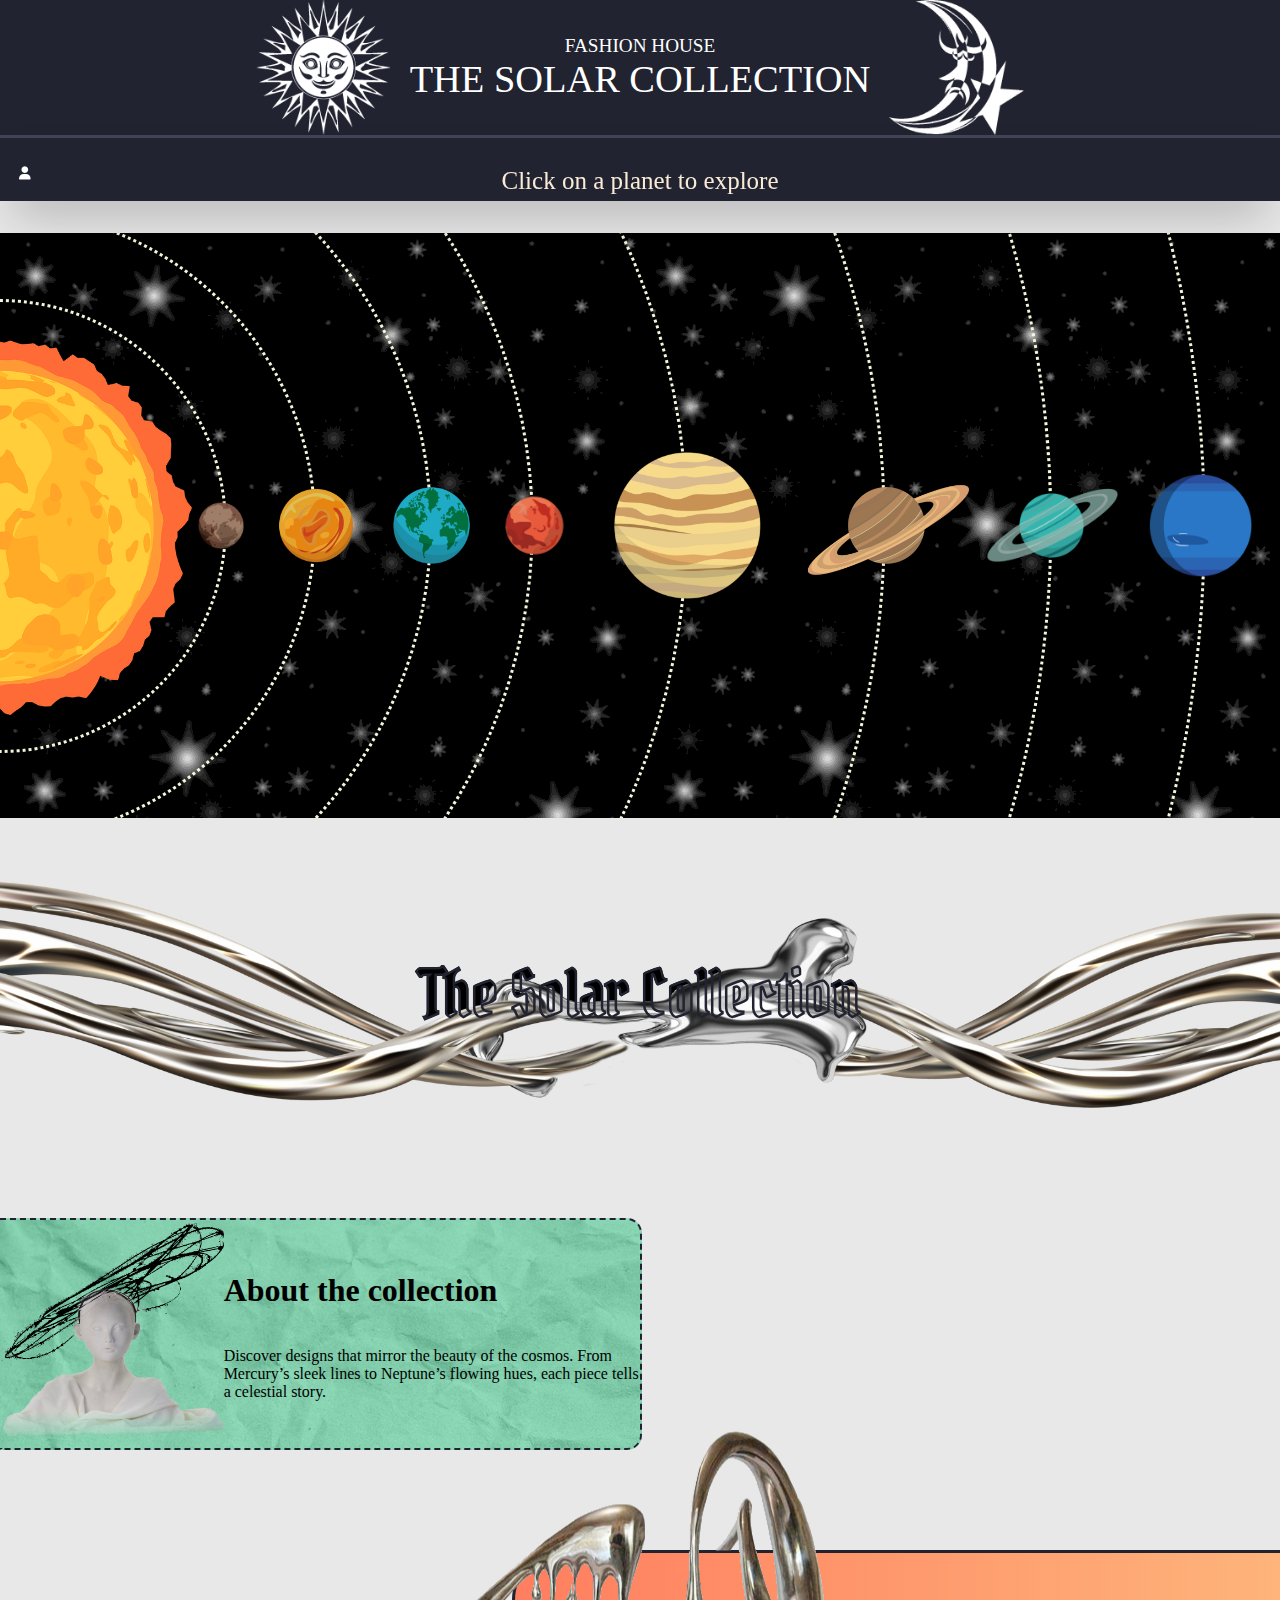
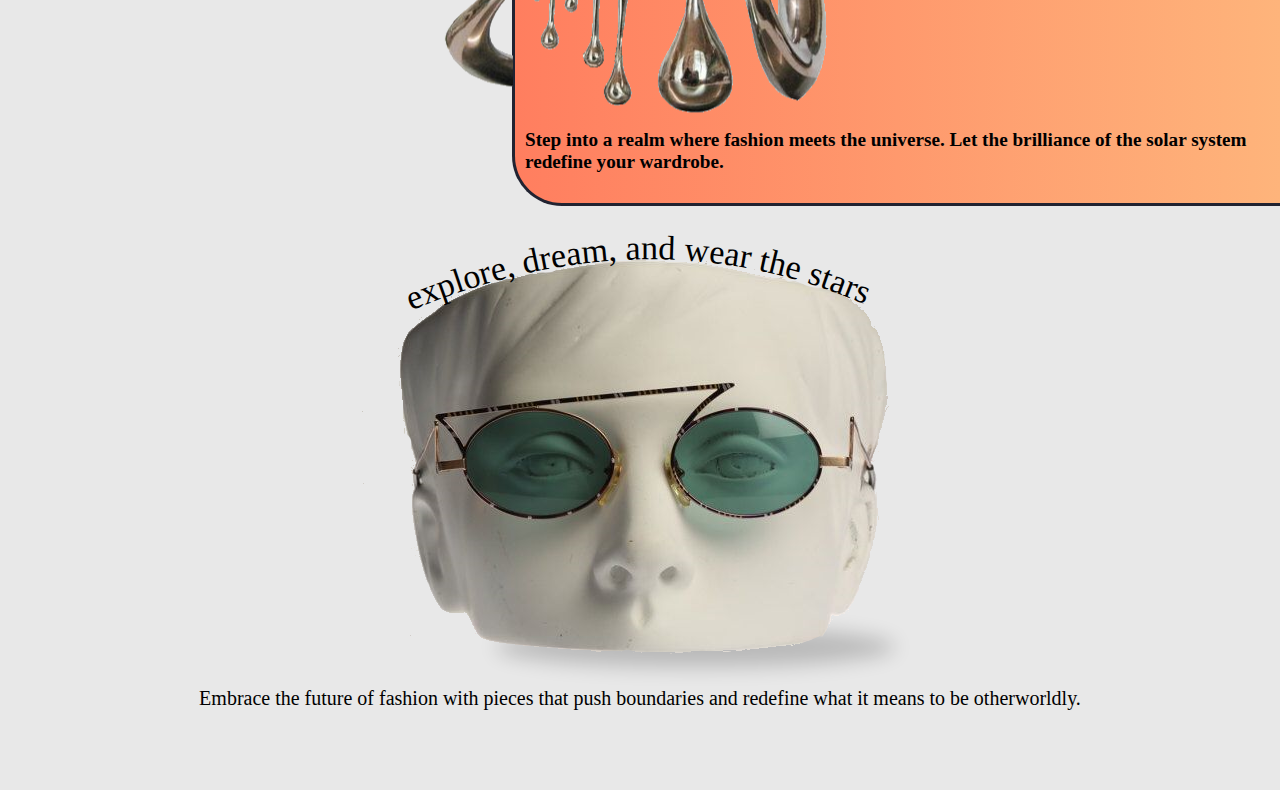
<file: index.html>
<!DOCTYPE html>
<html lang="eng">
<head>
    <meta charset="UTF-8">
    <meta name="viewport" content="width=device-width, initial-scale=1.0">
    <link rel="stylesheet" href="https://cdnjs.cloudflare.com/ajax/libs/font-awesome/6.2.0/css/all.min.css">
    <link rel="icon" type="image.png" href="assets/logo/moon.png">
    <title>The solar system collection</title>
    <style>
    </style>
    <link rel="stylesheet" href="styles/style.css">
</head>

<body>
    <header>
    <div class="head-a">
        <div class="logo">
            <img src="assets/logo/sun-logo.png" alt="">
        </div>
        <div class="logo text-logo">
            <div class="uni">FASHION HOUSE</div>
            <div class="aca">THE SOLAR COLLECTION</div>
        </div>
        <div class="logo">
            <img src="assets/logo/moon-logo.png" alt="">
        </div>
    </div>
    </header>
    <section class="nav-bar">
        <div class="nav-bar-elements">
            <p>Click on a planet to explore</p>
            <a href="pages/contact.html"><button class="signup"><i class="fa-solid fa-user"></i></button></a>
        </div>
    </section>
    </div>
    
    <section class="content-main">
        <div class="solar-system">
            <div class="system">
                <div class="sun"><img  src="assets/sun.png" alt=""></div>
                <div class="astro-obj" style="--quantity: 8">
                    <div class="planet-container" style="--position: 1; --ofset: 10; --scale:0.7"> 
                        <div class="planet" style="--position: 0.2; --scale:0.7"> 
                            <a href="pages/mercury.html"><button class="view-planet"></button></a>
                            <img id="slide-1" src="assets/planets/mercury.png" alt="">
                            <span class="ripple" style="--size:0.5; --ripples:1"></span>
                            <span class="ripple" style="--size:0.5; --ripples:2"></span>
                            <span class="ripple" style="--size:0.5; --ripples:3"></span> 
                            <div class="filter" style="--size:1"></div>
                        </div>
                    </div>
                    <div class="planet-container" style="--position: 2; --ofset: -15; --scale:1.2"> 
                        <div class="planet" style="--position: 0.8; --scale:1.2"> 
                            <a href="pages/venus.html"><button class="view-planet"></button></a>
                            <img id="slide-2" src="assets/planets/venus.png" alt="">
                            <span class="ripple" style="--size:0.7; --ripples:1"></span>
                            <span class="ripple" style="--size:0.7; --ripples:2"></span>
                            <span class="ripple" style="--size:0.7; --ripples:3"></span> 
                            <div class="filter" style="--size:1"></div>
                        </div>
                    </div>
                    <div class="planet-container" style="--position: 3; --ofset: 15; --scale:1.2"> 
                        <div class="planet" style="--position: 1.7; --scale:1.2"> 
                            <a href="pages/earth.html"><button class="view-planet"></button></a>
                            <img id="slide-3" src="assets/planets/earth.png" alt="">
                            <span class="ripple" style="--size:0.7; --ripples:1"></span>
                            <span class="ripple" style="--size:0.7; --ripples:2"></span>
                            <span class="ripple" style="--size:0.7; --ripples:3"></span> 
                            <div class="filter" style="--size:1"></div>
                        </div>
                    </div>
                    <div class="planet-container" style="--position: 4; --ofset: -10; --scale:0.9"> 
                        <div class="planet" style="--position: 2.4; --scale:0.9"> 
                            <a href="pages/mars.html"><button class="view-planet"></button></a>
                            <img id="slide-4" src="assets/planets/mars.png" alt="">
                            <span class="ripple" style="--size:0.5; --ripples:1"></span>
                            <span class="ripple" style="--size:0.5; --ripples:2"></span>
                            <span class="ripple" style="--size:0.5; --ripples:3"></span> 
                            <div class="filter" style="--size:1"></div>
                        </div>
                    </div>
                    <div class="planet-container" style="--position: 5; --ofset: 10; --scale:2.4"> 
                        <div class="planet" style="--position: 3.55; --scale:2.4"> 
                            <a href="pages/jupiter.html"><button class="view-planet"></button></a>
                            <img id="slide-5" src="assets/planets/jupiter.png" alt="">
                            <span class="ripple" style="--size:1.5; --ripples:1"></span>
                            <span class="ripple" style="--size:1.5; --ripples:2"></span>
                            <span class="ripple" style="--size:1.5; --ripples:3"></span> 
                            <div class="filter" style="--size:1"></div>
                        </div>
                    </div>
                    <div class="planet-container" style="--position: 6; --ofset: 5; --scale:2.0"> 
                        <div class="planet" style="--position: 5.2; --scale:2.0"> 
                            <a href="pages/saturn.html"><button class="view-planet"></button></a>
                            <img id="slide-5" src="assets/planets/saturn.png" alt="">
                            <span class="ripple" style="--size:1; --ripples:1"></span>
                            <span class="ripple" style="--size:1; --ripples:2"></span>
                            <span class="ripple" style="--size:1; --ripples:3"></span> 
                            <div class="filter" style="--size:0.65"></div>
                        </div>
                    </div>
                    <div class="planet-container" style="--position: 7; --ofset: -5; --scale:1.6"> 
                        <div class="planet" style="--position: 6.6; --scale:1.6"> 
                            <a href="pages/uranus.html"><button class="view-planet"></button></a>
                            <img id="slide-5" src="assets/planets/uranus.png" alt="">
                            <span class="ripple" style="--size:1; --ripples:1"></span>
                            <span class="ripple" style="--size:1; --ripples:2"></span>
                            <span class="ripple" style="--size:1; --ripples:3"></span> 
                            <div class="filter" style="--size:0.65"></div>
                        </div>
                    </div>
                    <div class="planet-container" style="--position: 8; --ofset: 3; --scale:1.6"> 
                        <div class="planet" style="--position: 7.8; --scale:1.6"> 
                            <a href="pages/neptune.html"><button class="view-planet"></button></a>
                            <img id="slide-5" src="assets/planets/neptune.png" alt="">
                            <span class="ripple" style="--size:1; --ripples:1"></span>
                            <span class="ripple" style="--size:1; --ripples:2"></span>
                            <span class="ripple" style="--size:1; --ripples:3"></span> 
                            <div class="filter" style="--size:1"></div>
                        </div>
                    </div>
                </div>
                <div class="orbit" style="--distance: 35"></div>
                <div class="orbit" style="--distance: 49"></div>
                <div class="orbit" style="--distance: 67"></div>
                <div class="orbit" style="--distance: 83"></div>
                <div class="orbit" style="--distance: 107"></div>
                <div class="orbit" style="--distance: 138"></div>
                <div class="orbit" style="--distance: 164"></div>
                <div class="orbit" style="--distance: 188"></div>
            </div>
        </div>
    </section>
    <main>
        <div class="metal-div" > 
            <h1 data-content="The Solar Collection">The Solar Collection</h1>
            <img src="assets/home-img/metal-div.png" alt="">
            
        </div>
        <div class="solar-colection">
            <div class="about"> 
                <div class="head-ink"><img src="assets/home-img/head.png" alt=""></div>
                <div class="text">
                    <h1>About the collection</h1>
                    <p>Discover designs that mirror the beauty of the cosmos. From Mercury’s sleek lines to Neptune’s flowing hues, each piece tells a celestial story.</p>
                </div>
            </div>
            <div class="info">
                <div class="drips"> <img src="assets/home-img/liquid.png" alt=""></div>
                <p>Step into a realm where fashion meets the universe. Let the brilliance of the solar system redefine your wardrobe.</p>

            </div>
            <div class="vision">
                <svg class="curving" viewbox="0 0 300 100">
                    <path id="curve" d="M 0 100 Q 160 10, 300 100" fill="none"></path>
                    <text class="text"> 
                    <textPath class="text__path" href="#curve" startOffset="15%">explore, dream, and wear the stars</textPath>
                </text>
                </svg>
                
                <div class="glasses"><img src="assets/home-img/glasses.png" alt=""></div>
                <div class="embrace">
                    <p>Embrace the future of fashion with pieces that push boundaries and redefine what it means to be otherworldly.</p>
                </div>
            </div>
            <div class="slider">
                
            </div>
        </div>
    </main>
</body>
</html>
</file>
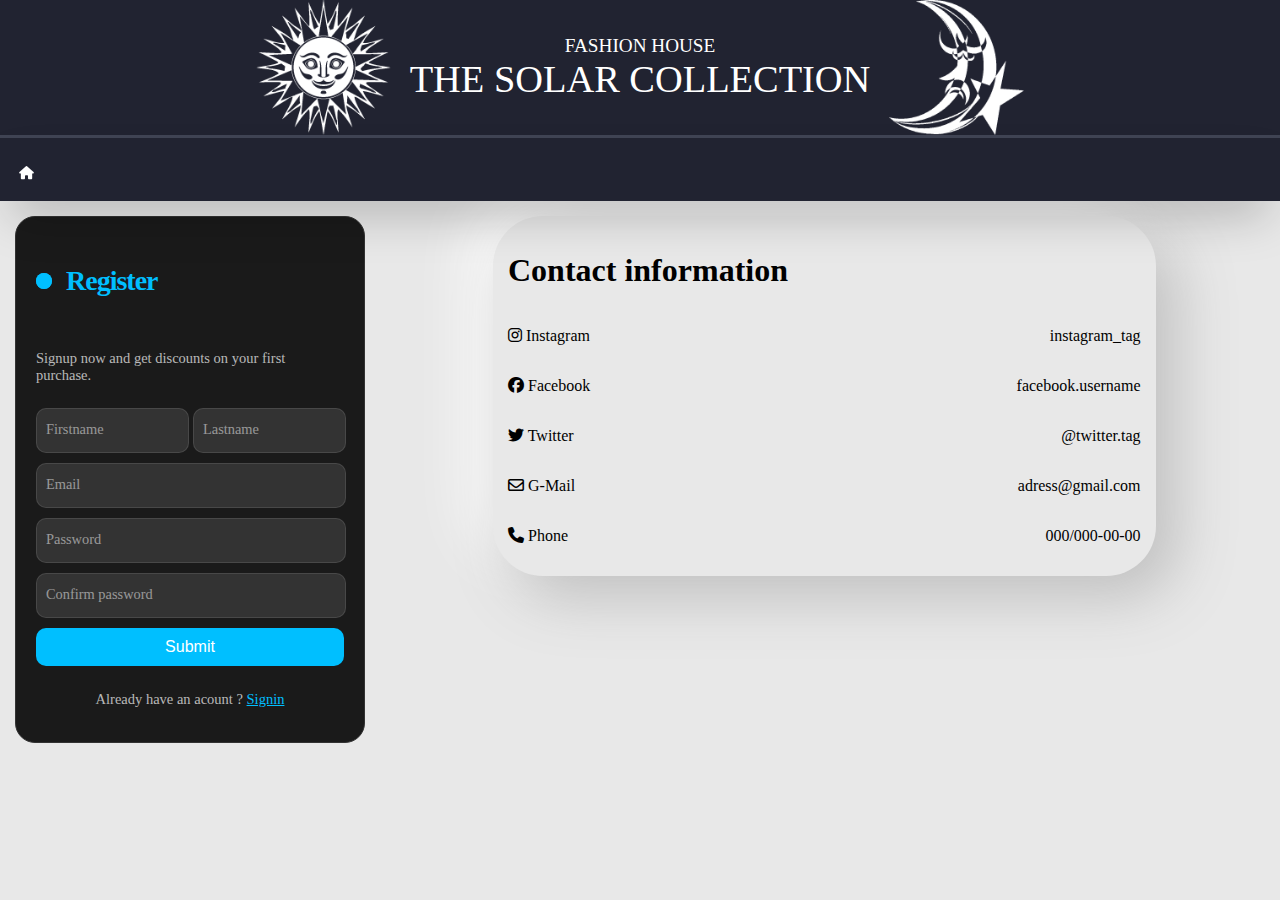
<file: pages/contact.html>
<!DOCTYPE html>
<html lang="eng">
<head>
    <meta charset="UTF-8">
    <meta name="viewport" content="width=device-width, initial-scale=1.0">
    <link rel="stylesheet" href="https://cdnjs.cloudflare.com/ajax/libs/font-awesome/6.2.0/css/all.min.css">
    <link rel="icon" type="image.png" href="assets/logo/moon.png">
    <title>The solar system collection - register</title>
    <style>
    </style>
    <link rel="stylesheet" href="../styles/style.css">
</head>

<body>
    <header>
    <div class="head-a">
        <div class="logo">
            <img src="../assets/logo/sun-logo.png" alt="">
        </div>
        <div class="logo text-logo">
            <div class="uni">FASHION HOUSE</div>
            <div class="aca">THE SOLAR COLLECTION</div>
        </div>
        <div class="logo">
            <img src="../assets/logo/moon-logo.png" alt="">
        </div>
    </div>
    </header>
    <section class="nav-bar">
        <div class="nav-bar-elements">
            <a href="../index.html"><button class="home-page">
                <i class="fa-solid fa-home"></i>
            </button></a>
    </section>
    </div>
    <div class="fcontent">
        <form class="form">
            <p class="ftitle">Register </p>
            <p class="message">Signup now and get discounts on your first purchase. </p>
                <div class="flex">
                <label>
                    <input class="input two" type="text" placeholder="" required="">
                    <span>Firstname</span>
                </label>

                <label>
                    <input class="input two" type="text" placeholder="" required="">
                    <span>Lastname</span>
                </label>
            </div>  
                    
            <label>
                <input class="input" type="email" placeholder="" required="">
                <span>Email</span>
            </label> 
                
            <label>
                <input class="input" type="password" placeholder="" required="">
                <span>Password</span>
            </label>
            <label>
                <input class="input" type="password" placeholder="" required="">
                <span>Confirm password</span>
            </label>
            <button class="submit">Submit</button>
            <p class="signin">Already have an acount ? <a href="#">Signin</a> </p>
        </form>
        <div class="contact">
            <h1>Contact information</h1>
            <div class="socials">
                <p><i class="fa-brands fa-instagram"></i> Instagram </p>
                <p>instagram_tag</p>
            </div>
            <div class="socials">
                <p><i class="fa-brands fa-facebook"></i> Facebook </p>
                <p>facebook.username</p>
            </div>
            <div class="socials">
                <p><i class="fa-brands fa-twitter"></i> Twitter </p>
                <p>@twitter.tag</p>
            </div>
            <div class="socials">
                <p><i class="fa-regular fa-envelope"></i> G-Mail </p>
                <p>adress@gmail.com</p>
            </div>
            <div class="socials">
                <p><i class="fa-solid fa-phone"></i> Phone </p>
                <p>000/000-00-00</p>
            </div>
        </div>
    </div>
</body>
</html>
</file>
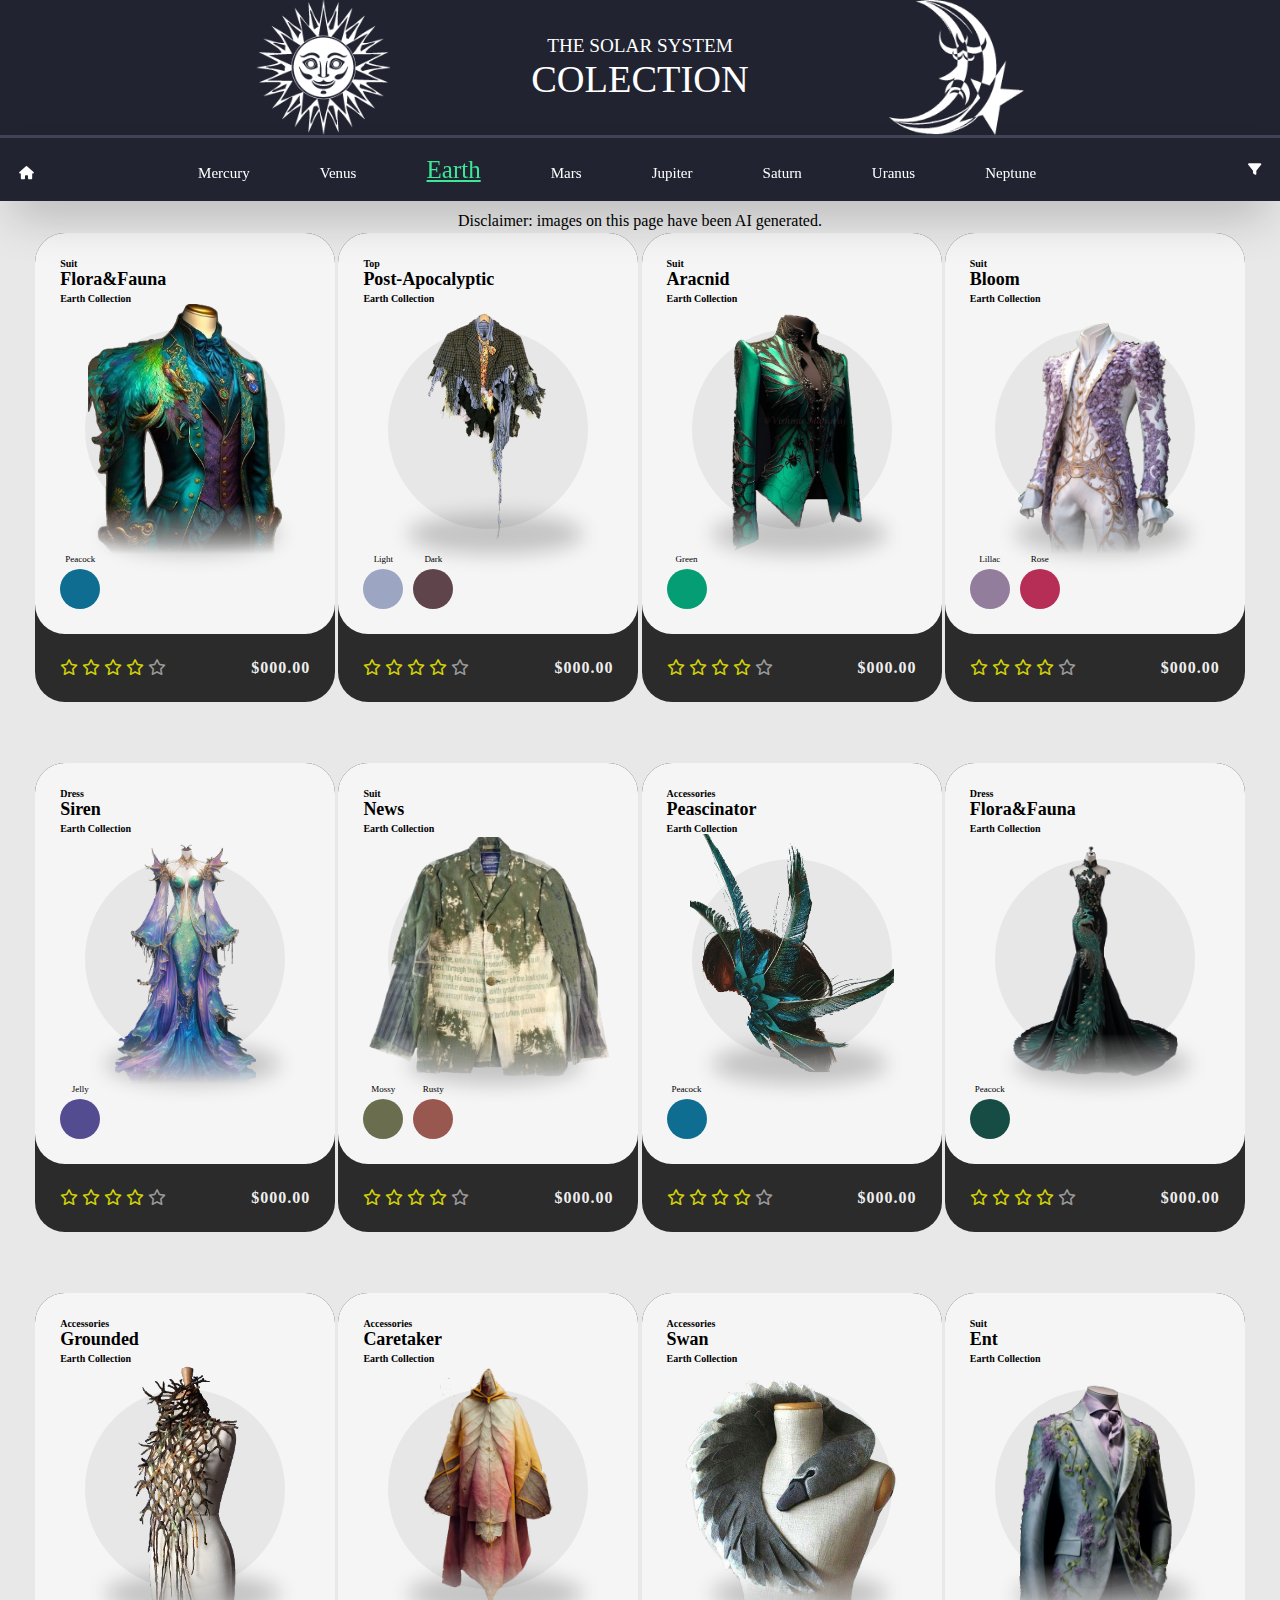
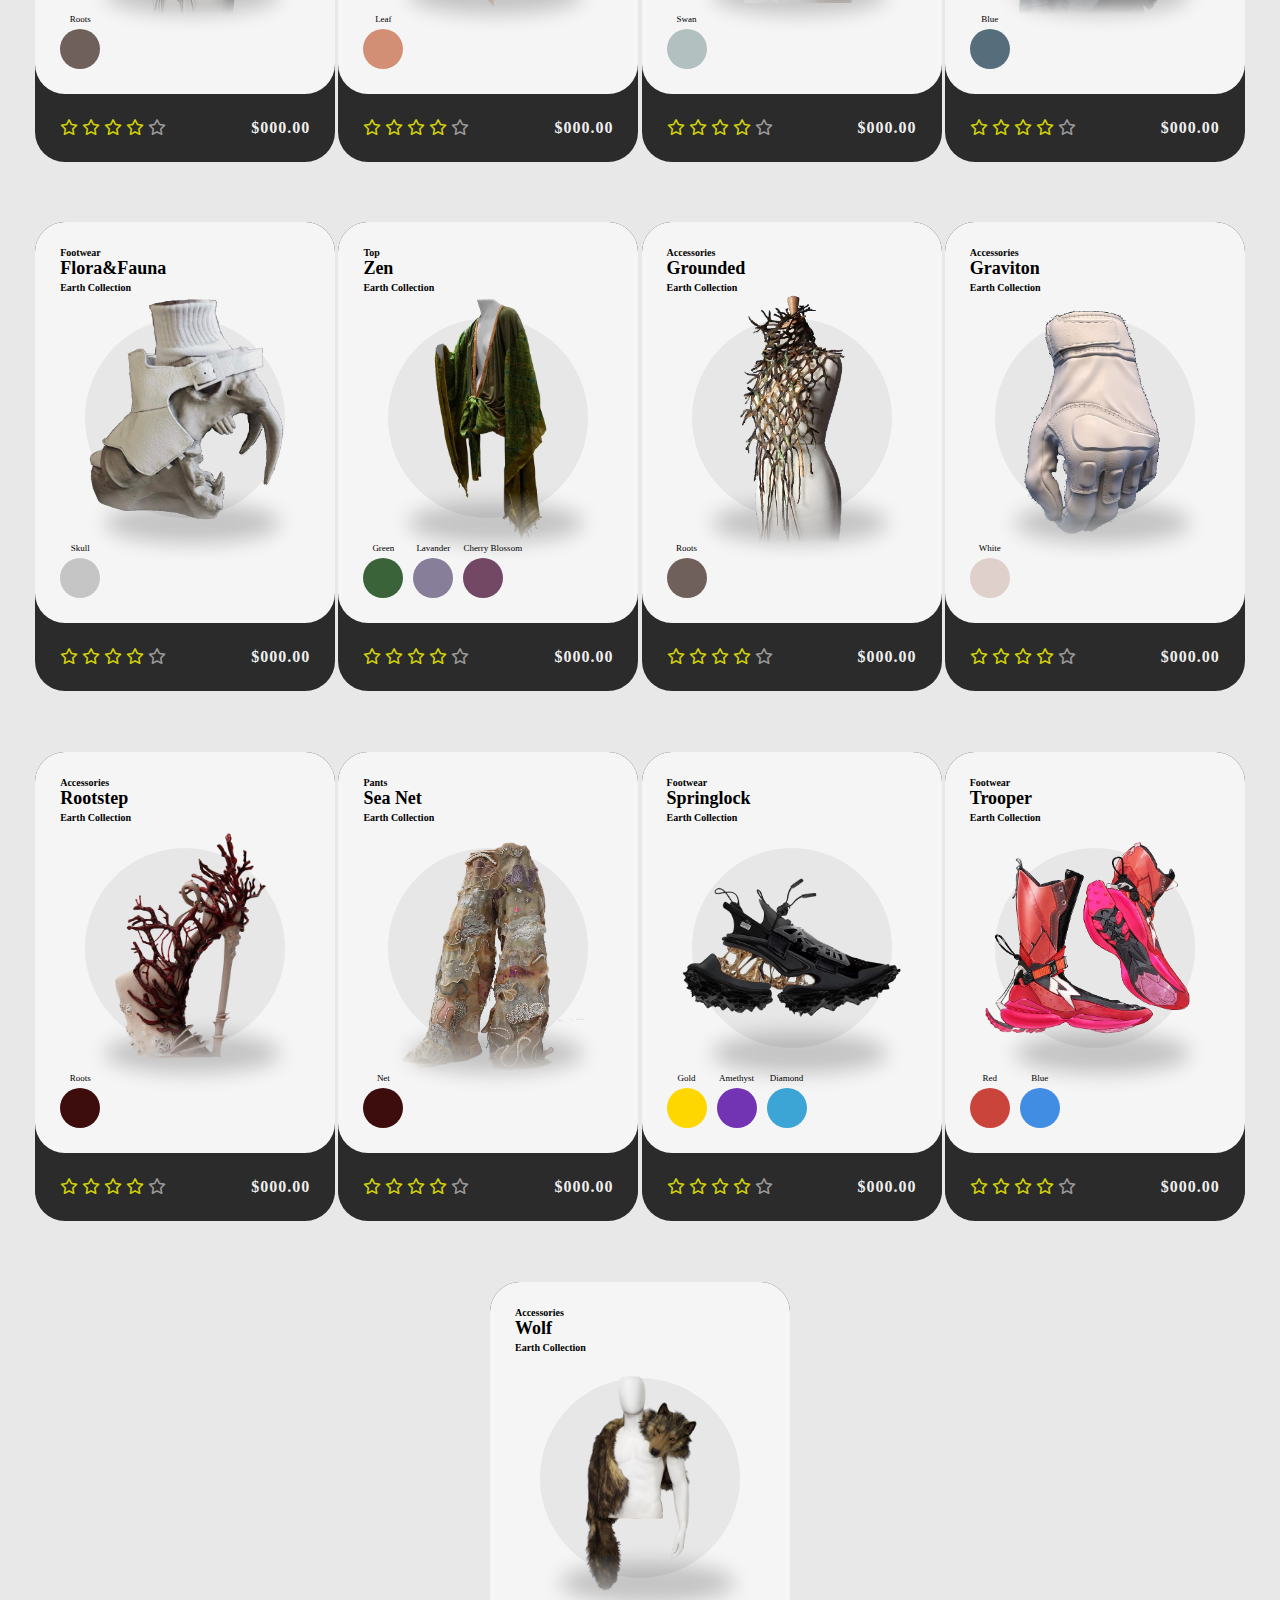
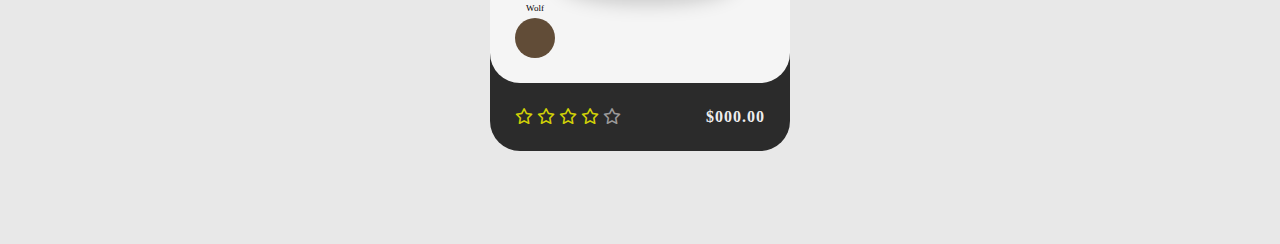
<file: pages/earth.html>
<!DOCTYPE html>
<html lang="eng">
<head>
    <meta charset="UTF-8">
    <meta name="viewport" content="width=device-width, initial-scale=1.0">
    <link rel="stylesheet" href="https://cdnjs.cloudflare.com/ajax/libs/font-awesome/6.2.0/css/all.min.css">
    <link rel="icon" type="image.png" href="assets/logo/moon.png">
    <script type="module">
        if (!("anchorName" in document.documentElement.style)) {
          import("https://unpkg.com/@oddbird/css-anchor-positioning");
        }
    </script>
    <title>The solar system collection - Earth</title>
    <style>
    </style>
    <link rel="stylesheet" href="../styles/style.css">
</head>

<body>
    <header>
        <div class="head-a">
            <div class="logo">
                <img src="../assets/logo/sun-logo.png" alt="">
            </div>
            <div class="logo text-logo">
                <div class="uni">THE SOLAR SYSTEM</div>
                <div class="aca">COLECTION</div>
            </div>
            <div class="logo">
                <img src="../assets/logo/moon-logo.png" alt="">
            </div>
        </div>
    </header>
    <section class="nav-bar">
        <div class="nav-bar-elements">
            <a href="../index.html"><button class="home-page">
                <i class="fa-solid fa-home"></i>
            </button></a>
            <div class="hop">
                <ul class="jump">
                    <li><a href="../pages/mercury.html">Mercury</a></li>
                    <li><a href="../pages/venus.html">Venus</a></li>
                    <li class="here"><a href="#">Earth</a></li>
                    <li><a href="../pages/mars.html">Mars</a></li>
                    <li><a href="../pages/jupiter.html">Jupiter</a></li>
                    <li><a href="../pages/saturn.html">Saturn</a></li>
                    <li><a href="../pages/uranus.html">Uranus</a></li>
                    <li><a href="../pages/neptune.html">Neptune</a></li>
                </ul>
            </div>
            <div class="minihop">
                <ul class="jump">
                    <li><a href="../pages/mercury.html">Me</a></li>
                    <li><a href="../pages/venus.html">Ve</a></li>
                    <li class="here"><a href="#">Ea</a></li>
                    <li><a href="../pages/mars.html">Ma</a></li>
                    <li><a href="../pages/jupiter.html">Ju</a></li>
                    <li><a href="../pages/saturn.html">Sa</a></li>
                    <li><a href="../pages/uranus.html">Ur</a></li>
                    <li><a href="../pages/neptune.html">Ne</a></li>
                </ul>
            </div>
            <button popovertarget="filter-menu" class="filter"><i class="fa-solid fa-filter"></i></button>
            <div popover id="filter-menu" class="filter-menu">
                <div class="filter-checkboxes">
                    <span class="option">
                    <input type="checkbox" checked id="mens" value="" name="filters"  class="mens" ><label for="mens" >Men</label>
                    </span>
                    <span class="option">
                    <input type="checkbox" checked id="womens" value="" name="filters"  class="womens" ><label for="womens">Women</label>
                    </span>
                    <span class="option">
                        <input type="checkbox" checked id="suits" value="" name="filters"  class="suits" ><label for="suits">Suits</label>
                    </span>
                    <span class="option">
                        <input type="checkbox" checked id="dresses" value="" name="filters"  class="dresses" ><label for="dresses">Dresses</label>
                    </span>
                    <span class="option">
                        <input type="checkbox" checked id="pants" value="" name="filters"  class="pants" ><label for="pants">Bottoms</label>
                    </span>
                    <span class="option">
                        <input type="checkbox" checked id="tops" value="" name="filters"  class="tops" ><label for="tops">Tops</label>
                    </span>
                    <span class="option">
                        <input type="checkbox" checked id="footwear" value="" name="filters"  class="footwear" ><label for="footwear">Footwear</label>
                    </span>
                    <span class="option">
                        <input type="checkbox" checked id="accessories" value="" name="filters"  class="accessories" ><label for="accessories">Accessories</label>
                    </span>
                </div>
            </div>
        </div>      
    </section>



    <section class="content">
        <p class="disclaimer">Disclaimer: images on this page have been AI generated.</p>
        <div class="card-mens-suit-earth">
            <div class="basicInfo">
                <div class="title">
                    <div class="category">Suit</div>
                    <div class="name">Flora&Fauna</div>
                    <div class="info">Earth Collection</div>
                </div>
                <div class="images">
                    <div class="img">
                        <div class="item">
                            <input type="radio" name="poc1" id="aoption1" checked>
                            <img src="../assets/clothes-earth/Peacock-suit.png">
                        </div>
                    </div>
                </div>
                <div class="colors">
                    <label for="aoption1">
                        <div class="name">Peacock</div>
                        <div class="ellipse" style="background:#0F6D91"></div>
                    </label>
                </div>
                <div class="addCard">
                    <i class="fa fa-shopping-basket"></i>
                </div>
            </div>
            <div class="mores">
                <div class="stars">
                    <i class="fa-regular fa-star text-yellow"></i>
                    <i class="fa-regular fa-star text-yellow"></i>
                    <i class="fa-regular fa-star text-yellow"></i>
                    <i class="fa-regular fa-star text-yellow"></i>
                    <i class="fa-regular fa-star"></i>
                </div>
                <div class="price">$000.00</div>
            </div>
        </div>





        <div class="card-mens-top-earth">
            <div class="basicInfo">
                <div class="title">
                    <div class="category">Top</div>
                    <div class="name">Post-Apocalyptic</div>
                    <div class="info">Earth Collection</div>
                </div>
                <div class="images">
                    <div class="img">
                        <div class="item">
                            <input type="radio" name="poc2" id="boption1" checked>
                            <img src="../assets/clothes-earth/distressed-top.png">
                        </div>
                        <div class="item">
                            <input type="radio" name="poc2" id="boption2">
                            <img src="../assets/clothes-earth/distressed-top1.png">
                        </div>
                    </div>
                </div>
                <div class="colors">
                    <label for="boption1">
                        <div class="name">Light</div>
                        <div class="ellipse" style="background:#9CA5C2"></div>
                    </label>
                    <label for="boption2">
                        <div class="name">Dark</div>
                        <div class="ellipse" style="background:#60444B"></div>
                    </label>
                </div>
                <div class="addCard">
                    <i class="fa fa-shopping-basket"></i>
                </div>
            </div>
            <div class="mores">
                <div class="stars">
                    <i class="fa-regular fa-star text-yellow"></i>
                    <i class="fa-regular fa-star text-yellow"></i>
                    <i class="fa-regular fa-star text-yellow"></i>
                    <i class="fa-regular fa-star text-yellow"></i>
                    <i class="fa-regular fa-star"></i>
                </div>
                <div class="price">$000.00</div>
            </div>
        </div>
        



        
        <div class="card-mens-suit-earth">
            <div class="basicInfo">
                <div class="title">
                    <div class="category">Suit</div>
                    <div class="name">Aracnid</div>
                    <div class="info">Earth Collection</div>
                </div>
                <div class="images">
                    <div class="img">
                        <div class="item">
                            <input type="radio" name="poc6" id="foption" checked>
                            <img src="../assets/clothes-earth/aracnid-suit.png">
                        </div>
                    </div>
                </div>
                <div class="colors">
                    <label for="foption">
                        <div class="name">Green</div>
                        <div class="ellipse" style="background:#059D74"></div>
                    </label>
                </div>
                <div class="addCard">
                    <i class="fa fa-shopping-basket"></i>
                </div>
            </div>
            <div class="mores">
                <div class="stars">
                    <i class="fa-regular fa-star text-yellow"></i>
                    <i class="fa-regular fa-star text-yellow"></i>
                    <i class="fa-regular fa-star text-yellow"></i>
                    <i class="fa-regular fa-star text-yellow"></i>
                    <i class="fa-regular fa-star"></i>
                </div>
                <div class="price">$000.00</div>
            </div>
        </div>
        



        
        <div class="card-mens-suit-earth">
            <div class="basicInfo">
                <div class="title">
                    <div class="category">Suit</div>
                    <div class="name">Bloom</div>
                    <div class="info">Earth Collection</div>
                </div>
                <div class="images">
                    <div class="img">
                        <div class="item">
                            <input type="radio" name="poc7" id="goption" checked>
                            <img src="../assets/clothes-earth/bloom-suit.png">
                        </div>
                        <div class="item">
                            <input type="radio" name="poc7" id="goption1" >
                            <img src="../assets/clothes-earth/bloom-suit1.png">
                        </div>
                    </div>
                </div>
                <div class="colors">
                    <label for="goption">
                        <div class="name">Lillac</div>
                        <div class="ellipse" style="background:#927D9C"></div>
                    </label>
                    <label for="goption1">
                        <div class="name">Rose</div>
                        <div class="ellipse" style="background:#B62E55"></div>
                    </label>
                </div>
                <div class="addCard">
                    <i class="fa fa-shopping-basket"></i>
                </div>
            </div>
            <div class="mores">
                <div class="stars">
                    <i class="fa-regular fa-star text-yellow"></i>
                    <i class="fa-regular fa-star text-yellow"></i>
                    <i class="fa-regular fa-star text-yellow"></i>
                    <i class="fa-regular fa-star text-yellow"></i>
                    <i class="fa-regular fa-star"></i>
                </div>
                <div class="price">$000.00</div>
            </div>
        </div>
        



        
        <div class="card-female-dress-earth">
            <div class="basicInfo">
                <div class="title">
                    <div class="category">Dress</div>
                    <div class="name">Siren</div>
                    <div class="info">Earth Collection</div>
                </div>
                <div class="images">
                    <div class="img">
                        <div class="item">
                            <input type="radio" name="poc8" id="hoption" checked>
                            <img src="../assets/clothes-earth/jelly-dress.png">
                        </div>
                    </div>
                </div>
                <div class="colors">
                    <label for="hoption">
                        <div class="name">Jelly</div>
                        <div class="ellipse" style="background:#534C90"></div>
                    </label>
                </div>
                <div class="addCard">
                    <i class="fa fa-shopping-basket"></i>
                </div>
            </div>
            <div class="mores">
                <div class="stars">
                    <i class="fa-regular fa-star text-yellow"></i>
                    <i class="fa-regular fa-star text-yellow"></i>
                    <i class="fa-regular fa-star text-yellow"></i>
                    <i class="fa-regular fa-star text-yellow"></i>
                    <i class="fa-regular fa-star"></i>
                </div>
                <div class="price">$000.00</div>
            </div>
        </div>
        



        
        <div class="card-mens-suit-earth">
            <div class="basicInfo">
                <div class="title">
                    <div class="category">Suit</div>
                    <div class="name">News</div>
                    <div class="info">Earth Collection</div>
                </div>
                <div class="images">
                    <div class="img">
                        <div class="item">
                            <input type="radio" name="poc9" id="ioption" checked>
                            <img src="../assets/clothes-earth/news-suit.png">
                        </div>
                        <div class="item">
                            <input type="radio" name="poc9" id="ioption1" >
                            <img src="../assets/clothes-earth/news-suit1.png">
                        </div>
                    </div>
                </div>
                <div class="colors">
                    <label for="ioption">
                        <div class="name">Mossy</div>
                        <div class="ellipse" style="background:#6A6D4E"></div>
                    </label>
                    <label for="ioption1">
                        <div class="name">Rusty</div>
                        <div class="ellipse" style="background:#98584F"></div>
                    </label>
                </div>
                <div class="addCard">
                    <i class="fa fa-shopping-basket"></i>
                </div>
            </div>
            <div class="mores">
                <div class="stars">
                    <i class="fa-regular fa-star text-yellow"></i>
                    <i class="fa-regular fa-star text-yellow"></i>
                    <i class="fa-regular fa-star text-yellow"></i>
                    <i class="fa-regular fa-star text-yellow"></i>
                    <i class="fa-regular fa-star"></i>
                </div>
                <div class="price">$000.00</div>
            </div>
        </div>
        



        
        <div class="card-female-accessories-earth">
            <div class="basicInfo">
                <div class="title">
                    <div class="category">Accessories</div>
                    <div class="name">Peascinator</div>
                    <div class="info">Earth Collection</div>
                </div>
                <div class="images">
                    <div class="img">
                        <div class="item">
                            <input type="radio" name="poc10" id="joption" checked>
                            <img src="../assets/clothes-earth/peacock-acc.png">
                        </div>
                    </div>
                </div>
                <div class="colors">
                    <label for="joption">
                        <div class="name">Peacock</div>
                        <div class="ellipse" style="background:#0F6D91"></div>
                    </label>
                </div>
                <div class="addCard">
                    <i class="fa fa-shopping-basket"></i>
                </div>
            </div>
            <div class="mores">
                <div class="stars">
                    <i class="fa-regular fa-star text-yellow"></i>
                    <i class="fa-regular fa-star text-yellow"></i>
                    <i class="fa-regular fa-star text-yellow"></i>
                    <i class="fa-regular fa-star text-yellow"></i>
                    <i class="fa-regular fa-star"></i>
                </div>
                <div class="price">$000.00</div>
            </div>
        </div>
        



        
        <div class="card-female-dress-earth">
            <div class="basicInfo">
                <div class="title">
                    <div class="category">Dress</div>
                    <div class="name">Flora&Fauna</div>
                    <div class="info">Earth Collection</div>
                </div>
                <div class="images">
                    <div class="img">
                        <div class="item">
                            <input type="radio" name="poc3" id="coption" checked>
                            <img src="../assets/clothes-earth/peacock-dress.png">
                        </div>
                    </div>
                </div>
                <div class="colors">
                    <label for="coption">
                        <div class="name">Peacock</div>
                        <div class="ellipse" style="background:#174C44"></div>
                    </label>
                </div>
                <div class="addCard">
                    <i class="fa fa-shopping-basket"></i>
                </div>
            </div>
            <div class="mores">
                <div class="stars">
                    <i class="fa-regular fa-star text-yellow"></i>
                    <i class="fa-regular fa-star text-yellow"></i>
                    <i class="fa-regular fa-star text-yellow"></i>
                    <i class="fa-regular fa-star text-yellow"></i>
                    <i class="fa-regular fa-star"></i>
                </div>
                <div class="price">$000.00</div>
            </div>
        </div>
        



        
        <div class="card-female-accessories-earth">
            <div class="basicInfo">
                <div class="title">
                    <div class="category">Accessories</div>
                    <div class="name">Grounded</div>
                    <div class="info">Earth Collection</div>
                </div>
                <div class="images">
                    <div class="img">
                        <div class="item">
                            <input type="radio" name="poc14" id="noption" checked>
                            <img src="../assets/clothes-earth/roots-acc.png">
                        </div>
                    </div>
                </div>
                <div class="colors">
                    <label for="noption">
                        <div class="name">Roots</div>
                        <div class="ellipse" style="background:#6F605B"></div>
                    </label>
                </div>
                <div class="addCard">
                    <i class="fa fa-shopping-basket"></i>
                </div>
            </div>
            <div class="mores">
                <div class="stars">
                    <i class="fa-regular fa-star text-yellow"></i>
                    <i class="fa-regular fa-star text-yellow"></i>
                    <i class="fa-regular fa-star text-yellow"></i>
                    <i class="fa-regular fa-star text-yellow"></i>
                    <i class="fa-regular fa-star"></i>
                </div>
                <div class="price">$000.00</div>
            </div>
        </div>
        



        
        <div class="card-female-accessories-earth">
            <div class="basicInfo">
                <div class="title">
                    <div class="category">Accessories</div>
                    <div class="name">Caretaker</div>
                    <div class="info">Earth Collection</div>
                </div>
                <div class="images">
                    <div class="img">
                        <div class="item">
                            <input type="radio" name="poc13" id="moption" checked>
                            <img src="../assets/clothes-earth/caretaker-acc.png">
                        </div>
                    </div>
                </div>
                <div class="colors">
                    <label for="moption">
                        <div class="name">Leaf</div>
                        <div class="ellipse" style="background:#D28F75"></div>
                    </label>
                </div>
                <div class="addCard">
                    <i class="fa fa-shopping-basket"></i>
                </div>
            </div>
            <div class="mores">
                <div class="stars">
                    <i class="fa-regular fa-star text-yellow"></i>
                    <i class="fa-regular fa-star text-yellow"></i>
                    <i class="fa-regular fa-star text-yellow"></i>
                    <i class="fa-regular fa-star text-yellow"></i>
                    <i class="fa-regular fa-star"></i>
                </div>
                <div class="price">$000.00</div>
            </div>
        </div>
        



        
        <div class="card-female-accessories-earth">
            <div class="basicInfo">
                <div class="title">
                    <div class="category">Accessories</div>
                    <div class="name">Swan</div>
                    <div class="info">Earth Collection</div>
                </div>
                <div class="images">
                    <div class="img">
                        <div class="item">
                            <input type="radio" name="poc12" id="loption" checked>
                            <img src="../assets/clothes-earth/swan-acc.png">
                        </div>
                    </div>
                </div>
                <div class="colors">
                    <label for="loption">
                        <div class="name">Swan</div>
                        <div class="ellipse" style="background:#B2C0C0"></div>
                    </label>
                </div>
                <div class="addCard">
                    <i class="fa fa-shopping-basket"></i>
                </div>
            </div>
            <div class="mores">
                <div class="stars">
                    <i class="fa-regular fa-star text-yellow"></i>
                    <i class="fa-regular fa-star text-yellow"></i>
                    <i class="fa-regular fa-star text-yellow"></i>
                    <i class="fa-regular fa-star text-yellow"></i>
                    <i class="fa-regular fa-star"></i>
                </div>
                <div class="price">$000.00</div>
            </div>
        </div>
        



        
        <div class="card-mens-suit-earth">
            <div class="basicInfo">
                <div class="title">
                    <div class="category">Suit</div>
                    <div class="name">Ent</div>
                    <div class="info">Earth Collection</div>
                </div>
                <div class="images">
                    <div class="img">
                        <div class="item">
                            <input type="radio" name="poc11" id="koption" checked>
                            <img src="../assets/clothes-earth/vine-suit.png">
                        </div>
                    </div>
                </div>
                <div class="colors">
                    <label for="koption">
                        <div class="name">Blue</div>
                        <div class="ellipse" style="background:#566D7B"></div>
                    </label>
                </div>
                <div class="addCard">
                    <i class="fa fa-shopping-basket"></i>
                </div>
            </div>
            <div class="mores">
                <div class="stars">
                    <i class="fa-regular fa-star text-yellow"></i>
                    <i class="fa-regular fa-star text-yellow"></i>
                    <i class="fa-regular fa-star text-yellow"></i>
                    <i class="fa-regular fa-star text-yellow"></i>
                    <i class="fa-regular fa-star"></i>
                </div>
                <div class="price">$000.00</div>
            </div>
        </div>
        



        
        <div class="card-female-footwear-earth">
            <div class="basicInfo">
                <div class="title">
                    <div class="category">Footwear</div>
                    <div class="name">Flora&Fauna</div>
                    <div class="info">Earth Collection</div>
                </div>
                <div class="images">
                    <div class="img">
                        <div class="item">
                            <input type="radio" name="poc4" id="doption" checked>
                            <img src="../assets/clothes-earth/skull-footwear.png">
                        </div>
                    </div>
                </div>
                <div class="colors">
                    <label for="doption">
                        <div class="name">Skull</div>
                        <div class="ellipse" style="background:#C5C5C5"></div>
                    </label>
                </div>
                <div class="addCard">
                    <i class="fa fa-shopping-basket"></i>
                </div>
            </div>
            <div class="mores">
                <div class="stars">
                    <i class="fa-regular fa-star text-yellow"></i>
                    <i class="fa-regular fa-star text-yellow"></i>
                    <i class="fa-regular fa-star text-yellow"></i>
                    <i class="fa-regular fa-star text-yellow"></i>
                    <i class="fa-regular fa-star"></i>
                </div>
                <div class="price">$000.00</div>
            </div>
        </div>
        



        
        <div class="card-mens-top-earth">
            <div class="basicInfo">
                <div class="title">
                    <div class="category">Top</div>
                    <div class="name">Zen</div>
                    <div class="info">Earth Collection</div>
                </div>
                <div class="images">
                    <div class="img">
                        <div class="item">
                            <input type="radio" name="poc5" id="eoption1" checked>
                            <img src="../assets/clothes-earth/zen-top.png">
                        </div>
                        <div class="item">
                            <input type="radio" name="poc5" id="eoption2">
                            <img src="../assets/clothes-earth/zen-top1.png">
                        </div>
                        <div class="item">
                            <input type="radio" name="poc5" id="eoption3">
                            <img src="../assets/clothes-earth/zen-top2.png">
                        </div>
                    </div>
                </div>
                <div class="colors">
                    <label for="eoption1">
                        <div class="name">Green</div>
                        <div class="ellipse" style="background:#3A6339"></div>
                    </label>
                    <label for="eoption3">
                        <div class="name">Lavander</div>
                        <div class="ellipse" style="background:#877E99"></div>
                    </label>
                    <label for="eoption2">
                        <div class="name">Cherry Blossom</div>
                        <div class="ellipse" style="background:#734865"></div>
                    </label>
                </div>
                <div class="addCard">
                    <i class="fa fa-shopping-basket"></i>
                </div>
            </div>
            <div class="mores">
                <div class="stars">
                    <i class="fa-regular fa-star text-yellow"></i>
                    <i class="fa-regular fa-star text-yellow"></i>
                    <i class="fa-regular fa-star text-yellow"></i>
                    <i class="fa-regular fa-star text-yellow"></i>
                    <i class="fa-regular fa-star"></i>
                </div>
                <div class="price">$000.00</div>
            </div>
        </div>
        



        
        <div class="card-female-accessories-earth">
            <div class="basicInfo">
                <div class="title">
                    <div class="category">Accessories</div>
                    <div class="name">Grounded</div>
                    <div class="info">Earth Collection</div>
                </div>
                <div class="images">
                    <div class="img">
                        <div class="item">
                            <input type="radio" name="poc15" id="ooption" checked>
                            <img src="../assets/clothes-earth/roots-acc.png">
                        </div>
                    </div>
                </div>
                <div class="colors">
                    <label for="ooption">
                        <div class="name">Roots</div>
                        <div class="ellipse" style="background:#6F605B"></div>
                    </label>
                </div>
                <div class="addCard">
                    <i class="fa fa-shopping-basket"></i>
                </div>
            </div>
            <div class="mores">
                <div class="stars">
                    <i class="fa-regular fa-star text-yellow"></i>
                    <i class="fa-regular fa-star text-yellow"></i>
                    <i class="fa-regular fa-star text-yellow"></i>
                    <i class="fa-regular fa-star text-yellow"></i>
                    <i class="fa-regular fa-star"></i>
                </div>
                <div class="price">$000.00</div>
            </div>
        </div>
        



        
        <div class="card-accessories-earth">
            <div class="basicInfo">
                <div class="title">
                    <div class="category">Accessories</div>
                    <div class="name">Graviton</div>
                    <div class="info">Earth Collection</div>
                </div>
                <div class="images">
                    <div class="img">
                        <div class="item">
                            <input type="radio" name="poc16" id="poption" checked>
                            <img src="../assets/clothes-earth/graviton-acc.png">
                        </div>
                    </div>
                </div>
                <div class="colors">
                    <label for="poption">
                        <div class="name">White</div>
                        <div class="ellipse" style="background:#dfd0cb"></div>
                    </label>
                </div>
                <div class="addCard">
                    <i class="fa fa-shopping-basket"></i>
                </div>
            </div>
            <div class="mores">
                <div class="stars">
                    <i class="fa-regular fa-star text-yellow"></i>
                    <i class="fa-regular fa-star text-yellow"></i>
                    <i class="fa-regular fa-star text-yellow"></i>
                    <i class="fa-regular fa-star text-yellow"></i>
                    <i class="fa-regular fa-star"></i>
                </div>
                <div class="price">$000.00</div>
            </div>
        </div>
        



        
        <div class="card-female-accessories-earth">
            <div class="basicInfo">
                <div class="title">
                    <div class="category">Accessories</div>
                    <div class="name">Rootstep</div>
                    <div class="info">Earth Collection</div>
                </div>
                <div class="images">
                    <div class="img">
                        <div class="item">
                            <input type="radio" name="poc17" id="qoption" checked>
                            <img src="../assets/clothes-earth/root-shoe.png">
                        </div>
                    </div>
                </div>
                <div class="colors">
                    <label for="qoption">
                        <div class="name">Roots</div>
                        <div class="ellipse" style="background:#3D0D0D"></div>
                    </label>
                </div>
                <div class="addCard">
                    <i class="fa fa-shopping-basket"></i>
                </div>
            </div>
            <div class="mores">
                <div class="stars">
                    <i class="fa-regular fa-star text-yellow"></i>
                    <i class="fa-regular fa-star text-yellow"></i>
                    <i class="fa-regular fa-star text-yellow"></i>
                    <i class="fa-regular fa-star text-yellow"></i>
                    <i class="fa-regular fa-star"></i>
                </div>
                <div class="price">$000.00</div>
            </div>
        </div>
        



        
        <div class="card-female-pants-earth">
            <div class="basicInfo">
                <div class="title">
                    <div class="category">Pants</div>
                    <div class="name">Sea Net</div>
                    <div class="info">Earth Collection</div>
                </div>
                <div class="images">
                    <div class="img">
                        <div class="item">
                            <input type="radio" name="poc18" id="roption" checked>
                            <img src="../assets/clothes-earth/sea-net.png">
                        </div>
                    </div>
                </div>
                <div class="colors">
                    <label for="roption">
                        <div class="name">Net</div>
                        <div class="ellipse" style="background:#3D0D0D"></div>
                    </label>
                </div>
                <div class="addCard">
                    <i class="fa fa-shopping-basket"></i>
                </div>
            </div>
            <div class="mores">
                <div class="stars">
                    <i class="fa-regular fa-star text-yellow"></i>
                    <i class="fa-regular fa-star text-yellow"></i>
                    <i class="fa-regular fa-star text-yellow"></i>
                    <i class="fa-regular fa-star text-yellow"></i>
                    <i class="fa-regular fa-star"></i>
                </div>
                <div class="price">$000.00</div>
            </div>
        </div>
        



        
        <div class="card-footwear-earth">
            <div class="basicInfo">
                <div class="title">
                    <div class="category">Footwear</div>
                    <div class="name">Springlock</div>
                    <div class="info">Earth Collection</div>
                </div>
                <div class="images">
                    <div class="img">
                        <div class="item">
                            <input type="radio" name="poc19" id="soption" checked>
                            <img src="../assets/clothes-earth/springlock.png">
                        </div>
                        <div class="item">
                            <input type="radio" name="poc19" id="soption1">
                            <img src="../assets/clothes-earth/springlock1.png">
                        </div>
                        <div class="item">
                            <input type="radio" name="poc19" id="soption2">
                            <img src="../assets/clothes-earth/springlock2.png">
                        </div>
                    </div>
                </div>
                <div class="colors">
                    <label for="soption">
                        <div class="name">Gold</div>
                        <div class="ellipse" style="background:gold"></div>
                    </label>
                    <label for="soption1">
                        <div class="name">Amethyst</div>
                        <div class="ellipse" style="background:#7234B3"></div>
                    </label>
                    <label for="soption2">
                        <div class="name">Diamond</div>
                        <div class="ellipse" style="background:#3CA5D5"></div>
                    </label>
                </div>
                <div class="addCard">
                    <i class="fa fa-shopping-basket"></i>
                </div>
            </div>
            <div class="mores">
                <div class="stars">
                    <i class="fa-regular fa-star text-yellow"></i>
                    <i class="fa-regular fa-star text-yellow"></i>
                    <i class="fa-regular fa-star text-yellow"></i>
                    <i class="fa-regular fa-star text-yellow"></i>
                    <i class="fa-regular fa-star"></i>
                </div>
                <div class="price">$000.00</div>
            </div>
        </div>
        



        
        <div class="card-footwear-earth">
            <div class="basicInfo">
                <div class="title">
                    <div class="category">Footwear</div>
                    <div class="name">Trooper</div>
                    <div class="info">Earth Collection</div>
                </div>
                <div class="images">
                    <div class="img">
                        <div class="item">
                            <input type="radio" name="poc20" id="toption" checked>
                            <img src="../assets/clothes-earth/trooper.png">
                        </div>
                        <div class="item">
                            <input type="radio" name="poc20" id="toption1">
                            <img src="../assets/clothes-earth/trooper1.png">
                        </div>
                    </div>
                </div>
                <div class="colors">
                    <label for="toption">
                        <div class="name">Red</div>
                        <div class="ellipse" style="background:#CA443B"></div>
                    </label>
                    <label for="toption1">
                        <div class="name">Blue</div>
                        <div class="ellipse" style="background:#408DE3"></div>
                    </label>
                </div>
                <div class="addCard">
                    <i class="fa fa-shopping-basket"></i>
                </div>
            </div>
            <div class="mores">
                <div class="stars">
                    <i class="fa-regular fa-star text-yellow"></i>
                    <i class="fa-regular fa-star text-yellow"></i>
                    <i class="fa-regular fa-star text-yellow"></i>
                    <i class="fa-regular fa-star text-yellow"></i>
                    <i class="fa-regular fa-star"></i>
                </div>
                <div class="price">$000.00</div>
            </div>
        </div>
        



        
        <div class="card-mens-accessories-earth">
            <div class="basicInfo">
                <div class="title">
                    <div class="category">Accessories</div>
                    <div class="name">Wolf</div>
                    <div class="info">Earth Collection</div>
                </div>
                <div class="images">
                    <div class="img">
                        <div class="item">
                            <input type="radio" name="poc21" id="uoption" checked>
                            <img src="../assets/clothes-earth/wolf-acc.png">
                        </div>
                    </div>
                </div>
                <div class="colors">
                    <label for="uoption">
                        <div class="name">Wolf</div>
                        <div class="ellipse" style="background:#614C37"></div>
                    </label>
                </div>
                <div class="addCard">
                    <i class="fa fa-shopping-basket"></i>
                </div>
            </div>
            <div class="mores">
                <div class="stars">
                    <i class="fa-regular fa-star text-yellow"></i>
                    <i class="fa-regular fa-star text-yellow"></i>
                    <i class="fa-regular fa-star text-yellow"></i>
                    <i class="fa-regular fa-star text-yellow"></i>
                    <i class="fa-regular fa-star"></i>
                </div>
                <div class="price">$000.00</div>
            </div>
        </div>
    </section>






</body>
</html>
</file>
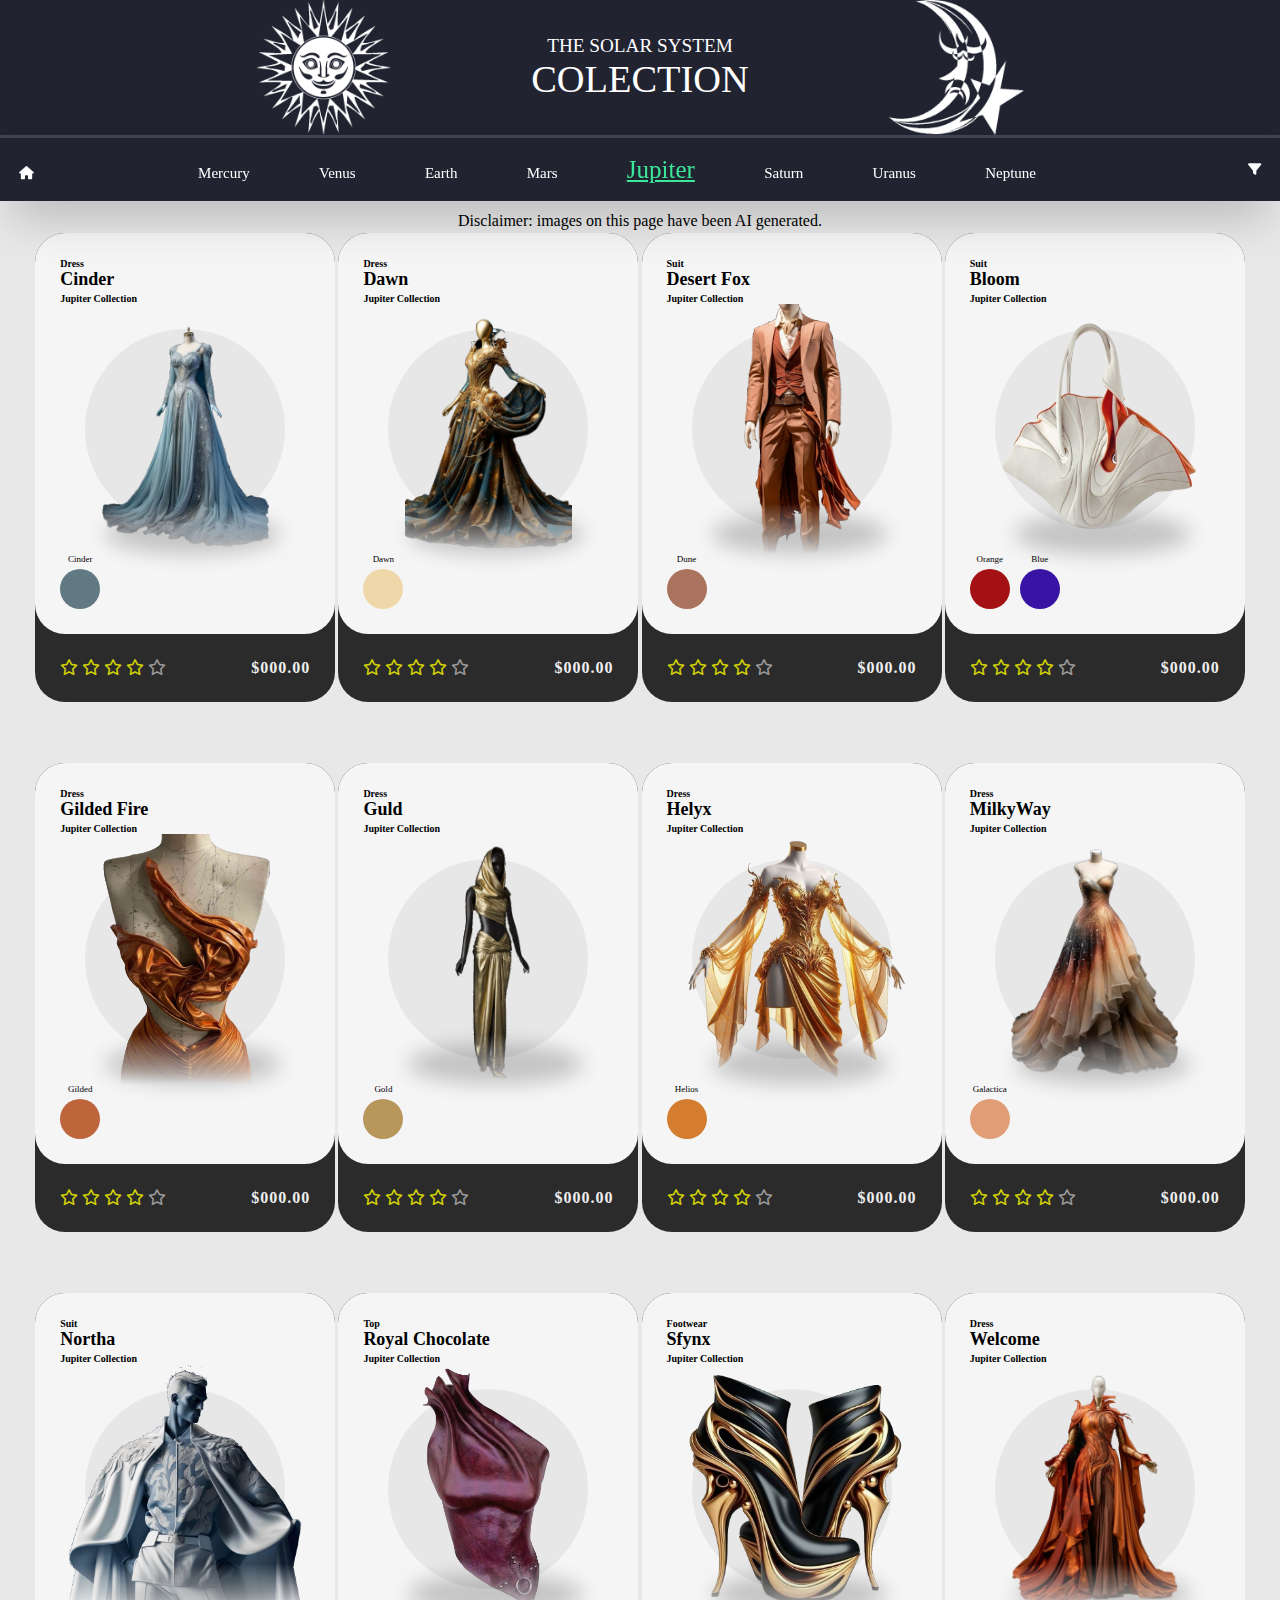
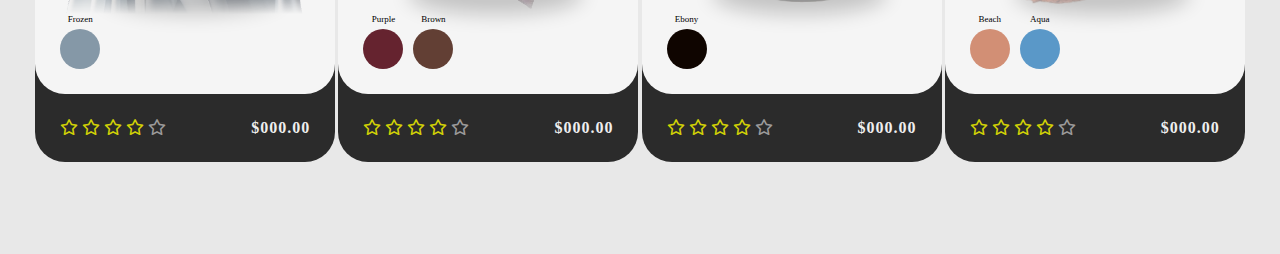
<file: pages/jupiter.html>
<!DOCTYPE html>
<html lang="eng">
<head>
    <meta charset="UTF-8">
    <meta name="viewport" content="width=device-width, initial-scale=1.0">
    <link rel="stylesheet" href="https://cdnjs.cloudflare.com/ajax/libs/font-awesome/6.2.0/css/all.min.css">
    <link rel="icon" type="image.png" href="assets/logo/moon.png">
    <script type="module">
        if (!("anchorName" in document.documentElement.style)) {
          import("https://unpkg.com/@oddbird/css-anchor-positioning");
        }
    </script>
    <title>The solar system collection - Jupiter</title>
    <style>
    </style>
    <link rel="stylesheet" href="../styles/style.css">
</head>

<body>
    <header>
        <div class="head-a">
            <div class="logo">
                <img src="../assets/logo/sun-logo.png" alt="">
            </div>
            <div class="logo text-logo">
                <div class="uni">THE SOLAR SYSTEM</div>
                <div class="aca">COLECTION</div>
            </div>
            <div class="logo">
                <img src="../assets/logo/moon-logo.png" alt="">
            </div>
        </div>
    </header>
    <section class="nav-bar">
        <div class="nav-bar-elements">
            <a href="../index.html"><button class="home-page">
                <i class="fa-solid fa-home"></i>
            </button></a>
            <div class="hop">
                <ul class="jump">
                    <li><a href="../pages/mercury.html">Mercury</a></li>
                    <li><a href="../pages/venus.html">Venus</a></li>
                    <li><a href="../pages/earth.html">Earth</a></li>
                    <li><a href="../pages/mars.html">Mars</a></li>
                    <li class="here"><a href="#">Jupiter</a></li>
                    <li><a href="../pages/saturn.html">Saturn</a></li>
                    <li><a href="../pages/uranus.html">Uranus</a></li>
                    <li><a href="../pages/neptune.html">Neptune</a></li>
                </ul>
            </div>
            <div class="minihop">
                <ul class="jump">
                    <li><a href="../pages/mercury.html">Me</a></li>
                    <li><a href="../pages/venus.html">Ve</a></li>
                    <li><a href="../pages/earth.html">Ea</a></li>
                    <li><a href="../pages/mars.html">Ma</a></li>
                    <li class="here"><a href="#">Ju</a></li>
                    <li><a href="../pages/saturn.html">Sa</a></li>
                    <li><a href="../pages/uranus.html">Ur</a></li>
                    <li><a href="../pages/neptune.html">Ne</a></li>
                </ul>
            </div>
            <button popovertarget="filter-menu" class="filter"><i class="fa-solid fa-filter"></i></button>
            <div popover id="filter-menu" class="filter-menu">
                <div class="filter-checkboxes">
                    <span class="option">
                    <input type="checkbox" checked id="mens" value="" name="filters"  class="mens" ><label for="mens" >Men</label>
                    </span>
                    <span class="option">
                    <input type="checkbox" checked id="womens" value="" name="filters"  class="womens" ><label for="womens">Women</label>
                    </span>
                    <span class="option">
                        <input type="checkbox" checked id="suits" value="" name="filters"  class="suits" ><label for="suits">Suits</label>
                    </span>
                    <span class="option">
                        <input type="checkbox" checked id="dresses" value="" name="filters"  class="dresses" ><label for="dresses">Dresses</label>
                    </span>
                    <span class="option">
                        <input type="checkbox" checked id="pants" value="" name="filters"  class="pants" ><label for="pants">Bottoms</label>
                    </span>
                    <span class="option">
                        <input type="checkbox" checked id="tops" value="" name="filters"  class="tops" ><label for="tops">Tops</label>
                    </span>
                    <span class="option">
                        <input type="checkbox" checked id="footwear" value="" name="filters"  class="footwear" ><label for="footwear">Footwear</label>
                    </span>
                    <span class="option">
                        <input type="checkbox" checked id="accessories" value="" name="filters"  class="accessories" ><label for="accessories">Accessories</label>
                    </span>
                </div>
            </div>
        </div>      
    </section>



    <section class="content">
        <p class="disclaimer">Disclaimer: images on this page have been AI generated.</p>
        <div class="card-female-dress-jupiter">
            <div class="basicInfo">
                <div class="title">
                    <div class="category">Dress</div>
                    <div class="name">Cinder</div>
                    <div class="info">Jupiter Collection</div>
                </div>
                <div class="images">
                    <div class="img">
                        <div class="item">
                            <input type="radio" name="poc1" id="aoption1" checked>
                            <img src="../assets/clothes-jupiter/cinder.png">
                        </div>
                    </div>
                </div>
                <div class="colors">
                    <label for="aoption1">
                        <div class="name">Cinder</div>
                        <div class="ellipse" style="background:#617983"></div>
                    </label>
                </div>
                <div class="addCard">
                    <i class="fa fa-shopping-basket"></i>
                </div>
            </div>
            <div class="mores">
                <div class="stars">
                    <i class="fa-regular fa-star text-yellow"></i>
                    <i class="fa-regular fa-star text-yellow"></i>
                    <i class="fa-regular fa-star text-yellow"></i>
                    <i class="fa-regular fa-star text-yellow"></i>
                    <i class="fa-regular fa-star"></i>
                </div>
                <div class="price">$000.00</div>
            </div>
        </div>





        <div class="card-female-dress-jupiter">
            <div class="basicInfo">
                <div class="title">
                    <div class="category">Dress</div>
                    <div class="name">Dawn</div>
                    <div class="info">Jupiter Collection</div>
                </div>
                <div class="images">
                    <div class="img">
                        <div class="item">
                            <input type="radio" name="poc2" id="boption1" checked>
                            <img src="../assets/clothes-jupiter/dawn.png">
                        </div>
                    </div>
                </div>
                <div class="colors">
                    <label for="boption1">
                        <div class="name">Dawn</div>
                        <div class="ellipse" style="background:#EFD7A9"></div>
                    </label>
                </div>
                <div class="addCard">
                    <i class="fa fa-shopping-basket"></i>
                </div>
            </div>
            <div class="mores">
                <div class="stars">
                    <i class="fa-regular fa-star text-yellow"></i>
                    <i class="fa-regular fa-star text-yellow"></i>
                    <i class="fa-regular fa-star text-yellow"></i>
                    <i class="fa-regular fa-star text-yellow"></i>
                    <i class="fa-regular fa-star"></i>
                </div>
                <div class="price">$000.00</div>
            </div>
        </div>
        



        
        <div class="card-mens-suit-jupiter">
            <div class="basicInfo">
                <div class="title">
                    <div class="category">Suit</div>
                    <div class="name">Desert Fox</div>
                    <div class="info">Jupiter Collection</div>
                </div>
                <div class="images">
                    <div class="img">
                        <div class="item">
                            <input type="radio" name="poc6" id="foption" checked>
                            <img src="../assets/clothes-jupiter/desert-fox.png">
                        </div>
                    </div>
                </div>
                <div class="colors">
                    <label for="foption">
                        <div class="name">Dune</div>
                        <div class="ellipse" style="background:#AA735E"></div>
                    </label>
                </div>
                <div class="addCard">
                    <i class="fa fa-shopping-basket"></i>
                </div>
            </div>
            <div class="mores">
                <div class="stars">
                    <i class="fa-regular fa-star text-yellow"></i>
                    <i class="fa-regular fa-star text-yellow"></i>
                    <i class="fa-regular fa-star text-yellow"></i>
                    <i class="fa-regular fa-star text-yellow"></i>
                    <i class="fa-regular fa-star"></i>
                </div>
                <div class="price">$000.00</div>
            </div>
        </div>
        



        
        <div class="card-female-accessories-jupiter">
            <div class="basicInfo">
                <div class="title">
                    <div class="category">Suit</div>
                    <div class="name">Bloom</div>
                    <div class="info">Jupiter Collection</div>
                </div>
                <div class="images">
                    <div class="img">
                        <div class="item">
                            <input type="radio" name="poc7" id="goption" checked>
                            <img src="../assets/clothes-jupiter/drop.png">
                        </div>
                        <div class="item">
                            <input type="radio" name="poc7" id="goption1" >
                            <img src="../assets/clothes-jupiter/drop2.png">
                        </div>
                    </div>
                </div>
                <div class="colors">
                    <label for="goption">
                        <div class="name">Orange</div>
                        <div class="ellipse" style="background:#A31114"></div>
                    </label>
                    <label for="goption1">
                        <div class="name">Blue</div>
                        <div class="ellipse" style="background:#3913A4"></div>
                    </label>
                </div>
                <div class="addCard">
                    <i class="fa fa-shopping-basket"></i>
                </div>
            </div>
            <div class="mores">
                <div class="stars">
                    <i class="fa-regular fa-star text-yellow"></i>
                    <i class="fa-regular fa-star text-yellow"></i>
                    <i class="fa-regular fa-star text-yellow"></i>
                    <i class="fa-regular fa-star text-yellow"></i>
                    <i class="fa-regular fa-star"></i>
                </div>
                <div class="price">$000.00</div>
            </div>
        </div>
        



        
        <div class="card-female-dress-jupiter">
            <div class="basicInfo">
                <div class="title">
                    <div class="category">Dress</div>
                    <div class="name">Gilded Fire</div>
                    <div class="info">Jupiter Collection</div>
                </div>
                <div class="images">
                    <div class="img">
                        <div class="item">
                            <input type="radio" name="poc8" id="hoption" checked>
                            <img src="../assets/clothes-jupiter/gilded-fire.png">
                        </div>
                    </div>
                </div>
                <div class="colors">
                    <label for="hoption">
                        <div class="name">Gilded</div>
                        <div class="ellipse" style="background:#BE653B"></div>
                    </label>
                </div>
                <div class="addCard">
                    <i class="fa fa-shopping-basket"></i>
                </div>
            </div>
            <div class="mores">
                <div class="stars">
                    <i class="fa-regular fa-star text-yellow"></i>
                    <i class="fa-regular fa-star text-yellow"></i>
                    <i class="fa-regular fa-star text-yellow"></i>
                    <i class="fa-regular fa-star text-yellow"></i>
                    <i class="fa-regular fa-star"></i>
                </div>
                <div class="price">$000.00</div>
            </div>
        </div>
        



        
        <div class="card-female-dress-jupiter">
            <div class="basicInfo">
                <div class="title">
                    <div class="category">Dress</div>
                    <div class="name">Guld</div>
                    <div class="info">Jupiter Collection</div>
                </div>
                <div class="images">
                    <div class="img">
                        <div class="item">
                            <input type="radio" name="poc9" id="ioption" checked>
                            <img src="../assets/clothes-jupiter/guld.png">
                        </div>
                    </div>
                </div>
                <div class="colors">
                    <label for="ioption">
                        <div class="name">Gold</div>
                        <div class="ellipse" style="background:#B7975C"></div>
                    </label>
                </div>
                <div class="addCard">
                    <i class="fa fa-shopping-basket"></i>
                </div>
            </div>
            <div class="mores">
                <div class="stars">
                    <i class="fa-regular fa-star text-yellow"></i>
                    <i class="fa-regular fa-star text-yellow"></i>
                    <i class="fa-regular fa-star text-yellow"></i>
                    <i class="fa-regular fa-star text-yellow"></i>
                    <i class="fa-regular fa-star"></i>
                </div>
                <div class="price">$000.00</div>
            </div>
        </div>
        



        
        <div class="card-female-dress-jupiter">
            <div class="basicInfo">
                <div class="title">
                    <div class="category">Dress</div>
                    <div class="name">Helyx</div>
                    <div class="info">Jupiter Collection</div>
                </div>
                <div class="images">
                    <div class="img">
                        <div class="item">
                            <input type="radio" name="poc10" id="joption" checked>
                            <img src="../assets/clothes-jupiter/helyx.png">
                        </div>
                    </div>
                </div>
                <div class="colors">
                    <label for="joption">
                        <div class="name">Helios</div>
                        <div class="ellipse" style="background:#D47D2E"></div>
                    </label>
                </div>
                <div class="addCard">
                    <i class="fa fa-shopping-basket"></i>
                </div>
            </div>
            <div class="mores">
                <div class="stars">
                    <i class="fa-regular fa-star text-yellow"></i>
                    <i class="fa-regular fa-star text-yellow"></i>
                    <i class="fa-regular fa-star text-yellow"></i>
                    <i class="fa-regular fa-star text-yellow"></i>
                    <i class="fa-regular fa-star"></i>
                </div>
                <div class="price">$000.00</div>
            </div>
        </div>
        



        
        <div class="card-female-dress-jupiter">
            <div class="basicInfo">
                <div class="title">
                    <div class="category">Dress</div>
                    <div class="name">MilkyWay</div>
                    <div class="info">Jupiter Collection</div>
                </div>
                <div class="images">
                    <div class="img">
                        <div class="item">
                            <input type="radio" name="poc3" id="coption" checked>
                            <img src="../assets/clothes-jupiter/milky.png">
                        </div>
                    </div>
                </div>
                <div class="colors">
                    <label for="coption">
                        <div class="name">Galactica</div>
                        <div class="ellipse" style="background:#E19D76"></div>
                    </label>
                </div>
                <div class="addCard">
                    <i class="fa fa-shopping-basket"></i>
                </div>
            </div>
            <div class="mores">
                <div class="stars">
                    <i class="fa-regular fa-star text-yellow"></i>
                    <i class="fa-regular fa-star text-yellow"></i>
                    <i class="fa-regular fa-star text-yellow"></i>
                    <i class="fa-regular fa-star text-yellow"></i>
                    <i class="fa-regular fa-star"></i>
                </div>
                <div class="price">$000.00</div>
            </div>
        </div>
        



        
        <div class="card-mens-suit-jupiter">
            <div class="basicInfo">
                <div class="title">
                    <div class="category">Suit</div>
                    <div class="name">Northa</div>
                    <div class="info">Jupiter Collection</div>
                </div>
                <div class="images">
                    <div class="img">
                        <div class="item">
                            <input type="radio" name="poc4" id="doption" checked>
                            <img src="../assets/clothes-jupiter/north.png">
                        </div>
                    </div>
                </div>
                <div class="colors">
                    <label for="doption">
                        <div class="name">Frozen</div>
                        <div class="ellipse" style="background:#8598A7"></div>
                    </label>
                </div>
                <div class="addCard">
                    <i class="fa fa-shopping-basket"></i>
                </div>
            </div>
            <div class="mores">
                <div class="stars">
                    <i class="fa-regular fa-star text-yellow"></i>
                    <i class="fa-regular fa-star text-yellow"></i>
                    <i class="fa-regular fa-star text-yellow"></i>
                    <i class="fa-regular fa-star text-yellow"></i>
                    <i class="fa-regular fa-star"></i>
                </div>
                <div class="price">$000.00</div>
            </div>
        </div>
        



        
        <div class="card-female-top-jupiter">
            <div class="basicInfo">
                <div class="title">
                    <div class="category">Top</div>
                    <div class="name">Royal Chocolate</div>
                    <div class="info">Jupiter Collection</div>
                </div>
                <div class="images">
                    <div class="img">
                        <div class="item">
                            <input type="radio" name="poc5" id="eoption1" checked>
                            <img src="../assets/clothes-jupiter/royal-chocolate.png">
                        </div>
                        <div class="item">
                            <input type="radio" name="poc5" id="eoption2">
                            <img src="../assets/clothes-jupiter/royal-chocolate1.png">
                        </div>

                    </div>
                </div>
                <div class="colors">
                    <label for="eoption1">
                        <div class="name">Purple</div>
                        <div class="ellipse" style="background:#65232F"></div>
                    </label>
                    <label for="eoption2">
                        <div class="name">Brown</div>
                        <div class="ellipse" style="background:#623F34"></div>
                    </label>
                </div>
                <div class="addCard">
                    <i class="fa fa-shopping-basket"></i>
                </div>
            </div>
            <div class="mores">
                <div class="stars">
                    <i class="fa-regular fa-star text-yellow"></i>
                    <i class="fa-regular fa-star text-yellow"></i>
                    <i class="fa-regular fa-star text-yellow"></i>
                    <i class="fa-regular fa-star text-yellow"></i>
                    <i class="fa-regular fa-star"></i>
                </div>
                <div class="price">$000.00</div>
            </div>
        </div>



        
        <div class="card-female-footwear-jupiter">
            <div class="basicInfo">
                <div class="title">
                    <div class="category">Footwear</div>
                    <div class="name">Sfynx</div>
                    <div class="info">Jupiter Collection</div>
                </div>
                <div class="images">
                    <div class="img">
                        <div class="item">
                            <input type="radio" name="poc14" id="noption" checked>
                            <img src="../assets/clothes-jupiter/sfynx.png">
                        </div>
                    </div>
                </div>
                <div class="colors">
                    <label for="noption">
                        <div class="name">Ebony</div>
                        <div class="ellipse" style="background:#0F0500"></div>
                    </label>
                </div>
                <div class="addCard">
                    <i class="fa fa-shopping-basket"></i>
                </div>
            </div>
            <div class="mores">
                <div class="stars">
                    <i class="fa-regular fa-star text-yellow"></i>
                    <i class="fa-regular fa-star text-yellow"></i>
                    <i class="fa-regular fa-star text-yellow"></i>
                    <i class="fa-regular fa-star text-yellow"></i>
                    <i class="fa-regular fa-star"></i>
                </div>
                <div class="price">$000.00</div>
            </div>
        </div>
        



        
        <div class="card-female-dress-jupiter">
            <div class="basicInfo">
                <div class="title">
                    <div class="category">Dress</div>
                    <div class="name">Welcome</div>
                    <div class="info">Jupiter Collection</div>
                </div>
                <div class="images">
                    <div class="img">
                        <div class="item">
                            <input type="radio" name="poc13" id="moption" checked>
                            <img src="../assets/clothes-jupiter/welcome.png">
                        </div>
                        <div class="item">
                            <input type="radio" name="poc13" id="moption1">
                            <img src="../assets/clothes-jupiter/welcome1.png">
                        </div>
                    </div>
                </div>
                <div class="colors">
                    <label for="moption">
                        <div class="name">Beach</div>
                        <div class="ellipse" style="background:#D28F75"></div>
                    </label>
                    <label for="moption1">
                        <div class="name">Aqua</div>
                        <div class="ellipse" style="background:#5A98C8"></div>
                    </label>
                </div>
                <div class="addCard">
                    <i class="fa fa-shopping-basket"></i>
                </div>
            </div>
            <div class="mores">
                <div class="stars">
                    <i class="fa-regular fa-star text-yellow"></i>
                    <i class="fa-regular fa-star text-yellow"></i>
                    <i class="fa-regular fa-star text-yellow"></i>
                    <i class="fa-regular fa-star text-yellow"></i>
                    <i class="fa-regular fa-star"></i>
                </div>
                <div class="price">$000.00</div>
            </div>
        </div>
    </section>
</body>
</html>
</file>
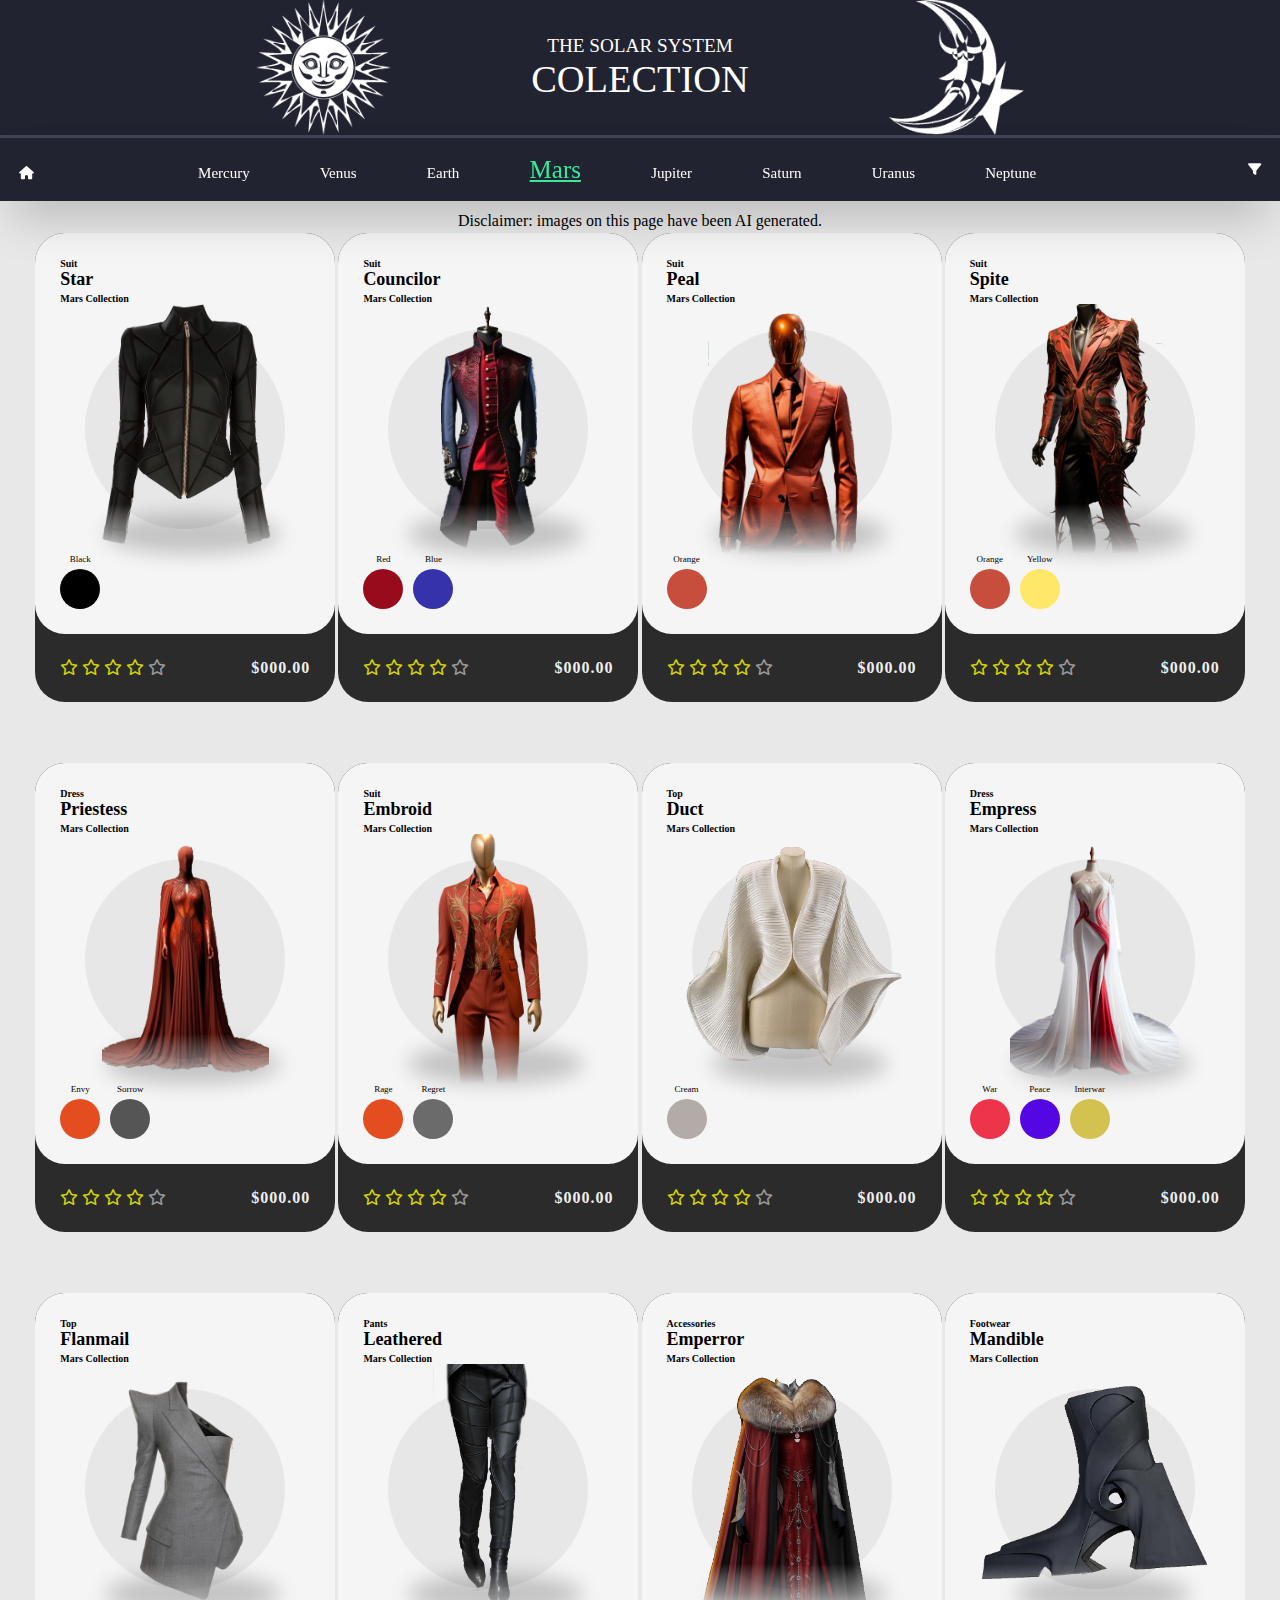
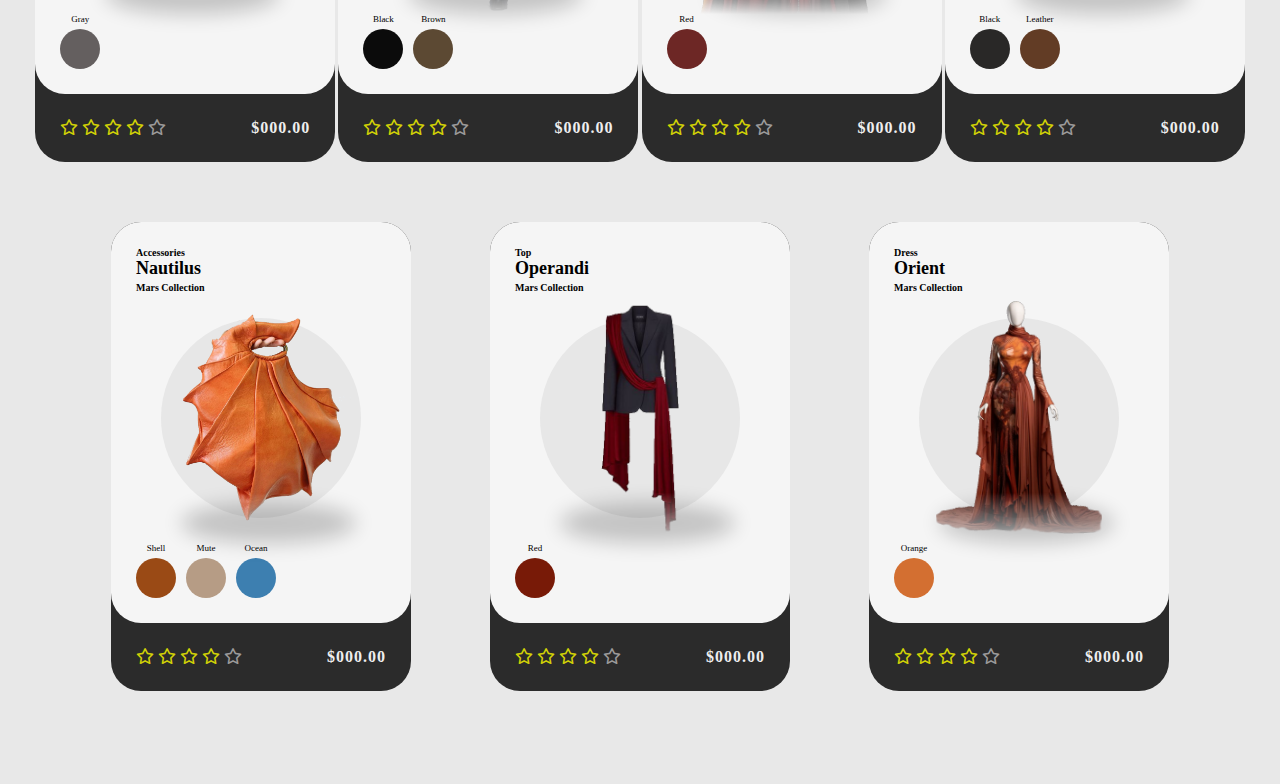
<file: pages/mars.html>
<!DOCTYPE html>
<html lang="eng">
<head>
    <meta charset="UTF-8">
    <meta name="viewport" content="width=device-width, initial-scale=1.0">
    <link rel="stylesheet" href="https://cdnjs.cloudflare.com/ajax/libs/font-awesome/6.2.0/css/all.min.css">
    <link rel="icon" type="image.png" href="assets/logo/moon.png">
    <script type="module">
        if (!("anchorName" in document.documentElement.style)) {
          import("https://unpkg.com/@oddbird/css-anchor-positioning");
        }
    </script>
    <title>The solar system collection - Mars</title>
    <style>
    </style>
    <link rel="stylesheet" href="../styles/style.css">
</head>

<body>
    <header>
        <div class="head-a">
            <div class="logo">
                <img src="../assets/logo/sun-logo.png" alt="">
            </div>
            <div class="logo text-logo">
                <div class="uni">THE SOLAR SYSTEM</div>
                <div class="aca">COLECTION</div>
            </div>
            <div class="logo">
                <img src="../assets/logo/moon-logo.png" alt="">
            </div>
        </div>
    </header>
    <section class="nav-bar">
        <div class="nav-bar-elements">
            <a href="../index.html"><button class="home-page">
                <i class="fa-solid fa-home"></i>
            </button></a>
            <div class="hop">
                <ul class="jump">
                    <li><a href="../pages/mercury.html">Mercury</a></li>
                    <li><a href="../pages/venus.html">Venus</a></li>
                    <li><a href="../pages/earth.html">Earth</a></li>
                    <li class="here"><a href="#">Mars</a></li>
                    <li><a href="../pages/jupiter.html">Jupiter</a></li>
                    <li><a href="../pages/saturn.html">Saturn</a></li>
                    <li><a href="../pages/uranus.html">Uranus</a></li>
                    <li><a href="../pages/neptune.html">Neptune</a></li>
                </ul>
            </div>
            <div class="minihop">
                <ul class="jump">
                    <li><a href="../pages/mercury.html">Me</a></li>
                    <li><a href="../pages/venus.html">Ve</a></li>
                    <li><a href="../pages/earth.html">Ea</a></li>
                    <li class="here"><a href="#">Ma</a></li>
                    <li><a href="../pages/jupiter.html">Ju</a></li>
                    <li><a href="../pages/saturn.html">Sa</a></li>
                    <li><a href="../pages/uranus.html">Ur</a></li>
                    <li><a href="../pages/neptune.html">Ne</a></li>
                </ul>
            </div>
            <button popovertarget="filter-menu" class="filter"><i class="fa-solid fa-filter"></i></button>
            <div popover id="filter-menu" class="filter-menu">
                <div class="filter-checkboxes">
                    <span class="option">
                    <input type="checkbox" checked id="mens" value="" name="filters"  class="mens" ><label for="mens" >Men</label>
                    </span>
                    <span class="option">
                    <input type="checkbox" checked id="womens" value="" name="filters"  class="womens" ><label for="womens">Women</label>
                    </span>
                    <span class="option">
                        <input type="checkbox" checked id="suits" value="" name="filters"  class="suits" ><label for="suits">Suits</label>
                    </span>
                    <span class="option">
                        <input type="checkbox" checked id="dresses" value="" name="filters"  class="dresses" ><label for="dresses">Dresses</label>
                    </span>
                    <span class="option">
                        <input type="checkbox" checked id="pants" value="" name="filters"  class="pants" ><label for="pants">Bottoms</label>
                    </span>
                    <span class="option">
                        <input type="checkbox" checked id="tops" value="" name="filters"  class="tops" ><label for="tops">Tops</label>
                    </span>
                    <span class="option">
                        <input type="checkbox" checked id="footwear" value="" name="filters"  class="footwear" ><label for="footwear">Footwear</label>
                    </span>
                    <span class="option">
                        <input type="checkbox" checked id="accessories" value="" name="filters"  class="accessories" ><label for="accessories">Accessories</label>
                    </span>
                </div>
            </div>
        </div>      
    </section>



    <section class="content">
        <p class="disclaimer">Disclaimer: images on this page have been AI generated.</p>
        <div class="card-female-top-mars">
            <div class="basicInfo">
                <div class="title">
                    <div class="category">Suit</div>
                    <div class="name">Star</div>
                    <div class="info">Mars Collection</div>
                </div>
                <div class="images">
                    <div class="img">
                        <div class="item">
                            <input type="radio" name="poc1" id="aoption1" checked>
                            <img src="../assets/clothes-mars/star.png">
                        </div>
                    </div>
                </div>
                <div class="colors">
                    <label for="aoption1">
                        <div class="name">Black</div>
                        <div class="ellipse" style="background:#000"></div>
                    </label>
                </div>
                <div class="addCard">
                    <i class="fa fa-shopping-basket"></i>
                </div>
            </div>
            <div class="mores">
                <div class="stars">
                    <i class="fa-regular fa-star text-yellow"></i>
                    <i class="fa-regular fa-star text-yellow"></i>
                    <i class="fa-regular fa-star text-yellow"></i>
                    <i class="fa-regular fa-star text-yellow"></i>
                    <i class="fa-regular fa-star"></i>
                </div>
                <div class="price">$000.00</div>
            </div>
        </div>





        <div class="card-mens-suit-mars">
            <div class="basicInfo">
                <div class="title">
                    <div class="category">Suit</div>
                    <div class="name">Councilor</div>
                    <div class="info">Mars Collection</div>
                </div>
                <div class="images">
                    <div class="img">
                        <div class="item">
                            <input type="radio" name="poc2" id="boption1" checked>
                            <img src="../assets/clothes-mars/councilor-suit.png">
                        </div>
                        <div class="item">
                            <input type="radio" name="poc2" id="boption2">
                            <img src="../assets/clothes-mars/councilor-suit1.png">
                        </div>
                    </div>
                </div>
                <div class="colors">
                    <label for="boption1">
                        <div class="name">Red</div>
                        <div class="ellipse" style="background:#980B1C"></div>
                    </label>
                    <label for="boption2">
                        <div class="name">Blue</div>
                        <div class="ellipse" style="background:#3532AB"></div>
                    </label>
                </div>
                <div class="addCard">
                    <i class="fa fa-shopping-basket"></i>
                </div>
            </div>
            <div class="mores">
                <div class="stars">
                    <i class="fa-regular fa-star text-yellow"></i>
                    <i class="fa-regular fa-star text-yellow"></i>
                    <i class="fa-regular fa-star text-yellow"></i>
                    <i class="fa-regular fa-star text-yellow"></i>
                    <i class="fa-regular fa-star"></i>
                </div>
                <div class="price">$000.00</div>
            </div>
        </div>
        



        
        <div class="card-mens-suit-mars">
            <div class="basicInfo">
                <div class="title">
                    <div class="category">Suit</div>
                    <div class="name">Peal</div>
                    <div class="info">Mars Collection</div>
                </div>
                <div class="images">
                    <div class="img">
                        <div class="item">
                            <input type="radio" name="poc6" id="foption" checked>
                            <img src="../assets/clothes-mars/peal.png">
                        </div>
                    </div>
                </div>
                <div class="colors">
                    <label for="foption">
                        <div class="name">Orange</div>
                        <div class="ellipse" style="background:#C74E3D"></div>
                    </label>
                </div>
                <div class="addCard">
                    <i class="fa fa-shopping-basket"></i>
                </div>
            </div>
            <div class="mores">
                <div class="stars">
                    <i class="fa-regular fa-star text-yellow"></i>
                    <i class="fa-regular fa-star text-yellow"></i>
                    <i class="fa-regular fa-star text-yellow"></i>
                    <i class="fa-regular fa-star text-yellow"></i>
                    <i class="fa-regular fa-star"></i>
                </div>
                <div class="price">$000.00</div>
            </div>
        </div>
        



        
        <div class="card-mens-suit-mars">
            <div class="basicInfo">
                <div class="title">
                    <div class="category">Suit</div>
                    <div class="name">Spite</div>
                    <div class="info">Mars Collection</div>
                </div>
                <div class="images">
                    <div class="img">
                        <div class="item">
                            <input type="radio" name="poc7" id="goption" checked>
                            <img src="../assets/clothes-mars/spite.png">
                        </div>
                        <div class="item">
                            <input type="radio" name="poc7" id="goption1" >
                            <img src="../assets/clothes-mars/spite1.png">
                        </div>
                    </div>
                </div>
                <div class="colors">
                    <label for="goption">
                        <div class="name">Orange</div>
                        <div class="ellipse" style="background:#C74E3D"></div>
                    </label>
                    <label for="goption1">
                        <div class="name">Yellow</div>
                        <div class="ellipse" style="background:#FFE867"></div>
                    </label>
                </div>
                <div class="addCard">
                    <i class="fa fa-shopping-basket"></i>
                </div>
            </div>
            <div class="mores">
                <div class="stars">
                    <i class="fa-regular fa-star text-yellow"></i>
                    <i class="fa-regular fa-star text-yellow"></i>
                    <i class="fa-regular fa-star text-yellow"></i>
                    <i class="fa-regular fa-star text-yellow"></i>
                    <i class="fa-regular fa-star"></i>
                </div>
                <div class="price">$000.00</div>
            </div>
        </div>
        



        
        <div class="card-female-dress-mars">
            <div class="basicInfo">
                <div class="title">
                    <div class="category">Dress</div>
                    <div class="name">Priestess</div>
                    <div class="info">Mars Collection</div>
                </div>
                <div class="images">
                    <div class="img">
                        <div class="item">
                            <input type="radio" name="poc8" id="hoption" checked>
                            <img src="../assets/clothes-mars/priestess.png">
                        </div>
                        <div class="item">
                            <input type="radio" name="poc8" id="hoption1">
                            <img src="../assets/clothes-mars/priestess1.png">
                        </div>
                    </div>
                </div>
                <div class="colors">
                    <label for="hoption">
                        <div class="name">Envy</div>
                        <div class="ellipse" style="background:#E44D20"></div>
                    </label>
                    <label for="hoption1">
                        <div class="name">Sorrow</div>
                        <div class="ellipse" style="background:#555"></div>
                    </label>
                </div>
                <div class="addCard">
                    <i class="fa fa-shopping-basket"></i>
                </div>
            </div>
            <div class="mores">
                <div class="stars">
                    <i class="fa-regular fa-star text-yellow"></i>
                    <i class="fa-regular fa-star text-yellow"></i>
                    <i class="fa-regular fa-star text-yellow"></i>
                    <i class="fa-regular fa-star text-yellow"></i>
                    <i class="fa-regular fa-star"></i>
                </div>
                <div class="price">$000.00</div>
            </div>
        </div>
        



        
        <div class="card-mens-suit-mars">
            <div class="basicInfo">
                <div class="title">
                    <div class="category">Suit</div>
                    <div class="name">Embroid</div>
                    <div class="info">Mars Collection</div>
                </div>
                <div class="images">
                    <div class="img">
                        <div class="item">
                            <input type="radio" name="poc9" id="ioption" checked>
                            <img src="../assets/clothes-mars/emberoid.png">
                        </div>
                        <div class="item">
                            <input type="radio" name="poc9" id="ioption1" >
                            <img src="../assets/clothes-mars/emberoid1.png">
                        </div>
                    </div>
                </div>
                <div class="colors">
                    <label for="ioption">
                        <div class="name">Rage</div>
                        <div class="ellipse" style="background:#E44D20"></div>
                    </label>
                    <label for="ioption1">
                        <div class="name">Regret</div>
                        <div class="ellipse" style="background:#6B6B6B"></div>
                    </label>
                </div>
                <div class="addCard">
                    <i class="fa fa-shopping-basket"></i>
                </div>
            </div>
            <div class="mores">
                <div class="stars">
                    <i class="fa-regular fa-star text-yellow"></i>
                    <i class="fa-regular fa-star text-yellow"></i>
                    <i class="fa-regular fa-star text-yellow"></i>
                    <i class="fa-regular fa-star text-yellow"></i>
                    <i class="fa-regular fa-star"></i>
                </div>
                <div class="price">$000.00</div>
            </div>
        </div>
        



        
        <div class="card-female-top-mars">
            <div class="basicInfo">
                <div class="title">
                    <div class="category">Top</div>
                    <div class="name">Duct</div>
                    <div class="info">Mars Collection</div>
                </div>
                <div class="images">
                    <div class="img">
                        <div class="item">
                            <input type="radio" name="poc10" id="joption" checked>
                            <img src="../assets/clothes-mars/duct.png">
                        </div>
                    </div>
                </div>
                <div class="colors">
                    <label for="joption">
                        <div class="name">Cream</div>
                        <div class="ellipse" style="background:#B3ABA8"></div>
                    </label>
                </div>
                <div class="addCard">
                    <i class="fa fa-shopping-basket"></i>
                </div>
            </div>
            <div class="mores">
                <div class="stars">
                    <i class="fa-regular fa-star text-yellow"></i>
                    <i class="fa-regular fa-star text-yellow"></i>
                    <i class="fa-regular fa-star text-yellow"></i>
                    <i class="fa-regular fa-star text-yellow"></i>
                    <i class="fa-regular fa-star"></i>
                </div>
                <div class="price">$000.00</div>
            </div>
        </div>
        



        
        <div class="card-female-dress-mars">
            <div class="basicInfo">
                <div class="title">
                    <div class="category">Dress</div>
                    <div class="name">Empress</div>
                    <div class="info">Mars Collection</div>
                </div>
                <div class="images">
                    <div class="img">
                        <div class="item">
                            <input type="radio" name="poc3" id="coption" checked>
                            <img src="../assets/clothes-mars/empress-dress.png">
                        </div>
                        <div class="item">
                            <input type="radio" name="poc3" id="coption1">
                            <img src="../assets/clothes-mars/empress-dress1.png">
                        </div>
                        <div class="item">
                            <input type="radio" name="poc3" id="coption2">
                            <img src="../assets/clothes-mars/empress-dress2.png">
                        </div>
                    </div>
                </div>
                <div class="colors">
                    <label for="coption">
                        <div class="name">War</div>
                        <div class="ellipse" style="background:#EE344B"></div>
                    </label>
                    <label for="coption1">
                        <div class="name">Peace</div>
                        <div class="ellipse" style="background:#5406E3"></div>
                    </label>
                    <label for="coption2">
                        <div class="name">Interwar</div>
                        <div class="ellipse" style="background:#D3C250"></div>
                    </label>
                </div>
                <div class="addCard">
                    <i class="fa fa-shopping-basket"></i>
                </div>
            </div>
            <div class="mores">
                <div class="stars">
                    <i class="fa-regular fa-star text-yellow"></i>
                    <i class="fa-regular fa-star text-yellow"></i>
                    <i class="fa-regular fa-star text-yellow"></i>
                    <i class="fa-regular fa-star text-yellow"></i>
                    <i class="fa-regular fa-star"></i>
                </div>
                <div class="price">$000.00</div>
            </div>
        </div>
        



        
        <div class="card-female-top-mars">
            <div class="basicInfo">
                <div class="title">
                    <div class="category">Top</div>
                    <div class="name">Flanmail</div>
                    <div class="info">Mars Collection</div>
                </div>
                <div class="images">
                    <div class="img">
                        <div class="item">
                            <input type="radio" name="poc4" id="doption" checked>
                            <img src="../assets/clothes-mars/flanmail.png">
                        </div>
                    </div>
                </div>
                <div class="colors">
                    <label for="doption">
                        <div class="name">Gray</div>
                        <div class="ellipse" style="background:#645f5f"></div>
                    </label>
                </div>
                <div class="addCard">
                    <i class="fa fa-shopping-basket"></i>
                </div>
            </div>
            <div class="mores">
                <div class="stars">
                    <i class="fa-regular fa-star text-yellow"></i>
                    <i class="fa-regular fa-star text-yellow"></i>
                    <i class="fa-regular fa-star text-yellow"></i>
                    <i class="fa-regular fa-star text-yellow"></i>
                    <i class="fa-regular fa-star"></i>
                </div>
                <div class="price">$000.00</div>
            </div>
        </div>
        



        
        <div class="card-female-pants-mars">
            <div class="basicInfo">
                <div class="title">
                    <div class="category">Pants</div>
                    <div class="name">Leathered</div>
                    <div class="info">Mars Collection</div>
                </div>
                <div class="images">
                    <div class="img">
                        <div class="item">
                            <input type="radio" name="poc5" id="eoption1" checked>
                            <img src="../assets/clothes-mars/leathered.png">
                        </div>
                        <div class="item">
                            <input type="radio" name="poc5" id="eoption2">
                            <img src="../assets/clothes-mars/leathered1.png">
                        </div>
                    </div>
                </div>
                <div class="colors">
                    <label for="eoption1">
                        <div class="name">Black</div>
                        <div class="ellipse" style="background:#0b0b0b"></div>
                    </label>
                    <label for="eoption2">
                        <div class="name">Brown</div>
                        <div class="ellipse" style="background:#5C4933"></div>
                    </label>
                </div>
                <div class="addCard">
                    <i class="fa fa-shopping-basket"></i>
                </div>
            </div>
            <div class="mores">
                <div class="stars">
                    <i class="fa-regular fa-star text-yellow"></i>
                    <i class="fa-regular fa-star text-yellow"></i>
                    <i class="fa-regular fa-star text-yellow"></i>
                    <i class="fa-regular fa-star text-yellow"></i>
                    <i class="fa-regular fa-star"></i>
                </div>
                <div class="price">$000.00</div>
            </div>
        </div>



        
        <div class="card-mens-accessories-mars">
            <div class="basicInfo">
                <div class="title">
                    <div class="category">Accessories</div>
                    <div class="name">Emperror</div>
                    <div class="info">Mars Collection</div>
                </div>
                <div class="images">
                    <div class="img">
                        <div class="item">
                            <input type="radio" name="poc14" id="noption" checked>
                            <img src="../assets/clothes-mars/lord-suit.png">
                        </div>
                    </div>
                </div>
                <div class="colors">
                    <label for="noption">
                        <div class="name">Red</div>
                        <div class="ellipse" style="background:#6d2725"></div>
                    </label>
                </div>
                <div class="addCard">
                    <i class="fa fa-shopping-basket"></i>
                </div>
            </div>
            <div class="mores">
                <div class="stars">
                    <i class="fa-regular fa-star text-yellow"></i>
                    <i class="fa-regular fa-star text-yellow"></i>
                    <i class="fa-regular fa-star text-yellow"></i>
                    <i class="fa-regular fa-star text-yellow"></i>
                    <i class="fa-regular fa-star"></i>
                </div>
                <div class="price">$000.00</div>
            </div>
        </div>
        



        
        <div class="card-female-footwear-mars">
            <div class="basicInfo">
                <div class="title">
                    <div class="category">Footwear</div>
                    <div class="name">Mandible</div>
                    <div class="info">Mars Collection</div>
                </div>
                <div class="images">
                    <div class="img">
                        <div class="item">
                            <input type="radio" name="poc13" id="moption" checked>
                            <img src="../assets/clothes-mars/mandible.png">
                        </div>
                        <div class="item">
                            <input type="radio" name="poc13" id="moption1">
                            <img src="../assets/clothes-mars/mandible1.png">
                        </div>
                    </div>
                </div>
                <div class="colors">
                    <label for="moption">
                        <div class="name">Black</div>
                        <div class="ellipse" style="background:#292827"></div>
                    </label>
                    <label for="moption1">
                        <div class="name">Leather</div>
                        <div class="ellipse" style="background:#623C25"></div>
                    </label>
                </div>
                <div class="addCard">
                    <i class="fa fa-shopping-basket"></i>
                </div>
            </div>
            <div class="mores">
                <div class="stars">
                    <i class="fa-regular fa-star text-yellow"></i>
                    <i class="fa-regular fa-star text-yellow"></i>
                    <i class="fa-regular fa-star text-yellow"></i>
                    <i class="fa-regular fa-star text-yellow"></i>
                    <i class="fa-regular fa-star"></i>
                </div>
                <div class="price">$000.00</div>
            </div>
        </div>
        



        
        <div class="card-female-accessories-mars">
            <div class="basicInfo">
                <div class="title">
                    <div class="category">Accessories</div>
                    <div class="name">Nautilus</div>
                    <div class="info">Mars Collection</div>
                </div>
                <div class="images">
                    <div class="img">
                        <div class="item">
                            <input type="radio" name="poc12" id="loption" checked>
                            <img src="../assets/clothes-mars/nautilus.png">
                        </div>
                        <div class="item">
                            <input type="radio" name="poc12" id="loption1">
                            <img src="../assets/clothes-mars/nautilus1.png">
                        </div>
                        <div class="item">
                            <input type="radio" name="poc12" id="loption2">
                            <img src="../assets/clothes-mars/nautilus2.png">
                        </div>
                    </div>
                </div>
                <div class="colors">
                    <label for="loption">
                        <div class="name">Shell</div>
                        <div class="ellipse" style="background:#9a4a15"></div>
                    </label>
                    <label for="loption1">
                        <div class="name">Mute</div>
                        <div class="ellipse" style="background:#B69C85"></div>
                    </label>
                    <label for="loption2">
                        <div class="name">Ocean</div>
                        <div class="ellipse" style="background:#3D7FB0"></div>
                    </label>
                </div>
                <div class="addCard">
                    <i class="fa fa-shopping-basket"></i>
                </div>
            </div>
            <div class="mores">
                <div class="stars">
                    <i class="fa-regular fa-star text-yellow"></i>
                    <i class="fa-regular fa-star text-yellow"></i>
                    <i class="fa-regular fa-star text-yellow"></i>
                    <i class="fa-regular fa-star text-yellow"></i>
                    <i class="fa-regular fa-star"></i>
                </div>
                <div class="price">$000.00</div>
            </div>
        </div>
        



        
        <div class="card-female-top-mars">
            <div class="basicInfo">
                <div class="title">
                    <div class="category">Top</div>
                    <div class="name">Operandi</div>
                    <div class="info">Mars Collection</div>
                </div>
                <div class="images">
                    <div class="img">
                        <div class="item">
                            <input type="radio" name="poc11" id="koption" checked>
                            <img src="../assets/clothes-mars/operandi.png">
                        </div>
                    </div>
                </div>
                <div class="colors">
                    <label for="koption">
                        <div class="name">Red</div>
                        <div class="ellipse" style="background:#781a07"></div>
                    </label>
                </div>
                <div class="addCard">
                    <i class="fa fa-shopping-basket"></i>
                </div>
            </div>
            <div class="mores">
                <div class="stars">
                    <i class="fa-regular fa-star text-yellow"></i>
                    <i class="fa-regular fa-star text-yellow"></i>
                    <i class="fa-regular fa-star text-yellow"></i>
                    <i class="fa-regular fa-star text-yellow"></i>
                    <i class="fa-regular fa-star"></i>
                </div>
                <div class="price">$000.00</div>
            </div>
        </div>
        
        



        
        <div class="card-female-dress-mars">
            <div class="basicInfo">
                <div class="title">
                    <div class="category">Dress</div>
                    <div class="name">Orient</div>
                    <div class="info">Mars Collection</div>
                </div>
                <div class="images">
                    <div class="img">
                        <div class="item">
                            <input type="radio" name="poc15" id="ooption" checked>
                            <img src="../assets/clothes-mars/orient.png">
                        </div>
                    </div>
                </div>
                <div class="colors">
                    <label for="ooption">
                        <div class="name">Orange</div>
                        <div class="ellipse" style="background:#D36F31"></div>
                    </label>
                </div>
                <div class="addCard">
                    <i class="fa fa-shopping-basket"></i>
                </div>
            </div>
            <div class="mores">
                <div class="stars">
                    <i class="fa-regular fa-star text-yellow"></i>
                    <i class="fa-regular fa-star text-yellow"></i>
                    <i class="fa-regular fa-star text-yellow"></i>
                    <i class="fa-regular fa-star text-yellow"></i>
                    <i class="fa-regular fa-star"></i>
                </div>
                <div class="price">$000.00</div>
            </div>
        </div>
    </section>
</body>
</html>
</file>
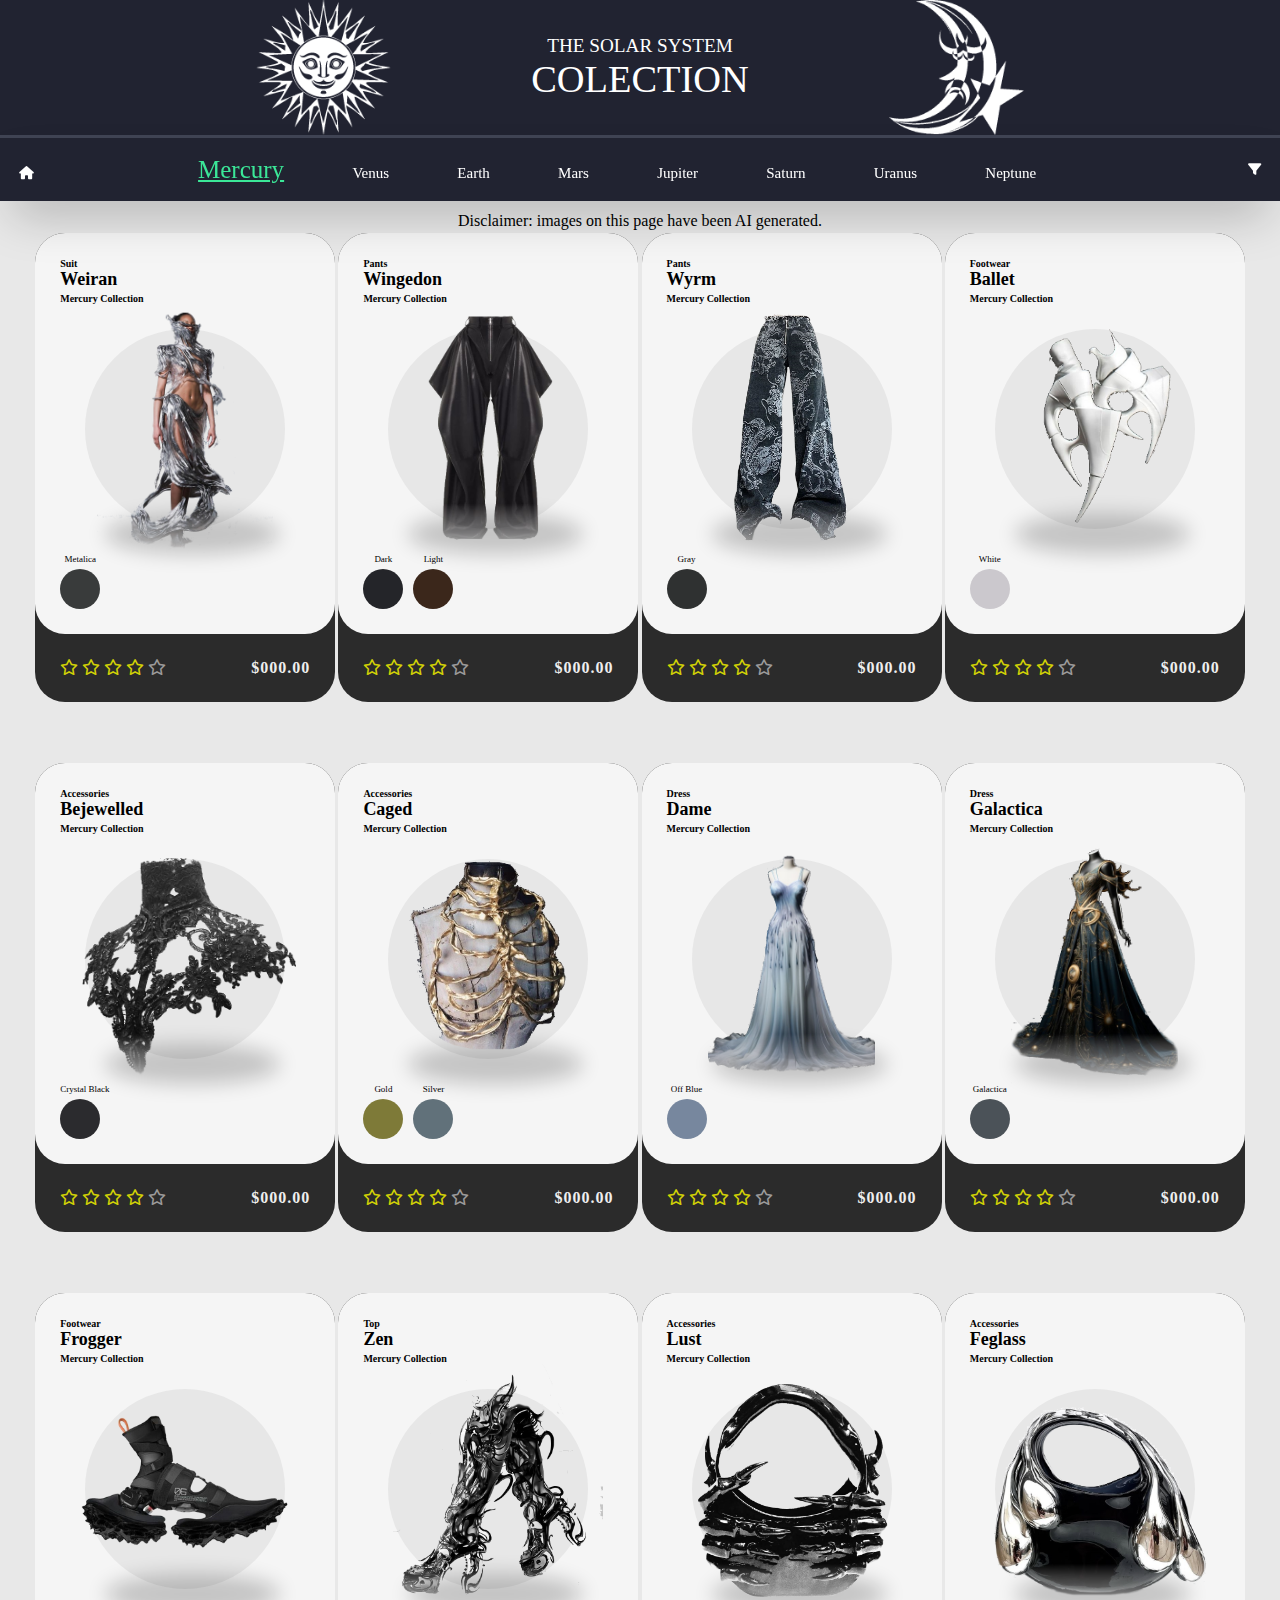
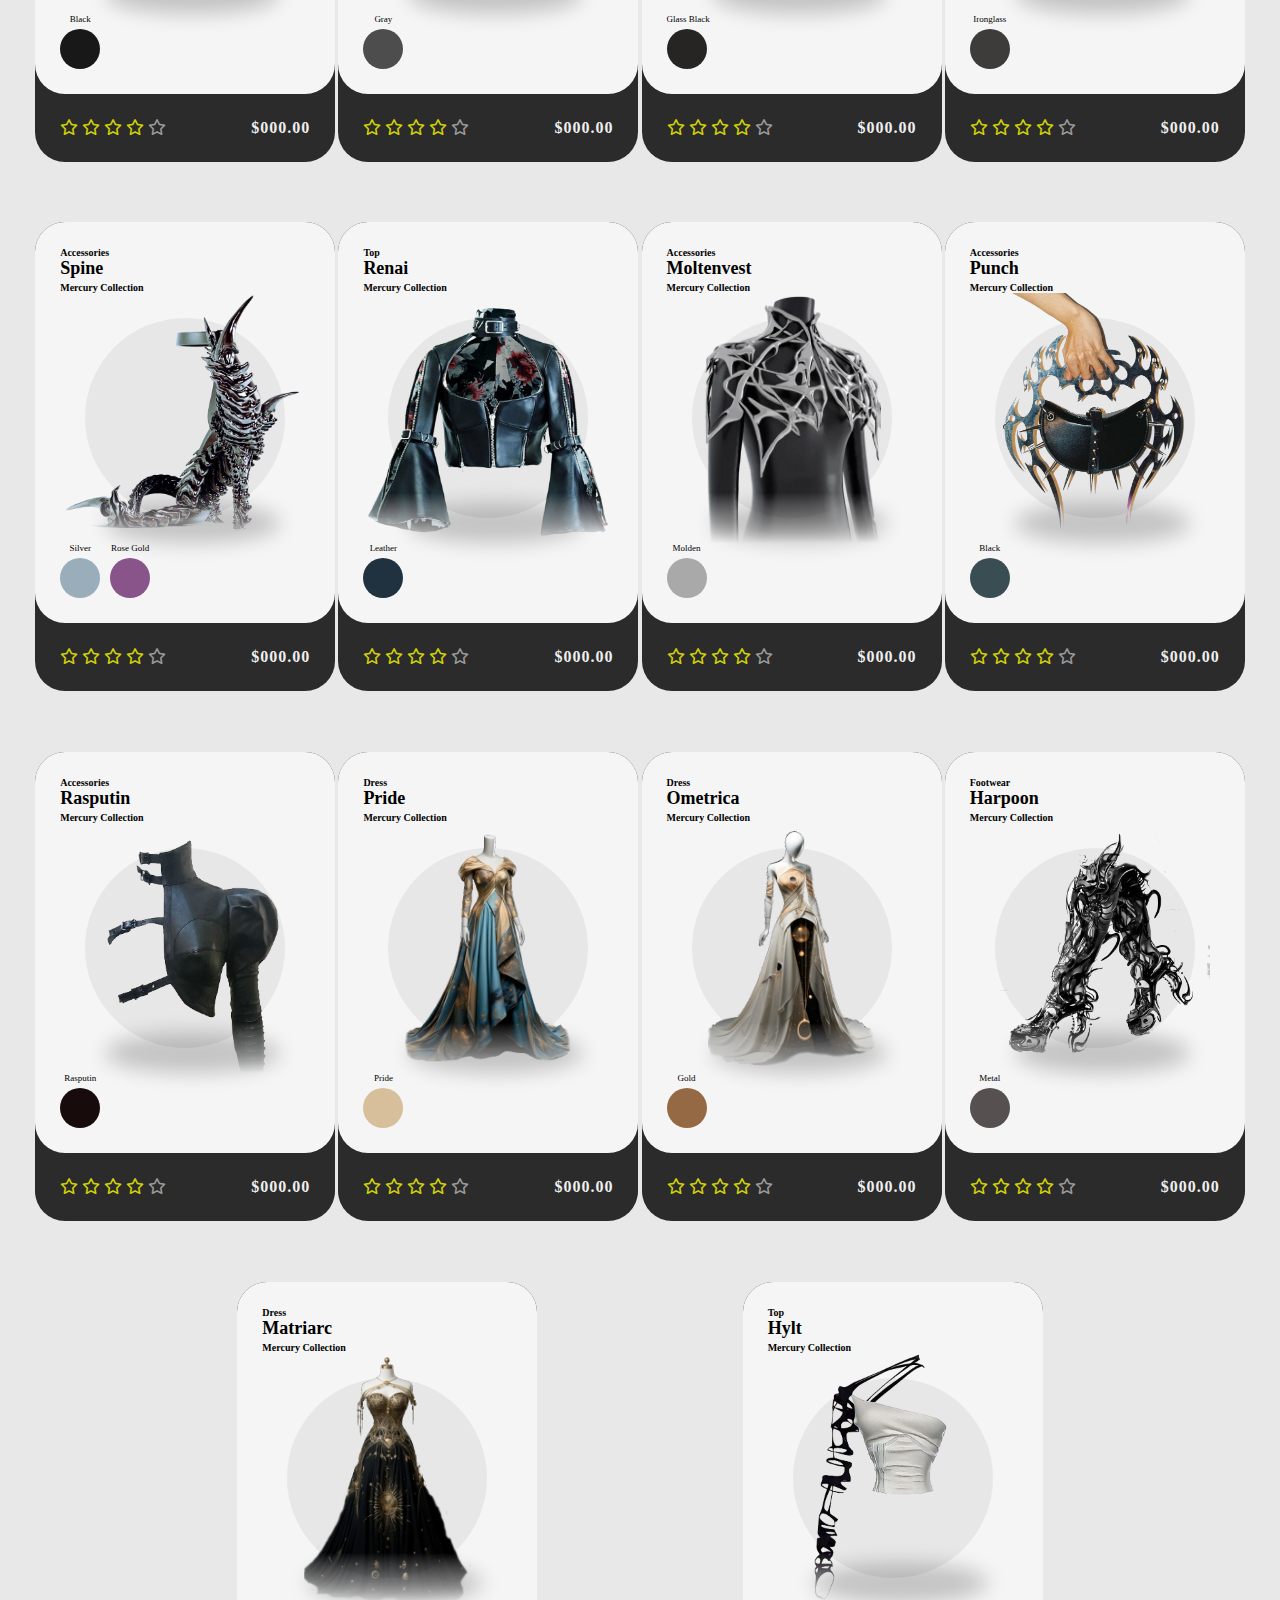
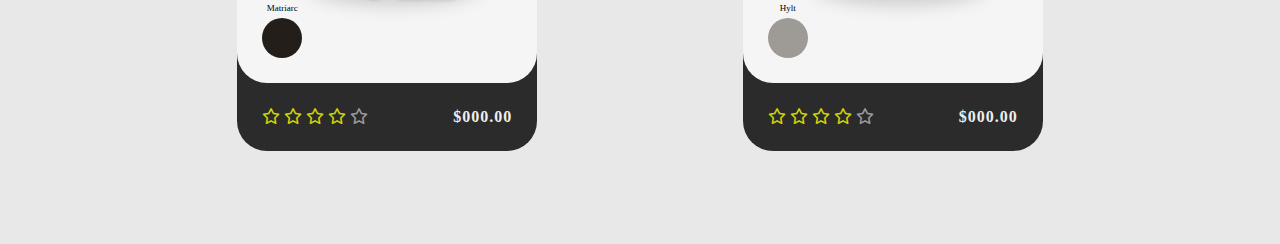
<file: pages/mercury.html>
<!DOCTYPE html>
<html lang="eng">
<head>
    <meta charset="UTF-8">
    <meta name="viewport" content="width=device-width, initial-scale=1.0">
    <link rel="stylesheet" href="https://cdnjs.cloudflare.com/ajax/libs/font-awesome/6.2.0/css/all.min.css">
    <link rel="icon" type="image.png" href="assets/logo/moon.png">
    <script type="module">
        if (!("anchorName" in document.documentElement.style)) {
          import("https://unpkg.com/@oddbird/css-anchor-positioning");
        }
    </script>
    <title>The solar system collection - Mercury</title>
    <style>
    </style>
    <link rel="stylesheet" href="../styles/style.css">
</head>

<body>
    <header>
        <div class="head-a">
            <div class="logo">
                <img src="../assets/logo/sun-logo.png" alt="">
            </div>
            <div class="logo text-logo">
                <div class="uni">THE SOLAR SYSTEM</div>
                <div class="aca">COLECTION</div>
            </div>
            <div class="logo">
                <img src="../assets/logo/moon-logo.png" alt="">
            </div>
        </div>
    </header>
    <section class="nav-bar">
        <div class="nav-bar-elements">
            <a href="../index.html"><button class="home-page">
                <i class="fa-solid fa-home"></i>
            </button></a>
            <div class="hop">
                <ul class="jump">
                    <li class="here"><a href="#">Mercury</a></li>
                    <li><a href="../pages/venus.html">Venus</a></li>
                    <li><a href="../pages/earth.html">Earth</a></li>
                    <li><a href="../pages/mars.html">Mars</a></li>
                    <li><a href="../pages/jupiter.html">Jupiter</a></li>
                    <li><a href="../pages/saturn.html">Saturn</a></li>
                    <li><a href="../pages/uranus.html">Uranus</a></li>
                    <li><a href="../pages/neptune.html">Neptune</a></li>
                </ul>
            </div>
            <div class="minihop">
                <ul class="jump">
                    <li class="here"><a href="#">Me</a></li>
                    <li><a href="../pages/venus.html">Ve</a></li>
                    <li><a href="../pages/earth.html">Ea</a></li>
                    <li><a href="../pages/mars.html">Ma</a></li>
                    <li><a href="../pages/jupiter.html">Ju</a></li>
                    <li><a href="../pages/saturn.html">Sa</a></li>
                    <li><a href="../pages/uranus.html">Ur</a></li>
                    <li><a href="../pages/neptune.html">Ne</a></li>
                </ul>
            </div>
            <button popovertarget="filter-menu" class="filter"><i class="fa-solid fa-filter"></i></button>
            <div popover id="filter-menu" class="filter-menu">
                <div class="filter-checkboxes">
                    <span class="option">
                    <input type="checkbox" checked id="mens" value="" name="filters"  class="mens" ><label for="mens" >Men</label>
                    </span>
                    <span class="option">
                    <input type="checkbox" checked id="womens" value="" name="filters"  class="womens" ><label for="womens">Women</label>
                    </span>
                    <span class="option">
                        <input type="checkbox" checked id="suits" value="" name="filters"  class="suits" ><label for="suits">Suits</label>
                    </span>
                    <span class="option">
                        <input type="checkbox" checked id="dresses" value="" name="filters"  class="dresses" ><label for="dresses">Dresses</label>
                    </span>
                    <span class="option">
                        <input type="checkbox" checked id="pants" value="" name="filters"  class="pants" ><label for="pants">Bottoms</label>
                    </span>
                    <span class="option">
                        <input type="checkbox" checked id="tops" value="" name="filters"  class="tops" ><label for="tops">Tops</label>
                    </span>
                    <span class="option">
                        <input type="checkbox" checked id="footwear" value="" name="filters"  class="footwear" ><label for="footwear">Footwear</label>
                    </span>
                    <span class="option">
                        <input type="checkbox" checked id="accessories" value="" name="filters"  class="accessories" ><label for="accessories">Accessories</label>
                    </span>
                </div>
            </div>
        </div>      
    </section>



    <section class="content">
        <p class="disclaimer">Disclaimer: images on this page have been AI generated.</p>
        <div class="card-female-dress-mercury">
            <div class="basicInfo">
                <div class="title">
                    <div class="category">Suit</div>
                    <div class="name">Weiran</div>
                    <div class="info">Mercury Collection</div>
                </div>
                <div class="images">
                    <div class="img">
                        <div class="item">
                            <input type="radio" name="poc1" id="aoption1" checked>
                            <img src="../assets/clothes-mercury/weiran.png">
                        </div>
                    </div>
                </div>
                <div class="colors">
                    <label for="aoption1">
                        <div class="name">Metalica</div>
                        <div class="ellipse" style="background:#393b3b"></div>
                    </label>
                </div>
                <div class="addCard">
                    <i class="fa fa-shopping-basket"></i>
                </div>
            </div>
            <div class="mores">
                <div class="stars">
                    <i class="fa-regular fa-star text-yellow"></i>
                    <i class="fa-regular fa-star text-yellow"></i>
                    <i class="fa-regular fa-star text-yellow"></i>
                    <i class="fa-regular fa-star text-yellow"></i>
                    <i class="fa-regular fa-star"></i>
                </div>
                <div class="price">$000.00</div>
            </div>
        </div>





        <div class="card-female-pants-mercury">
            <div class="basicInfo">
                <div class="title">
                    <div class="category">Pants</div>
                    <div class="name">Wingedon</div>
                    <div class="info">Mercury Collection</div>
                </div>
                <div class="images">
                    <div class="img">
                        <div class="item">
                            <input type="radio" name="poc2" id="boption1" checked>
                            <img src="../assets/clothes-mercury/wingedon.png">
                        </div>
                        <div class="item">
                            <input type="radio" name="poc2" id="boption2">
                            <img src="../assets/clothes-mercury/wingedon1.png">
                        </div>
                    </div>
                </div>
                <div class="colors">
                    <label for="boption1">
                        <div class="name">Dark</div>
                        <div class="ellipse" style="background:#242529"></div>
                    </label>
                    <label for="boption2">
                        <div class="name">Light</div>
                        <div class="ellipse" style="background:#3b271b"></div>
                    </label>
                </div>
                <div class="addCard">
                    <i class="fa fa-shopping-basket"></i>
                </div>
            </div>
            <div class="mores">
                <div class="stars">
                    <i class="fa-regular fa-star text-yellow"></i>
                    <i class="fa-regular fa-star text-yellow"></i>
                    <i class="fa-regular fa-star text-yellow"></i>
                    <i class="fa-regular fa-star text-yellow"></i>
                    <i class="fa-regular fa-star"></i>
                </div>
                <div class="price">$000.00</div>
            </div>
        </div>
        



        
        <div class="card-female-pants-mercury">
            <div class="basicInfo">
                <div class="title">
                    <div class="category">Pants</div>
                    <div class="name">Wyrm</div>
                    <div class="info">Mercury Collection</div>
                </div>
                <div class="images">
                    <div class="img">
                        <div class="item">
                            <input type="radio" name="poc6" id="foption" checked>
                            <img src="../assets/clothes-mercury/wyrm.png">
                        </div>
                    </div>
                </div>
                <div class="colors">
                    <label for="foption">
                        <div class="name">Gray</div>
                        <div class="ellipse" style="background:#2f3131"></div>
                    </label>
                </div>
                <div class="addCard">
                    <i class="fa fa-shopping-basket"></i>
                </div>
            </div>
            <div class="mores">
                <div class="stars">
                    <i class="fa-regular fa-star text-yellow"></i>
                    <i class="fa-regular fa-star text-yellow"></i>
                    <i class="fa-regular fa-star text-yellow"></i>
                    <i class="fa-regular fa-star text-yellow"></i>
                    <i class="fa-regular fa-star"></i>
                </div>
                <div class="price">$000.00</div>
            </div>
        </div>
        



        
        <div class="card-female-footwear-mercury">
            <div class="basicInfo">
                <div class="title">
                    <div class="category">Footwear</div>
                    <div class="name">Ballet</div>
                    <div class="info">Mercury Collection</div>
                </div>
                <div class="images">
                    <div class="img">
                        <div class="item">
                            <input type="radio" name="poc7" id="goption" checked>
                            <img src="../assets/clothes-mercury/ballet.png">
                        </div>
                    </div>
                </div>
                <div class="colors">
                    <label for="goption">
                        <div class="name">White</div>
                        <div class="ellipse" style="background:#cbc8cd"></div>
                    </label>
                </div>
                <div class="addCard">
                    <i class="fa fa-shopping-basket"></i>
                </div>
            </div>
            <div class="mores">
                <div class="stars">
                    <i class="fa-regular fa-star text-yellow"></i>
                    <i class="fa-regular fa-star text-yellow"></i>
                    <i class="fa-regular fa-star text-yellow"></i>
                    <i class="fa-regular fa-star text-yellow"></i>
                    <i class="fa-regular fa-star"></i>
                </div>
                <div class="price">$000.00</div>
            </div>
        </div>
        



        
        <div class="card-mens-accessories-mercury">
            <div class="basicInfo">
                <div class="title">
                    <div class="category">Accessories</div>
                    <div class="name">Bejewelled</div>
                    <div class="info">Mercury Collection</div>
                </div>
                <div class="images">
                    <div class="img">
                        <div class="item">
                            <input type="radio" name="poc8" id="hoption" checked>
                            <img src="../assets/clothes-mercury/bejewelled.png">
                        </div>
                    </div>
                </div>
                <div class="colors">
                    <label for="hoption">
                        <div class="name">Crystal Black</div>
                        <div class="ellipse" style="background:#2b2b2e"></div>
                    </label>
                </div>
                <div class="addCard">
                    <i class="fa fa-shopping-basket"></i>
                </div>
            </div>
            <div class="mores">
                <div class="stars">
                    <i class="fa-regular fa-star text-yellow"></i>
                    <i class="fa-regular fa-star text-yellow"></i>
                    <i class="fa-regular fa-star text-yellow"></i>
                    <i class="fa-regular fa-star text-yellow"></i>
                    <i class="fa-regular fa-star"></i>
                </div>
                <div class="price">$000.00</div>
            </div>
        </div>
        



        
        <div class="card-female-accessories-mercury">
            <div class="basicInfo">
                <div class="title">
                    <div class="category">Accessories</div>
                    <div class="name">Caged</div>
                    <div class="info">Mercury Collection</div>
                </div>
                <div class="images">
                    <div class="img">
                        <div class="item">
                            <input type="radio" name="poc9" id="ioption" checked>
                            <img src="../assets/clothes-mercury/cage.png">
                        </div>
                        <div class="item">
                            <input type="radio" name="poc9" id="ioption1" >
                            <img src="../assets/clothes-mercury/cage1.png">
                        </div>
                    </div>
                </div>
                <div class="colors">
                    <label for="ioption">
                        <div class="name">Gold</div>
                        <div class="ellipse" style="background:#7e7a38"></div>
                    </label>
                    <label for="ioption1">
                        <div class="name">Silver</div>
                        <div class="ellipse" style="background:#61717a"></div>
                    </label>
                </div>
                <div class="addCard">
                    <i class="fa fa-shopping-basket"></i>
                </div>
            </div>
            <div class="mores">
                <div class="stars">
                    <i class="fa-regular fa-star text-yellow"></i>
                    <i class="fa-regular fa-star text-yellow"></i>
                    <i class="fa-regular fa-star text-yellow"></i>
                    <i class="fa-regular fa-star text-yellow"></i>
                    <i class="fa-regular fa-star"></i>
                </div>
                <div class="price">$000.00</div>
            </div>
        </div>
        



        
        <div class="card-female-dress-mercury">
            <div class="basicInfo">
                <div class="title">
                    <div class="category">Dress</div>
                    <div class="name">Dame</div>
                    <div class="info">Mercury Collection</div>
                </div>
                <div class="images">
                    <div class="img">
                        <div class="item">
                            <input type="radio" name="poc10" id="joption" checked>
                            <img src="../assets/clothes-mercury/dame.png">
                        </div>
                    </div>
                </div>
                <div class="colors">
                    <label for="joption">
                        <div class="name">Off Blue</div>
                        <div class="ellipse" style="background:#77879E"></div>
                    </label>
                </div>
                <div class="addCard">
                    <i class="fa fa-shopping-basket"></i>
                </div>
            </div>
            <div class="mores">
                <div class="stars">
                    <i class="fa-regular fa-star text-yellow"></i>
                    <i class="fa-regular fa-star text-yellow"></i>
                    <i class="fa-regular fa-star text-yellow"></i>
                    <i class="fa-regular fa-star text-yellow"></i>
                    <i class="fa-regular fa-star"></i>
                </div>
                <div class="price">$000.00</div>
            </div>
        </div>
        



        
        <div class="card-female-dress-mercury">
            <div class="basicInfo">
                <div class="title">
                    <div class="category">Dress</div>
                    <div class="name">Galactica</div>
                    <div class="info">Mercury Collection</div>
                </div>
                <div class="images">
                    <div class="img">
                        <div class="item">
                            <input type="radio" name="poc3" id="coption" checked>
                            <img src="../assets/clothes-mercury/galactica.png">
                        </div>
                    </div>
                </div>
                <div class="colors">
                    <label for="coption">
                        <div class="name">Galactica</div>
                        <div class="ellipse" style="background:#4B5258"></div>
                    </label>
                </div>
                <div class="addCard">
                    <i class="fa fa-shopping-basket"></i>
                </div>
            </div>
            <div class="mores">
                <div class="stars">
                    <i class="fa-regular fa-star text-yellow"></i>
                    <i class="fa-regular fa-star text-yellow"></i>
                    <i class="fa-regular fa-star text-yellow"></i>
                    <i class="fa-regular fa-star text-yellow"></i>
                    <i class="fa-regular fa-star"></i>
                </div>
                <div class="price">$000.00</div>
            </div>
        </div>
        



        
        <div class="card-female-footwear-mercury">
            <div class="basicInfo">
                <div class="title">
                    <div class="category">Footwear</div>
                    <div class="name">Frogger</div>
                    <div class="info">Mercury Collection</div>
                </div>
                <div class="images">
                    <div class="img">
                        <div class="item">
                            <input type="radio" name="poc4" id="doption" checked>
                            <img src="../assets/clothes-mercury/frogger.png">
                        </div>
                    </div>
                </div>
                <div class="colors">
                    <label for="doption">
                        <div class="name">Black</div>
                        <div class="ellipse" style="background:#191818"></div>
                    </label>
                </div>
                <div class="addCard">
                    <i class="fa fa-shopping-basket"></i>
                </div>
            </div>
            <div class="mores">
                <div class="stars">
                    <i class="fa-regular fa-star text-yellow"></i>
                    <i class="fa-regular fa-star text-yellow"></i>
                    <i class="fa-regular fa-star text-yellow"></i>
                    <i class="fa-regular fa-star text-yellow"></i>
                    <i class="fa-regular fa-star"></i>
                </div>
                <div class="price">$000.00</div>
            </div>
        </div>
        



        
        <div class="card-mens-top-mercury">
            <div class="basicInfo">
                <div class="title">
                    <div class="category">Top</div>
                    <div class="name">Zen</div>
                    <div class="info">Mercury Collection</div>
                </div>
                <div class="images">
                    <div class="img">
                        <div class="item">
                            <input type="radio" name="poc5" id="eoption1" checked>
                            <img src="../assets/clothes-mercury/harpoon.png">
                        </div>
                    </div>
                </div>
                <div class="colors">
                    <label for="eoption1">
                        <div class="name">Gray</div>
                        <div class="ellipse" style="background:#4D4D4D"></div>
                    </label>
                </div>
                <div class="addCard">
                    <i class="fa fa-shopping-basket"></i>
                </div>
            </div>
            <div class="mores">
                <div class="stars">
                    <i class="fa-regular fa-star text-yellow"></i>
                    <i class="fa-regular fa-star text-yellow"></i>
                    <i class="fa-regular fa-star text-yellow"></i>
                    <i class="fa-regular fa-star text-yellow"></i>
                    <i class="fa-regular fa-star"></i>
                </div>
                <div class="price">$000.00</div>
            </div>
        </div>



        
        <div class="card-female-accessories-mercury">
            <div class="basicInfo">
                <div class="title">
                    <div class="category">Accessories</div>
                    <div class="name">Lust</div>
                    <div class="info">Mercury Collection</div>
                </div>
                <div class="images">
                    <div class="img">
                        <div class="item">
                            <input type="radio" name="poc14" id="noption" checked>
                            <img src="../assets/clothes-mercury/lust.png">
                        </div>
                    </div>
                </div>
                <div class="colors">
                    <label for="noption">
                        <div class="name">Glass Black</div>
                        <div class="ellipse" style="background:#262524"></div>
                    </label>
                </div>
                <div class="addCard">
                    <i class="fa fa-shopping-basket"></i>
                </div>
            </div>
            <div class="mores">
                <div class="stars">
                    <i class="fa-regular fa-star text-yellow"></i>
                    <i class="fa-regular fa-star text-yellow"></i>
                    <i class="fa-regular fa-star text-yellow"></i>
                    <i class="fa-regular fa-star text-yellow"></i>
                    <i class="fa-regular fa-star"></i>
                </div>
                <div class="price">$000.00</div>
            </div>
        </div>
        



        
        <div class="card-female-accessories-mercury">
            <div class="basicInfo">
                <div class="title">
                    <div class="category">Accessories</div>
                    <div class="name">Feglass</div>
                    <div class="info">Mercury Collection</div>
                </div>
                <div class="images">
                    <div class="img">
                        <div class="item">
                            <input type="radio" name="poc13" id="moption" checked>
                            <img src="../assets/clothes-mercury/feglass.png">
                        </div>
                    </div>
                </div>
                <div class="colors">
                    <label for="moption">
                        <div class="name">Ironglass</div>
                        <div class="ellipse" style="background:#3e3c3b"></div>
                    </label>
                </div>
                <div class="addCard">
                    <i class="fa fa-shopping-basket"></i>
                </div>
            </div>
            <div class="mores">
                <div class="stars">
                    <i class="fa-regular fa-star text-yellow"></i>
                    <i class="fa-regular fa-star text-yellow"></i>
                    <i class="fa-regular fa-star text-yellow"></i>
                    <i class="fa-regular fa-star text-yellow"></i>
                    <i class="fa-regular fa-star"></i>
                </div>
                <div class="price">$000.00</div>
            </div>
        </div>
        



        
        <div class="card-female-accessories-mercury">
            <div class="basicInfo">
                <div class="title">
                    <div class="category">Accessories</div>
                    <div class="name">Spine</div>
                    <div class="info">Mercury Collection</div>
                </div>
                <div class="images">
                    <div class="img">
                        <div class="item">
                            <input type="radio" name="poc12" id="loption" checked>
                            <img src="../assets/clothes-mercury/spine.png">
                        </div>
                        <div class="item">
                            <input type="radio" name="poc12" id="loption1">
                            <img src="../assets/clothes-mercury/spine1.png">
                        </div>
                    </div>
                </div>
                <div class="colors">
                    <label for="loption">
                        <div class="name">Silver</div>
                        <div class="ellipse" style="background:#9AADBB"></div>
                    </label>
                    <label for="loption1">
                        <div class="name">Rose Gold</div>
                        <div class="ellipse" style="background:#885489"></div>
                    </label>
                </div>
                <div class="addCard">
                    <i class="fa fa-shopping-basket"></i>
                </div>
            </div>
            <div class="mores">
                <div class="stars">
                    <i class="fa-regular fa-star text-yellow"></i>
                    <i class="fa-regular fa-star text-yellow"></i>
                    <i class="fa-regular fa-star text-yellow"></i>
                    <i class="fa-regular fa-star text-yellow"></i>
                    <i class="fa-regular fa-star"></i>
                </div>
                <div class="price">$000.00</div>
            </div>
        </div>
        



        
        <div class="card-female-top-mercury">
            <div class="basicInfo">
                <div class="title">
                    <div class="category">Top</div>
                    <div class="name">Renai</div>
                    <div class="info">Mercury Collection</div>
                </div>
                <div class="images">
                    <div class="img">
                        <div class="item">
                            <input type="radio" name="poc11" id="koption" checked>
                            <img src="../assets/clothes-mercury/renai.png">
                        </div>
                    </div>
                </div>
                <div class="colors">
                    <label for="koption">
                        <div class="name">Leather</div>
                        <div class="ellipse" style="background:#203240"></div>
                    </label>
                </div>
                <div class="addCard">
                    <i class="fa fa-shopping-basket"></i>
                </div>
            </div>
            <div class="mores">
                <div class="stars">
                    <i class="fa-regular fa-star text-yellow"></i>
                    <i class="fa-regular fa-star text-yellow"></i>
                    <i class="fa-regular fa-star text-yellow"></i>
                    <i class="fa-regular fa-star text-yellow"></i>
                    <i class="fa-regular fa-star"></i>
                </div>
                <div class="price">$000.00</div>
            </div>
        </div>
        
        



        
        <div class="card-mens-accessories-mercury">
            <div class="basicInfo">
                <div class="title">
                    <div class="category">Accessories</div>
                    <div class="name">Moltenvest</div>
                    <div class="info">Mercury Collection</div>
                </div>
                <div class="images">
                    <div class="img">
                        <div class="item">
                            <input type="radio" name="poc15" id="ooption" checked>
                            <img src="../assets/clothes-mercury/moltenvest-top.png">
                        </div>
                    </div>
                </div>
                <div class="colors">
                    <label for="ooption">
                        <div class="name">Molden</div>
                        <div class="ellipse" style="background:#A9A9A9"></div>
                    </label>
                </div>
                <div class="addCard">
                    <i class="fa fa-shopping-basket"></i>
                </div>
            </div>
            <div class="mores">
                <div class="stars">
                    <i class="fa-regular fa-star text-yellow"></i>
                    <i class="fa-regular fa-star text-yellow"></i>
                    <i class="fa-regular fa-star text-yellow"></i>
                    <i class="fa-regular fa-star text-yellow"></i>
                    <i class="fa-regular fa-star"></i>
                </div>
                <div class="price">$000.00</div>
            </div>
        </div>
        



        
        <div class="card-female-accessories-mercury">
            <div class="basicInfo">
                <div class="title">
                    <div class="category">Accessories</div>
                    <div class="name">Punch</div>
                    <div class="info">Mercury Collection</div>
                </div>
                <div class="images">
                    <div class="img">
                        <div class="item">
                            <input type="radio" name="poc16" id="poption" checked>
                            <img src="../assets/clothes-mercury/punch.png">
                        </div>
                    </div>
                </div>
                <div class="colors">
                    <label for="poption">
                        <div class="name">Black</div>
                        <div class="ellipse" style="background:#3A4D53"></div>
                    </label>
                </div>
                <div class="addCard">
                    <i class="fa fa-shopping-basket"></i>
                </div>
            </div>
            <div class="mores">
                <div class="stars">
                    <i class="fa-regular fa-star text-yellow"></i>
                    <i class="fa-regular fa-star text-yellow"></i>
                    <i class="fa-regular fa-star text-yellow"></i>
                    <i class="fa-regular fa-star text-yellow"></i>
                    <i class="fa-regular fa-star"></i>
                </div>
                <div class="price">$000.00</div>
            </div>
        </div>
        



        
        <div class="card-female-accessories-mercury">
            <div class="basicInfo">
                <div class="title">
                    <div class="category">Accessories</div>
                    <div class="name">Rasputin</div>
                    <div class="info">Mercury Collection</div>
                </div>
                <div class="images">
                    <div class="img">
                        <div class="item">
                            <input type="radio" name="poc17" id="qoption" checked>
                            <img src="../assets/clothes-mercury/rasputin.png">
                        </div>
                    </div>
                </div>
                <div class="colors">
                    <label for="qoption">
                        <div class="name">Rasputin</div>
                        <div class="ellipse" style="background:#170b0b"></div>
                    </label>
                </div>
                <div class="addCard">
                    <i class="fa fa-shopping-basket"></i>
                </div>
            </div>
            <div class="mores">
                <div class="stars">
                    <i class="fa-regular fa-star text-yellow"></i>
                    <i class="fa-regular fa-star text-yellow"></i>
                    <i class="fa-regular fa-star text-yellow"></i>
                    <i class="fa-regular fa-star text-yellow"></i>
                    <i class="fa-regular fa-star"></i>
                </div>
                <div class="price">$000.00</div>
            </div>
        </div>
        



        
        <div class="card-female-dress-mercury">
            <div class="basicInfo">
                <div class="title">
                    <div class="category">Dress</div>
                    <div class="name">Pride</div>
                    <div class="info">Mercury Collection</div>
                </div>
                <div class="images">
                    <div class="img">
                        <div class="item">
                            <input type="radio" name="poc18" id="roption" checked>
                            <img src="../assets/clothes-mercury/pride.png">
                        </div>
                    </div>
                </div>
                <div class="colors">
                    <label for="roption">
                        <div class="name">Pride</div>
                        <div class="ellipse" style="background:#D7BF9B"></div>
                    </label>
                </div>
                <div class="addCard">
                    <i class="fa fa-shopping-basket"></i>
                </div>
            </div>
            <div class="mores">
                <div class="stars">
                    <i class="fa-regular fa-star text-yellow"></i>
                    <i class="fa-regular fa-star text-yellow"></i>
                    <i class="fa-regular fa-star text-yellow"></i>
                    <i class="fa-regular fa-star text-yellow"></i>
                    <i class="fa-regular fa-star"></i>
                </div>
                <div class="price">$000.00</div>
            </div>
        </div>
        



        
        <div class="card-female-dress-mercury">
            <div class="basicInfo">
                <div class="title">
                    <div class="category">Dress</div>
                    <div class="name">Ometrica</div>
                    <div class="info">Mercury Collection</div>
                </div>
                <div class="images">
                    <div class="img">
                        <div class="item">
                            <input type="radio" name="poc19" id="soption" checked>
                            <img src="../assets/clothes-mercury/ometrica.png">
                        </div>
                    </div>
                </div>
                <div class="colors">
                    <label for="soption">
                        <div class="name">Gold</div>
                        <div class="ellipse" style="background:#956944"></div>
                    </label>
                </div>
                <div class="addCard">
                    <i class="fa fa-shopping-basket"></i>
                </div>
            </div>
            <div class="mores">
                <div class="stars">
                    <i class="fa-regular fa-star text-yellow"></i>
                    <i class="fa-regular fa-star text-yellow"></i>
                    <i class="fa-regular fa-star text-yellow"></i>
                    <i class="fa-regular fa-star text-yellow"></i>
                    <i class="fa-regular fa-star"></i>
                </div>
                <div class="price">$000.00</div>
            </div>
        </div>
        



        
        <div class="card-female-footwear-mercury">
            <div class="basicInfo">
                <div class="title">
                    <div class="category">Footwear</div>
                    <div class="name">Harpoon</div>
                    <div class="info">Mercury Collection</div>
                </div>
                <div class="images">
                    <div class="img">
                        <div class="item">
                            <input type="radio" name="poc20" id="toption" checked>
                            <img src="../assets/clothes-mercury/harpoon.png">
                        </div>
                    </div>
                </div>
                <div class="colors">
                    <label for="toption">
                        <div class="name">Metal</div>
                        <div class="ellipse" style="background:#575050"></div>
                    </label>
                </div>
                <div class="addCard">
                    <i class="fa fa-shopping-basket"></i>
                </div>
            </div>
            <div class="mores">
                <div class="stars">
                    <i class="fa-regular fa-star text-yellow"></i>
                    <i class="fa-regular fa-star text-yellow"></i>
                    <i class="fa-regular fa-star text-yellow"></i>
                    <i class="fa-regular fa-star text-yellow"></i>
                    <i class="fa-regular fa-star"></i>
                </div>
                <div class="price">$000.00</div>
            </div>
        </div>
        



        
        <div class="card-female-dress-mercury">
            <div class="basicInfo">
                <div class="title">
                    <div class="category">Dress</div>
                    <div class="name">Matriarc</div>
                    <div class="info">Mercury Collection</div>
                </div>
                <div class="images">
                    <div class="img">
                        <div class="item">
                            <input type="radio" name="poc21" id="uoption" checked>
                            <img src="../assets/clothes-mercury/matriarc.png">
                        </div>
                    </div>
                </div>
                <div class="colors">
                    <label for="uoption">
                        <div class="name">Matriarc</div>
                        <div class="ellipse" style="background:#231e19"></div>
                    </label>
                </div>
                <div class="addCard">
                    <i class="fa fa-shopping-basket"></i>
                </div>
            </div>
            <div class="mores">
                <div class="stars">
                    <i class="fa-regular fa-star text-yellow"></i>
                    <i class="fa-regular fa-star text-yellow"></i>
                    <i class="fa-regular fa-star text-yellow"></i>
                    <i class="fa-regular fa-star text-yellow"></i>
                    <i class="fa-regular fa-star"></i>
                </div>
                <div class="price">$000.00</div>
            </div>
        </div>





        <div class="card-female-top-mercury">
            <div class="basicInfo">
                <div class="title">
                    <div class="category">Top</div>
                    <div class="name">Hylt</div>
                    <div class="info">Mercury Collection</div>
                </div>
                <div class="images">
                    <div class="img">
                        <div class="item">
                            <input type="radio" name="poc22" id="voption" checked>
                            <img src="../assets/clothes-mercury/hylt.png">
                        </div>
                    </div>
                </div>
                <div class="colors">
                    <label for="voption">
                        <div class="name">Hylt</div>
                        <div class="ellipse" style="background:#9e9a95"></div>
                    </label>
                </div>
                <div class="addCard">
                    <i class="fa fa-shopping-basket"></i>
                </div>
            </div>
            <div class="mores">
                <div class="stars">
                    <i class="fa-regular fa-star text-yellow"></i>
                    <i class="fa-regular fa-star text-yellow"></i>
                    <i class="fa-regular fa-star text-yellow"></i>
                    <i class="fa-regular fa-star text-yellow"></i>
                    <i class="fa-regular fa-star"></i>
                </div>
                <div class="price">$000.00</div>
            </div>
        </div>
    </section>
</body>
</html>
</file>
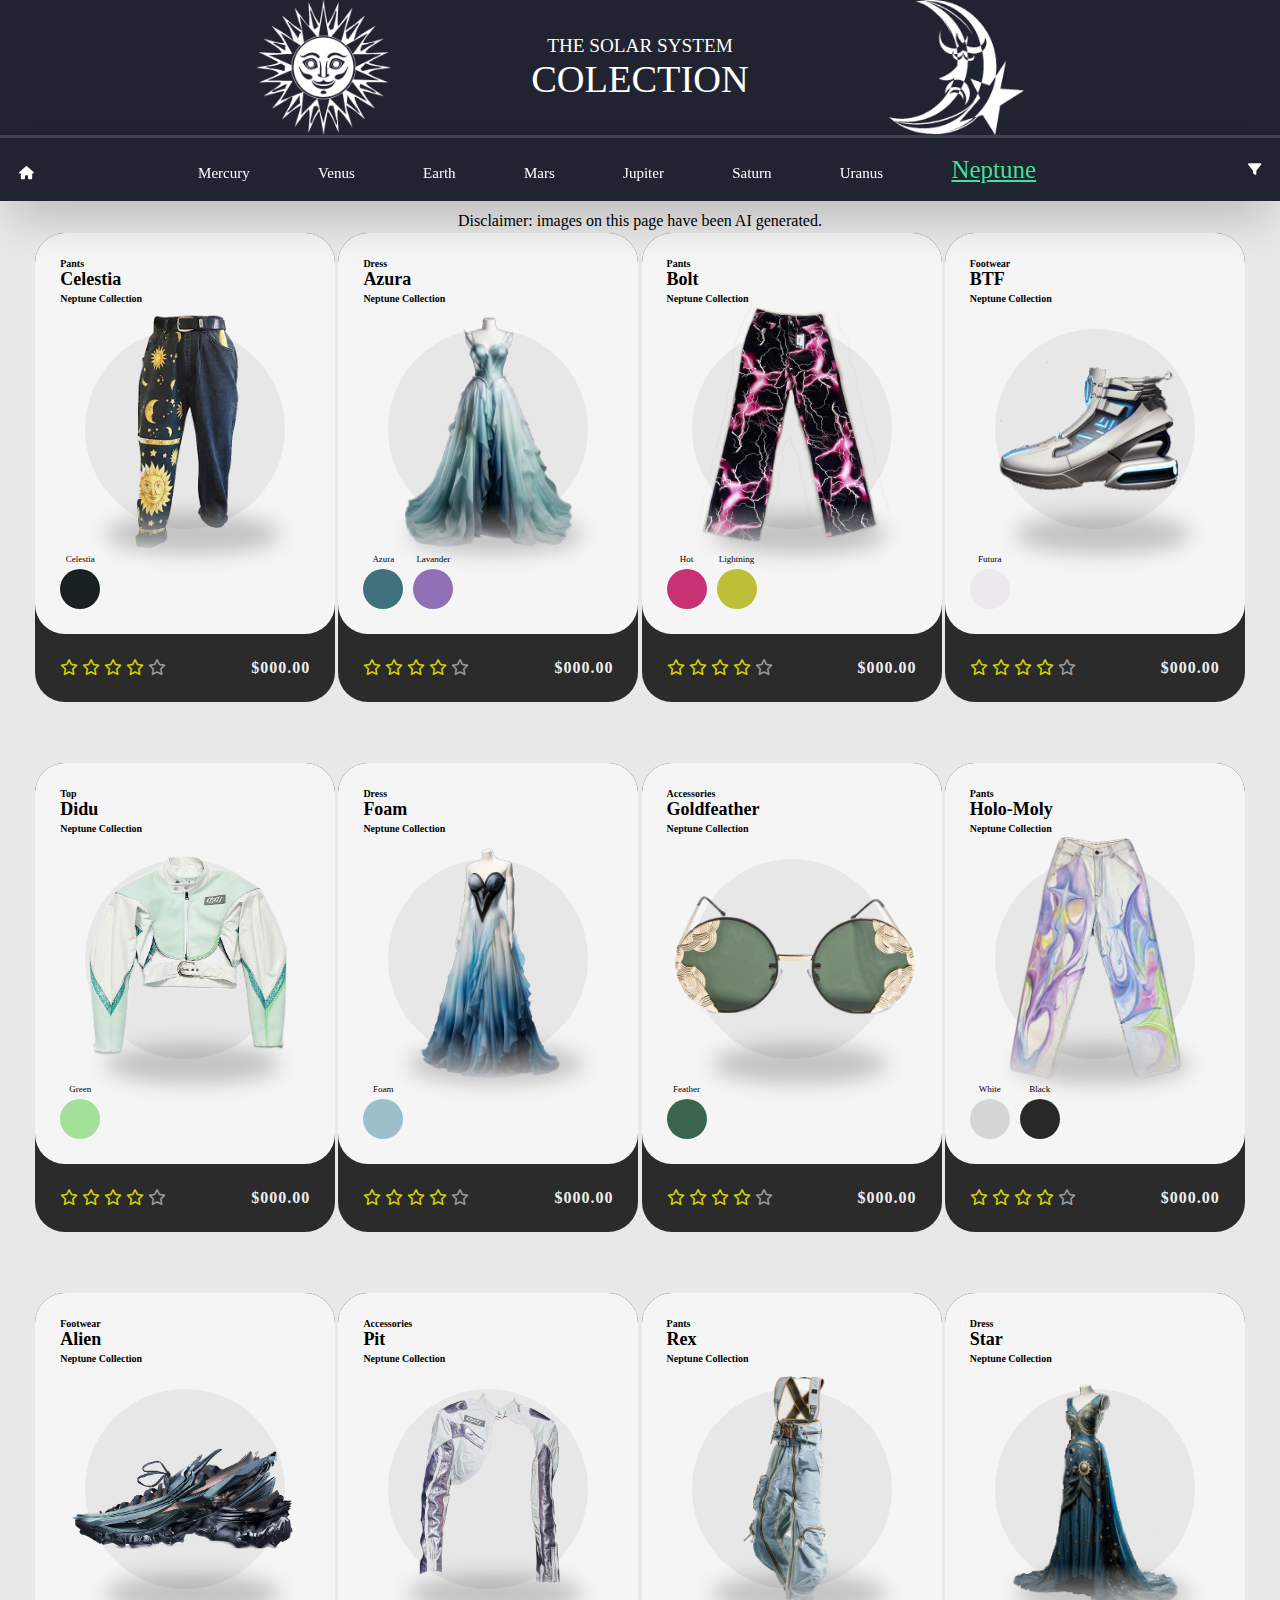
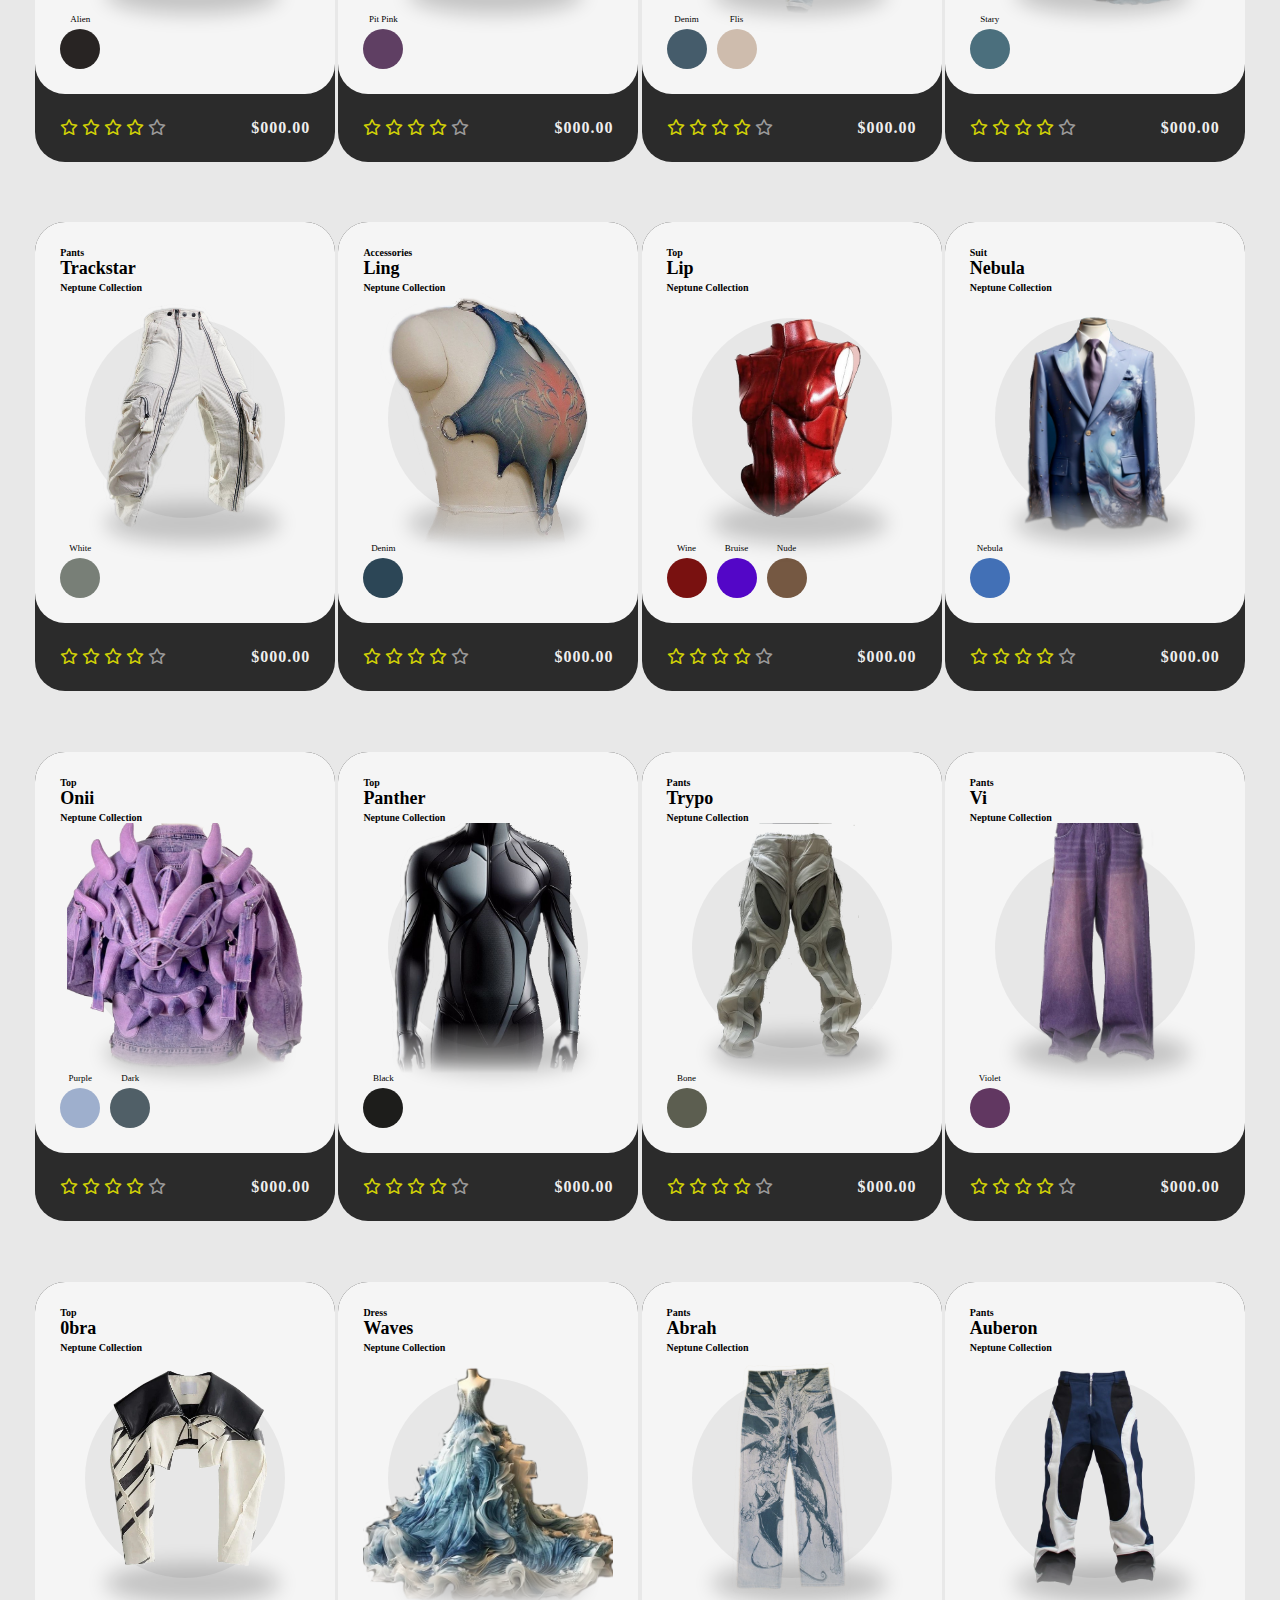
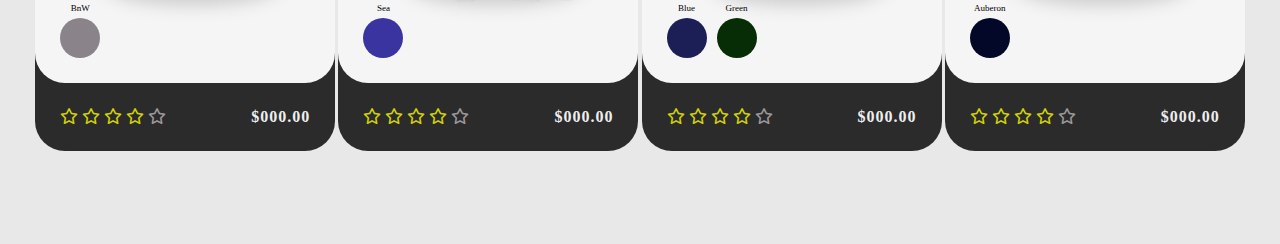
<file: pages/neptune.html>
<!DOCTYPE html>
<html lang="eng">
<head>
    <meta charset="UTF-8">
    <meta name="viewport" content="width=device-width, initial-scale=1.0">
    <link rel="stylesheet" href="https://cdnjs.cloudflare.com/ajax/libs/font-awesome/6.2.0/css/all.min.css">
    <link rel="icon" type="image.png" href="assets/logo/moon.png">
    <script type="module">
        if (!("anchorName" in document.documentElement.style)) {
          import("https://unpkg.com/@oddbird/css-anchor-positioning");
        }
    </script>
    <title>The solar system collection - Neptune</title>
    <style>
    </style>
    <link rel="stylesheet" href="../styles/style.css">
</head>

<body>
    <header>
        <div class="head-a">
            <div class="logo">
                <img src="../assets/logo/sun-logo.png" alt="">
            </div>
            <div class="logo text-logo">
                <div class="uni">THE SOLAR SYSTEM</div>
                <div class="aca">COLECTION</div>
            </div>
            <div class="logo">
                <img src="../assets/logo/moon-logo.png" alt="">
            </div>
        </div>
    </header>
    <section class="nav-bar">
        <div class="nav-bar-elements">
            <a href="../index.html"><button class="home-page">
                <i class="fa-solid fa-home"></i>
            </button></a>
            <div class="hop">
                <ul class="jump">
                    <li><a href="../pages/mercury.html">Mercury</a></li>
                    <li><a href="../pages/venus.html">Venus</a></li>
                    <li><a href="../pages/earth.html">Earth</a></li>
                    <li><a href="../pages/mars.html">Mars</a></li>
                    <li><a href="../pages/jupiter.html">Jupiter</a></li>
                    <li><a href="../pages/saturn.html">Saturn</a></li>
                    <li><a href="../pages/uranus.html">Uranus</a></li>
                    <li class="here"><a href="#">Neptune</a></li>
                </ul>
            </div>
            <div class="minihop">
                <ul class="jump">
                    <li><a href="../pages/mercury.html">Me</a></li>
                    <li><a href="../pages/venus.html">Ve</a></li>
                    <li><a href="../pages/earth.html">Ea</a></li>
                    <li><a href="../pages/mars.html">Ma</a></li>
                    <li><a href="../pages/jupiter.html">Ju</a></li>
                    <li><a href="../pages/saturn.html">Sa</a></li>
                    <li><a href="../pages/uranus.html">Ur</a></li>
                    <li class="here"><a href="#">Ne</a></li>
                </ul>
            </div>
            <button popovertarget="filter-menu" class="filter"><i class="fa-solid fa-filter"></i></button>
            <div popover id="filter-menu" class="filter-menu">
                <div class="filter-checkboxes">
                    <span class="option">
                    <input type="checkbox" checked id="mens" value="" name="filters"  class="mens" ><label for="mens" >Men</label>
                    </span>
                    <span class="option">
                    <input type="checkbox" checked id="womens" value="" name="filters"  class="womens" ><label for="womens">Women</label>
                    </span>
                    <span class="option">
                        <input type="checkbox" checked id="suits" value="" name="filters"  class="suits" ><label for="suits">Suits</label>
                    </span>
                    <span class="option">
                        <input type="checkbox" checked id="dresses" value="" name="filters"  class="dresses" ><label for="dresses">Dresses</label>
                    </span>
                    <span class="option">
                        <input type="checkbox" checked id="pants" value="" name="filters"  class="pants" ><label for="pants">Bottoms</label>
                    </span>
                    <span class="option">
                        <input type="checkbox" checked id="tops" value="" name="filters"  class="tops" ><label for="tops">Tops</label>
                    </span>
                    <span class="option">
                        <input type="checkbox" checked id="footwear" value="" name="filters"  class="footwear" ><label for="footwear">Footwear</label>
                    </span>
                    <span class="option">
                        <input type="checkbox" checked id="accessories" value="" name="filters"  class="accessories" ><label for="accessories">Accessories</label>
                    </span>
                </div>
            </div>
        </div>      
    </section>



    <section class="content">
        <p class="disclaimer">Disclaimer: images on this page have been AI generated.</p>
        <div class="card-mens-pants-neptune">
            <div class="basicInfo">
                <div class="title">
                    <div class="category">Pants</div>
                    <div class="name">Celestia</div>
                    <div class="info">Neptune Collection</div>
                </div>
                <div class="images">
                    <div class="img">
                        <div class="item">
                            <input type="radio" name="poc1" id="aoption1" checked>
                            <img src="../assets/clothes-neptune/celesta-pants.png">
                        </div>
                    </div>
                </div>
                <div class="colors">
                    <label for="aoption1">
                        <div class="name">Celestia</div>
                        <div class="ellipse" style="background:#192021"></div>
                    </label>
                </div>
                <div class="addCard">
                    <i class="fa fa-shopping-basket"></i>
                </div>
            </div>
            <div class="mores">
                <div class="stars">
                    <i class="fa-regular fa-star text-yellow"></i>
                    <i class="fa-regular fa-star text-yellow"></i>
                    <i class="fa-regular fa-star text-yellow"></i>
                    <i class="fa-regular fa-star text-yellow"></i>
                    <i class="fa-regular fa-star"></i>
                </div>
                <div class="price">$000.00</div>
            </div>
        </div>





        <div class="card-female-dress-neptune">
            <div class="basicInfo">
                <div class="title">
                    <div class="category">Dress</div>
                    <div class="name">Azura</div>
                    <div class="info">Neptune Collection</div>
                </div>
                <div class="images">
                    <div class="img">
                        <div class="item">
                            <input type="radio" name="poc2" id="boption1" checked>
                            <img src="../assets/clothes-neptune/azura-dress.png">
                        </div>
                        <div class="item">
                            <input type="radio" name="poc2" id="boption2">
                            <img src="../assets/clothes-neptune/azura-dress1.png">
                        </div>
                    </div>
                </div>
                <div class="colors">
                    <label for="boption1">
                        <div class="name">Azura</div>
                        <div class="ellipse" style="background:#3F717C"></div>
                    </label>
                    <label for="boption2">
                        <div class="name">Lavander</div>
                        <div class="ellipse" style="background:#9071B8"></div>
                    </label>
                </div>
                <div class="addCard">
                    <i class="fa fa-shopping-basket"></i>
                </div>
            </div>
            <div class="mores">
                <div class="stars">
                    <i class="fa-regular fa-star text-yellow"></i>
                    <i class="fa-regular fa-star text-yellow"></i>
                    <i class="fa-regular fa-star text-yellow"></i>
                    <i class="fa-regular fa-star text-yellow"></i>
                    <i class="fa-regular fa-star"></i>
                </div>
                <div class="price">$000.00</div>
            </div>
        </div>
        



        
        <div class="card-female-pants-neptune">
            <div class="basicInfo">
                <div class="title">
                    <div class="category">Pants</div>
                    <div class="name">Bolt</div>
                    <div class="info">Neptune Collection</div>
                </div>
                <div class="images">
                    <div class="img">
                        <div class="item">
                            <input type="radio" name="poc6" id="foption" checked>
                            <img src="../assets/clothes-neptune/bolt-pants.png">
                        </div>
                        <div class="item">
                            <input type="radio" name="poc6" id="foption2">
                            <img src="../assets/clothes-neptune/bolt-pants1.png">
                        </div>
                    </div>
                </div>
                <div class="colors">
                    <label for="foption">
                        <div class="name">Hot</div>
                        <div class="ellipse" style="background:#C83273"></div>
                    </label>
                    <label for="foption2">
                        <div class="name">Lightning</div>
                        <div class="ellipse" style="background:#BDBF39"></div>
                    </label>
                </div>
                <div class="addCard">
                    <i class="fa fa-shopping-basket"></i>
                </div>
            </div>
            <div class="mores">
                <div class="stars">
                    <i class="fa-regular fa-star text-yellow"></i>
                    <i class="fa-regular fa-star text-yellow"></i>
                    <i class="fa-regular fa-star text-yellow"></i>
                    <i class="fa-regular fa-star text-yellow"></i>
                    <i class="fa-regular fa-star"></i>
                </div>
                <div class="price">$000.00</div>
            </div>
        </div>
        



        
        <div class="card-footwear-neptune">
            <div class="basicInfo">
                <div class="title">
                    <div class="category">Footwear</div>
                    <div class="name">BTF</div>
                    <div class="info">Neptune Collection</div>
                </div>
                <div class="images">
                    <div class="img">
                        <div class="item">
                            <input type="radio" name="poc7" id="goption" checked>
                            <img src="../assets/clothes-neptune/btf-footweart.png">
                        </div>
                    </div>
                </div>
                <div class="colors">
                    <label for="goption">
                        <div class="name">Futura</div>
                        <div class="ellipse" style="background:#ece9ed"></div>
                    </label>
                </div>
                <div class="addCard">
                    <i class="fa fa-shopping-basket"></i>
                </div>
            </div>
            <div class="mores">
                <div class="stars">
                    <i class="fa-regular fa-star text-yellow"></i>
                    <i class="fa-regular fa-star text-yellow"></i>
                    <i class="fa-regular fa-star text-yellow"></i>
                    <i class="fa-regular fa-star text-yellow"></i>
                    <i class="fa-regular fa-star"></i>
                </div>
                <div class="price">$000.00</div>
            </div>
        </div>
        



        
        <div class="card-female-top-neptune">
            <div class="basicInfo">
                <div class="title">
                    <div class="category">Top</div>
                    <div class="name">Didu</div>
                    <div class="info">Neptune Collection</div>
                </div>
                <div class="images">
                    <div class="img">
                        <div class="item">
                            <input type="radio" name="poc8" id="hoption" checked>
                            <img src="../assets/clothes-neptune/didu-top.png">
                        </div>
                    </div>
                </div>
                <div class="colors">
                    <label for="hoption">
                        <div class="name">Green</div>
                        <div class="ellipse" style="background:#A4E09A"></div>
                    </label>
                </div>
                <div class="addCard">
                    <i class="fa fa-shopping-basket"></i>
                </div>
            </div>
            <div class="mores">
                <div class="stars">
                    <i class="fa-regular fa-star text-yellow"></i>
                    <i class="fa-regular fa-star text-yellow"></i>
                    <i class="fa-regular fa-star text-yellow"></i>
                    <i class="fa-regular fa-star text-yellow"></i>
                    <i class="fa-regular fa-star"></i>
                </div>
                <div class="price">$000.00</div>
            </div>
        </div>
        



        
        <div class="card-female-dress-neptune">
            <div class="basicInfo">
                <div class="title">
                    <div class="category">Dress</div>
                    <div class="name">Foam</div>
                    <div class="info">Neptune Collection</div>
                </div>
                <div class="images">
                    <div class="img">
                        <div class="item">
                            <input type="radio" name="poc9" id="ioption" checked>
                            <img src="../assets/clothes-neptune/foam-dress.png">
                        </div>
                    </div>
                </div>
                <div class="colors">
                    <label for="ioption">
                        <div class="name">Foam</div>
                        <div class="ellipse" style="background:#9DBFCB"></div>
                    </label>
                </div>
                <div class="addCard">
                    <i class="fa fa-shopping-basket"></i>
                </div>
            </div>
            <div class="mores">
                <div class="stars">
                    <i class="fa-regular fa-star text-yellow"></i>
                    <i class="fa-regular fa-star text-yellow"></i>
                    <i class="fa-regular fa-star text-yellow"></i>
                    <i class="fa-regular fa-star text-yellow"></i>
                    <i class="fa-regular fa-star"></i>
                </div>
                <div class="price">$000.00</div>
            </div>
        </div>
        



        
        <div class="card-accessories-neptune">
            <div class="basicInfo">
                <div class="title">
                    <div class="category">Accessories</div>
                    <div class="name">Goldfeather</div>
                    <div class="info">Neptune Collection</div>
                </div>
                <div class="images">
                    <div class="img">
                        <div class="item">
                            <input type="radio" name="poc10" id="joption" checked>
                            <img src="../assets/clothes-neptune/goldfeather-acc.png">
                        </div>
                    </div>
                </div>
                <div class="colors">
                    <label for="joption">
                        <div class="name">Feather</div>
                        <div class="ellipse" style="background:#3b644c"></div>
                    </label>
                </div>
                <div class="addCard">
                    <i class="fa fa-shopping-basket"></i>
                </div>
            </div>
            <div class="mores">
                <div class="stars">
                    <i class="fa-regular fa-star text-yellow"></i>
                    <i class="fa-regular fa-star text-yellow"></i>
                    <i class="fa-regular fa-star text-yellow"></i>
                    <i class="fa-regular fa-star text-yellow"></i>
                    <i class="fa-regular fa-star"></i>
                </div>
                <div class="price">$000.00</div>
            </div>
        </div>
        



        
        <div class="card-female-pants-neptune">
            <div class="basicInfo">
                <div class="title">
                    <div class="category">Pants</div>
                    <div class="name">Holo-Moly</div>
                    <div class="info">Neptune Collection</div>
                </div>
                <div class="images">
                    <div class="img">
                        <div class="item">
                            <input type="radio" name="poc3" id="coption" checked>
                            <img src="../assets/clothes-neptune/holo-moly-pants.png">
                        </div>
                        <div class="item">
                            <input type="radio" name="poc3" id="coption1">
                            <img src="../assets/clothes-neptune/holo-moly-pants1.png">
                        </div>
                    </div>
                </div>
                <div class="colors">
                    <label for="coption">
                        <div class="name">White</div>
                        <div class="ellipse" style="background:#d2d7d6"></div>
                    </label>
                    <label for="coption1">
                        <div class="name">Black</div>
                        <div class="ellipse" style="background:#272828"></div>
                    </label>
                </div>
                <div class="addCard">
                    <i class="fa fa-shopping-basket"></i>
                </div>
            </div>
            <div class="mores">
                <div class="stars">
                    <i class="fa-regular fa-star text-yellow"></i>
                    <i class="fa-regular fa-star text-yellow"></i>
                    <i class="fa-regular fa-star text-yellow"></i>
                    <i class="fa-regular fa-star text-yellow"></i>
                    <i class="fa-regular fa-star"></i>
                </div>
                <div class="price">$000.00</div>
            </div>
        </div>
        



        
        <div class="card-footwear-neptune">
            <div class="basicInfo">
                <div class="title">
                    <div class="category">Footwear</div>
                    <div class="name">Alien</div>
                    <div class="info">Neptune Collection</div>
                </div>
                <div class="images">
                    <div class="img">
                        <div class="item">
                            <input type="radio" name="poc14" id="noption" checked>
                            <img src="../assets/clothes-neptune/alien-footwear.png">
                        </div>
                    </div>
                </div>
                <div class="colors">
                    <label for="noption">
                        <div class="name">Alien</div>
                        <div class="ellipse" style="background:#282423"></div>
                    </label>
                </div>
                <div class="addCard">
                    <i class="fa fa-shopping-basket"></i>
                </div>
            </div>
            <div class="mores">
                <div class="stars">
                    <i class="fa-regular fa-star text-yellow"></i>
                    <i class="fa-regular fa-star text-yellow"></i>
                    <i class="fa-regular fa-star text-yellow"></i>
                    <i class="fa-regular fa-star text-yellow"></i>
                    <i class="fa-regular fa-star"></i>
                </div>
                <div class="price">$000.00</div>
            </div>
        </div>
        



        
        <div class="card-mens-accessories-neptune">
            <div class="basicInfo">
                <div class="title">
                    <div class="category">Accessories</div>
                    <div class="name">Pit</div>
                    <div class="info">Neptune Collection</div>
                </div>
                <div class="images">
                    <div class="img">
                        <div class="item">
                            <input type="radio" name="poc13" id="moption" checked>
                            <img src="../assets/clothes-neptune/pit-top.png">
                        </div>
                    </div>
                </div>
                <div class="colors">
                    <label for="moption">
                        <div class="name">Pit Pink</div>
                        <div class="ellipse" style="background:#5f3f63"></div>
                    </label>
                </div>
                <div class="addCard">
                    <i class="fa fa-shopping-basket"></i>
                </div>
            </div>
            <div class="mores">
                <div class="stars">
                    <i class="fa-regular fa-star text-yellow"></i>
                    <i class="fa-regular fa-star text-yellow"></i>
                    <i class="fa-regular fa-star text-yellow"></i>
                    <i class="fa-regular fa-star text-yellow"></i>
                    <i class="fa-regular fa-star"></i>
                </div>
                <div class="price">$000.00</div>
            </div>
        </div>
        



        
        
        <div class="card-mens-pants-neptune">
            <div class="basicInfo">
                <div class="title">
                    <div class="category">Pants</div>
                    <div class="name">Rex</div>
                    <div class="info">Neptune Collection</div>
                </div>
                <div class="images">
                    <div class="img">
                        <div class="item">
                            <input type="radio" name="poc11" id="koption" checked>
                            <img src="../assets/clothes-neptune/rex-dungaree-pants.png">
                        </div>
                        <div class="item">
                            <input type="radio" name="poc11" id="koption1">
                            <img src="../assets/clothes-neptune/rex-dungaree-pants1.png">
                        </div>
                    </div>
                </div>
                <div class="colors">
                    <label for="koption">
                        <div class="name">Denim</div>
                        <div class="ellipse" style="background:#455c6b"></div>
                    </label>
                    <label for="koption1">
                        <div class="name">Flis</div>
                        <div class="ellipse" style="background:#CEBCAD"></div>
                    </label>
                </div>
                <div class="addCard">
                    <i class="fa fa-shopping-basket"></i>
                </div>
            </div>
            <div class="mores">
                <div class="stars">
                    <i class="fa-regular fa-star text-yellow"></i>
                    <i class="fa-regular fa-star text-yellow"></i>
                    <i class="fa-regular fa-star text-yellow"></i>
                    <i class="fa-regular fa-star text-yellow"></i>
                    <i class="fa-regular fa-star"></i>
                </div>
                <div class="price">$000.00</div>
            </div>
        </div>
        



        
        <div class="card-female-dress-neptune">
            <div class="basicInfo">
                <div class="title">
                    <div class="category">Dress</div>
                    <div class="name">Star</div>
                    <div class="info">Neptune Collection</div>
                </div>
                <div class="images">
                    <div class="img">
                        <div class="item">
                            <input type="radio" name="poc4" id="doption" checked>
                            <img src="../assets/clothes-neptune/star-dress.png">
                        </div>
                    </div>
                </div>
                <div class="colors">
                    <label for="doption">
                        <div class="name">Stary</div>
                        <div class="ellipse" style="background:#4B6F7D"></div>
                    </label>
                </div>
                <div class="addCard">
                    <i class="fa fa-shopping-basket"></i>
                </div>
            </div>
            <div class="mores">
                <div class="stars">
                    <i class="fa-regular fa-star text-yellow"></i>
                    <i class="fa-regular fa-star text-yellow"></i>
                    <i class="fa-regular fa-star text-yellow"></i>
                    <i class="fa-regular fa-star text-yellow"></i>
                    <i class="fa-regular fa-star"></i>
                </div>
                <div class="price">$000.00</div>
            </div>
        </div>
        



        
        <div class="card-mens-pants-neptune">
            <div class="basicInfo">
                <div class="title">
                    <div class="category">Pants</div>
                    <div class="name">Trackstar</div>
                    <div class="info">Neptune Collection</div>
                </div>
                <div class="images">
                    <div class="img">
                        <div class="item">
                            <input type="radio" name="poc5" id="eoption1" checked>
                            <img src="../assets/clothes-neptune/trackstar-pants.png">
                        </div>
                    </div>
                </div>
                <div class="colors">
                    <label for="eoption1">
                        <div class="name">White</div>
                        <div class="ellipse" style="background:#787f77"></div>
                    </label>
                </div>
                <div class="addCard">
                    <i class="fa fa-shopping-basket"></i>
                </div>
            </div>
            <div class="mores">
                <div class="stars">
                    <i class="fa-regular fa-star text-yellow"></i>
                    <i class="fa-regular fa-star text-yellow"></i>
                    <i class="fa-regular fa-star text-yellow"></i>
                    <i class="fa-regular fa-star text-yellow"></i>
                    <i class="fa-regular fa-star"></i>
                </div>
                <div class="price">$000.00</div>
            </div>
        </div>
        



        
        <div class="card-female-accessories-neptune">
            <div class="basicInfo">
                <div class="title">
                    <div class="category">Accessories</div>
                    <div class="name">Ling</div>
                    <div class="info">Neptune Collection</div>
                </div>
                <div class="images">
                    <div class="img">
                        <div class="item">
                            <input type="radio" name="poc15" id="ooption" checked>
                            <img src="../assets/clothes-neptune/ling-top.png">
                        </div>
                    </div>
                </div>
                <div class="colors">
                    <label for="ooption">
                        <div class="name">Denim</div>
                        <div class="ellipse" style="background:#2c4656"></div>
                    </label>
                </div>
                <div class="addCard">
                    <i class="fa fa-shopping-basket"></i>
                </div>
            </div>
            <div class="mores">
                <div class="stars">
                    <i class="fa-regular fa-star text-yellow"></i>
                    <i class="fa-regular fa-star text-yellow"></i>
                    <i class="fa-regular fa-star text-yellow"></i>
                    <i class="fa-regular fa-star text-yellow"></i>
                    <i class="fa-regular fa-star"></i>
                </div>
                <div class="price">$000.00</div>
            </div>
        </div>
        



        
        <div class="card-female-top-neptune">
            <div class="basicInfo">
                <div class="title">
                    <div class="category">Top</div>
                    <div class="name">Lip</div>
                    <div class="info">Neptune Collection</div>
                </div>
                <div class="images">
                    <div class="img">
                        <div class="item">
                            <input type="radio" name="poc16" id="poption" checked>
                            <img src="../assets/clothes-neptune/lip-top.png">
                        </div>
                        <div class="item">
                            <input type="radio" name="poc16" id="poption1">
                            <img src="../assets/clothes-neptune/lip-top1.png">
                        </div>
                        <div class="item">
                            <input type="radio" name="poc16" id="poption2">
                            <img src="../assets/clothes-neptune/lip-top2.png">
                        </div>
                    </div>
                </div>
                <div class="colors">
                    <label for="poption">
                        <div class="name">Wine</div>
                        <div class="ellipse" style="background:#791110"></div>
                    </label>
                    <label for="poption1">
                        <div class="name">Bruise</div>
                        <div class="ellipse" style="background:#5306C7"></div>
                    </label>
                    <label for="poption2">
                        <div class="name">Nude</div>
                        <div class="ellipse" style="background:#755842"></div>
                    </label>
                </div>
                <div class="addCard">
                    <i class="fa fa-shopping-basket"></i>
                </div>
            </div>
            <div class="mores">
                <div class="stars">
                    <i class="fa-regular fa-star text-yellow"></i>
                    <i class="fa-regular fa-star text-yellow"></i>
                    <i class="fa-regular fa-star text-yellow"></i>
                    <i class="fa-regular fa-star text-yellow"></i>
                    <i class="fa-regular fa-star"></i>
                </div>
                <div class="price">$000.00</div>
            </div>
        </div>
        



        
        <div class="card-mens-suit-neptune">
            <div class="basicInfo">
                <div class="title">
                    <div class="category">Suit</div>
                    <div class="name">Nebula</div>
                    <div class="info">Neptune Collection</div>
                </div>
                <div class="images">
                    <div class="img">
                        <div class="item">
                            <input type="radio" name="poc17" id="qoption" checked>
                            <img src="../assets/clothes-neptune/nebula-suit.png">
                        </div>
                    </div>
                </div>
                <div class="colors">
                    <label for="qoption">
                        <div class="name">Nebula</div>
                        <div class="ellipse" style="background:#4270b6"></div>
                    </label>
                </div>
                <div class="addCard">
                    <i class="fa fa-shopping-basket"></i>
                </div>
            </div>
            <div class="mores">
                <div class="stars">
                    <i class="fa-regular fa-star text-yellow"></i>
                    <i class="fa-regular fa-star text-yellow"></i>
                    <i class="fa-regular fa-star text-yellow"></i>
                    <i class="fa-regular fa-star text-yellow"></i>
                    <i class="fa-regular fa-star"></i>
                </div>
                <div class="price">$000.00</div>
            </div>
        </div>
        



        
        <div class="card-top-neptune">
            <div class="basicInfo">
                <div class="title">
                    <div class="category">Top</div>
                    <div class="name">Onii</div>
                    <div class="info">Neptune Collection</div>
                </div>
                <div class="images">
                    <div class="img">
                        <div class="item">
                            <input type="radio" name="poc18" id="roption" checked>
                            <img src="../assets/clothes-neptune/onii-top.png">
                        </div>
                        <div class="item">
                            <input type="radio" name="poc18" id="roption1">
                            <img src="../assets/clothes-neptune/onii-top1.png">
                        </div>
                    </div>
                </div>
                <div class="colors">
                    <label for="roption">
                        <div class="name">Purple</div>
                        <div class="ellipse" style="background:#9EAFCD"></div>
                    </label>
                    <label for="roption1">
                        <div class="name">Dark</div>
                        <div class="ellipse" style="background:#505F67"></div>
                    </label>
                </div>
                <div class="addCard">
                    <i class="fa fa-shopping-basket"></i>
                </div>
            </div>
            <div class="mores">
                <div class="stars">
                    <i class="fa-regular fa-star text-yellow"></i>
                    <i class="fa-regular fa-star text-yellow"></i>
                    <i class="fa-regular fa-star text-yellow"></i>
                    <i class="fa-regular fa-star text-yellow"></i>
                    <i class="fa-regular fa-star"></i>
                </div>
                <div class="price">$000.00</div>
            </div>
        </div>
        



        
        <div class="card-mens-top-neptune">
            <div class="basicInfo">
                <div class="title">
                    <div class="category">Top</div>
                    <div class="name">Panther</div>
                    <div class="info">Neptune Collection</div>
                </div>
                <div class="images">
                    <div class="img">
                        <div class="item">
                            <input type="radio" name="poc19" id="soption" checked>
                            <img src="../assets/clothes-neptune/panther-top.png">
                        </div>
                    </div>
                </div>
                <div class="colors">
                    <label for="soption">
                        <div class="name">Black</div>
                        <div class="ellipse" style="background:rgb(29, 29, 27)"></div>
                    </label>
                </div>
                <div class="addCard">
                    <i class="fa fa-shopping-basket"></i>
                </div>
            </div>
            <div class="mores">
                <div class="stars">
                    <i class="fa-regular fa-star text-yellow"></i>
                    <i class="fa-regular fa-star text-yellow"></i>
                    <i class="fa-regular fa-star text-yellow"></i>
                    <i class="fa-regular fa-star text-yellow"></i>
                    <i class="fa-regular fa-star"></i>
                </div>
                <div class="price">$000.00</div>
            </div>
        </div>
        



        
        <div class="card-mens-pants-neptune">
            <div class="basicInfo">
                <div class="title">
                    <div class="category">Pants</div>
                    <div class="name">Trypo</div>
                    <div class="info">Neptune Collection</div>
                </div>
                <div class="images">
                    <div class="img">
                        <div class="item">
                            <input type="radio" name="poc20" id="toption" checked>
                            <img src="../assets/clothes-neptune/trypo-pants.png">
                        </div>
                    </div>
                </div>
                <div class="colors">
                    <label for="toption">
                        <div class="name">Bone</div>
                        <div class="ellipse" style="background:#5c5e50"></div>
                    </label>
                </div>
                <div class="addCard">
                    <i class="fa fa-shopping-basket"></i>
                </div>
            </div>
            <div class="mores">
                <div class="stars">
                    <i class="fa-regular fa-star text-yellow"></i>
                    <i class="fa-regular fa-star text-yellow"></i>
                    <i class="fa-regular fa-star text-yellow"></i>
                    <i class="fa-regular fa-star text-yellow"></i>
                    <i class="fa-regular fa-star"></i>
                </div>
                <div class="price">$000.00</div>
            </div>
        </div>
        



        
        <div class="card-pants-neptune">
            <div class="basicInfo">
                <div class="title">
                    <div class="category">Pants</div>
                    <div class="name">Vi</div>
                    <div class="info">Neptune Collection</div>
                </div>
                <div class="images">
                    <div class="img">
                        <div class="item">
                            <input type="radio" name="poc21" id="uoption" checked>
                            <img src="../assets/clothes-neptune/vi-pants.png">
                        </div>
                    </div>
                </div>
                <div class="colors">
                    <label for="uoption">
                        <div class="name">Violet</div>
                        <div class="ellipse" style="background:#613761"></div>
                    </label>
                </div>
                <div class="addCard">
                    <i class="fa fa-shopping-basket"></i>
                </div>
            </div>
            <div class="mores">
                <div class="stars">
                    <i class="fa-regular fa-star text-yellow"></i>
                    <i class="fa-regular fa-star text-yellow"></i>
                    <i class="fa-regular fa-star text-yellow"></i>
                    <i class="fa-regular fa-star text-yellow"></i>
                    <i class="fa-regular fa-star"></i>
                </div>
                <div class="price">$000.00</div>
            </div>
        </div>
        



        
        <div class="card-female-top-neptune">
            <div class="basicInfo">
                <div class="title">
                    <div class="category">Top</div>
                    <div class="name">0bra</div>
                    <div class="info">Neptune Collection</div>
                </div>
                <div class="images">
                    <div class="img">
                        <div class="item">
                            <input type="radio" name="poc22" id="voption" checked>
                            <img src="../assets/clothes-neptune/0bra-top.png">
                        </div>
                    </div>
                </div>
                <div class="colors">
                    <label for="voption">
                        <div class="name">BnW</div>
                        <div class="ellipse" style="background:#8a848a"></div>
                    </label>
                </div>
                <div class="addCard">
                    <i class="fa fa-shopping-basket"></i>
                </div>
            </div>
            <div class="mores">
                <div class="stars">
                    <i class="fa-regular fa-star text-yellow"></i>
                    <i class="fa-regular fa-star text-yellow"></i>
                    <i class="fa-regular fa-star text-yellow"></i>
                    <i class="fa-regular fa-star text-yellow"></i>
                    <i class="fa-regular fa-star"></i>
                </div>
                <div class="price">$000.00</div>
            </div>
        </div>
        



        
        <div class="card-female-dress-neptune">
            <div class="basicInfo">
                <div class="title">
                    <div class="category">Dress</div>
                    <div class="name">Waves</div>
                    <div class="info">Neptune Collection</div>
                </div>
                <div class="images">
                    <div class="img">
                        <div class="item">
                            <input type="radio" name="poc23" id="woption" checked>
                            <img src="../assets/clothes-neptune/waves-dress.png">
                        </div>
                    </div>
                </div>
                <div class="colors">
                    <label for="woption">
                        <div class="name">Sea</div>
                        <div class="ellipse" style="background:#39349f"></div>
                    </label>
                </div>
                <div class="addCard">
                    <i class="fa fa-shopping-basket"></i>
                </div>
            </div>
            <div class="mores">
                <div class="stars">
                    <i class="fa-regular fa-star text-yellow"></i>
                    <i class="fa-regular fa-star text-yellow"></i>
                    <i class="fa-regular fa-star text-yellow"></i>
                    <i class="fa-regular fa-star text-yellow"></i>
                    <i class="fa-regular fa-star"></i>
                </div>
                <div class="price">$000.00</div>
            </div>
        </div>
        



        
        <div class="card-pants-neptune">
            <div class="basicInfo">
                <div class="title">
                    <div class="category">Pants</div>
                    <div class="name">Abrah</div>
                    <div class="info">Neptune Collection</div>
                </div>
                <div class="images">
                    <div class="img">
                        <div class="item">
                            <input type="radio" name="poc24" id="xoption" checked>
                            <img src="../assets/clothes-neptune/abrah-pants.png">
                        </div>
                        <div class="item">
                            <input type="radio" name="poc24" id="xoption1">
                            <img src="../assets/clothes-neptune/abrah-pants1.png">
                        </div>
                    </div>
                </div>
                <div class="colors">
                    <label for="xoption">
                        <div class="name">Blue</div>
                        <div class="ellipse" style="background:#1c1f56"></div>
                    </label>
                    <label for="xoption1">
                        <div class="name">Green</div>
                        <div class="ellipse" style="background:#062d05"></div>
                    </label>
                </div>
                <div class="addCard">
                    <i class="fa fa-shopping-basket"></i>
                </div>
            </div>
            <div class="mores">
                <div class="stars">
                    <i class="fa-regular fa-star text-yellow"></i>
                    <i class="fa-regular fa-star text-yellow"></i>
                    <i class="fa-regular fa-star text-yellow"></i>
                    <i class="fa-regular fa-star text-yellow"></i>
                    <i class="fa-regular fa-star"></i>
                </div>
                <div class="price">$000.00</div>
            </div>
        </div>
        



        
        <div class="card-pants-neptune">
            <div class="basicInfo">
                <div class="title">
                    <div class="category">Pants</div>
                    <div class="name">Auberon</div>
                    <div class="info">Neptune Collection</div>
                </div>
                <div class="images">
                    <div class="img">
                        <div class="item">
                            <input type="radio" name="poc25" id="yoption" checked>
                            <img src="../assets/clothes-neptune/auberon-pants.png">
                        </div>
                    </div>
                </div>
                <div class="colors">
                    <label for="yoption">
                        <div class="name">Auberon</div>
                        <div class="ellipse" style="background:#030828"></div>
                    </label>
                </div>
                <div class="addCard">
                    <i class="fa fa-shopping-basket"></i>
                </div>
            </div>
            <div class="mores">
                <div class="stars">
                    <i class="fa-regular fa-star text-yellow"></i>
                    <i class="fa-regular fa-star text-yellow"></i>
                    <i class="fa-regular fa-star text-yellow"></i>
                    <i class="fa-regular fa-star text-yellow"></i>
                    <i class="fa-regular fa-star"></i>
                </div>
                <div class="price">$000.00</div>
            </div>
        </div>
    </section>






</body>
</html>
</file>
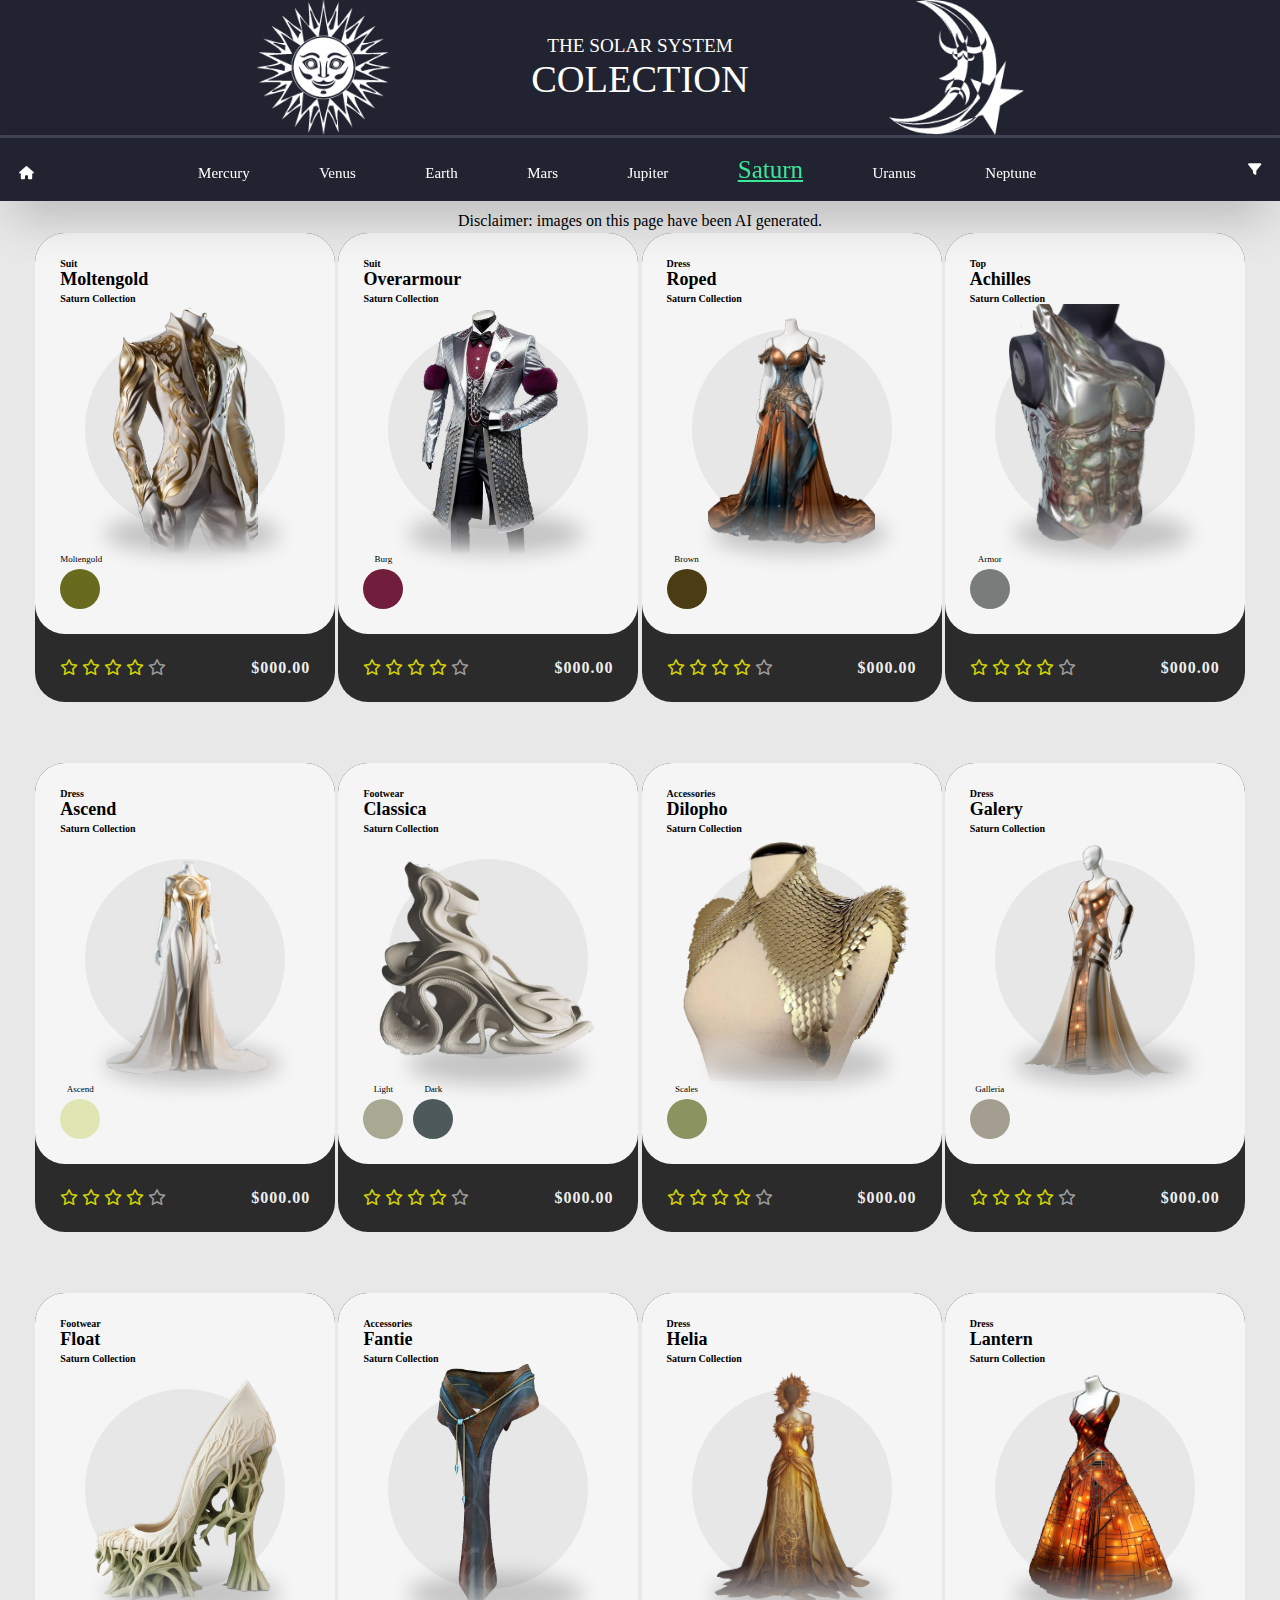
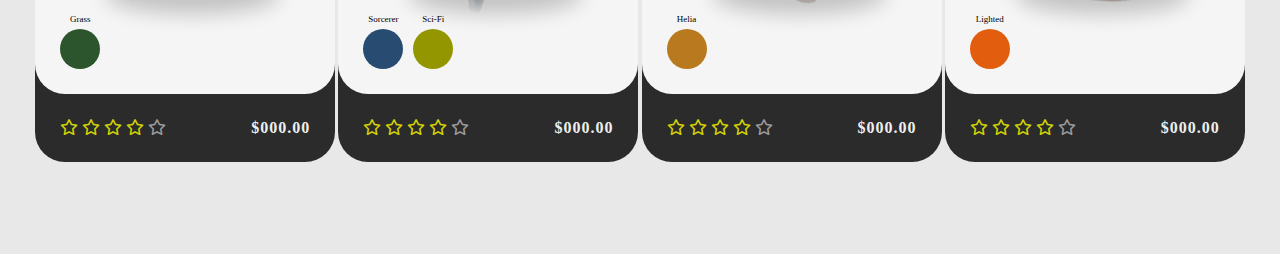
<file: pages/saturn.html>
<!DOCTYPE html>
<html lang="eng">
<head>
    <meta charset="UTF-8">
    <meta name="viewport" content="width=device-width, initial-scale=1.0">
    <link rel="stylesheet" href="https://cdnjs.cloudflare.com/ajax/libs/font-awesome/6.2.0/css/all.min.css">
    <link rel="icon" type="image.png" href="assets/logo/moon.png">
    <script type="module">
        if (!("anchorName" in document.documentElement.style)) {
          import("https://unpkg.com/@oddbird/css-anchor-positioning");
        }
    </script>
    <title>The solar system collection - Saturn</title>
    <style>
    </style>
    <link rel="stylesheet" href="../styles/style.css">
</head>

<body>
    <header>
        <div class="head-a">
            <div class="logo">
                <img src="../assets/logo/sun-logo.png" alt="">
            </div>
            <div class="logo text-logo">
                <div class="uni">THE SOLAR SYSTEM</div>
                <div class="aca">COLECTION</div>
            </div>
            <div class="logo">
                <img src="../assets/logo/moon-logo.png" alt="">
            </div>
        </div>
    </header>
    <section class="nav-bar">
        <div class="nav-bar-elements">
            <a href="../index.html"><button class="home-page">
                <i class="fa-solid fa-home"></i>
            </button></a>
            <div class="hop">
                <ul class="jump">
                    <li><a href="../pages/mercury.html">Mercury</a></li>
                    <li><a href="../pages/venus.html">Venus</a></li>
                    <li><a href="../pages/earth.html">Earth</a></li>
                    <li><a href="../pages/mars.html">Mars</a></li>
                    <li><a href="../pages/jupiter.html">Jupiter</a></li>
                    <li class="here"><a href="#">Saturn</a></li>
                    <li><a href="../pages/uranus.html">Uranus</a></li>
                    <li><a href="../pages/neptune.html">Neptune</a></li>
                </ul>
            </div>
            <div class="minihop">
                <ul class="jump">
                    <li><a href="../pages/mercury.html">Me</a></li>
                    <li><a href="../pages/venus.html">Ve</a></li>
                    <li><a href="../pages/earth.html">Ea</a></li>
                    <li><a href="../pages/mars.html">Ma</a></li>
                    <li><a href="../pages/jupiter.html">Ju</a></li>
                    <li class="here"><a href="#">Sa</a></li>
                    <li><a href="../pages/uranus.html">Ur</a></li>
                    <li><a href="../pages/neptune.html">Ne</a></li>
                </ul>
            </div>
            <button popovertarget="filter-menu" class="filter"><i class="fa-solid fa-filter"></i></button>
            <div popover id="filter-menu" class="filter-menu">
                <div class="filter-checkboxes">
                    <span class="option">
                    <input type="checkbox" checked id="mens" value="" name="filters"  class="mens" ><label for="mens" >Men</label>
                    </span>
                    <span class="option">
                    <input type="checkbox" checked id="womens" value="" name="filters"  class="womens" ><label for="womens">Women</label>
                    </span>
                    <span class="option">
                        <input type="checkbox" checked id="suits" value="" name="filters"  class="suits" ><label for="suits">Suits</label>
                    </span>
                    <span class="option">
                        <input type="checkbox" checked id="dresses" value="" name="filters"  class="dresses" ><label for="dresses">Dresses</label>
                    </span>
                    <span class="option">
                        <input type="checkbox" checked id="pants" value="" name="filters"  class="pants" ><label for="pants">Bottoms</label>
                    </span>
                    <span class="option">
                        <input type="checkbox" checked id="tops" value="" name="filters"  class="tops" ><label for="tops">Tops</label>
                    </span>
                    <span class="option">
                        <input type="checkbox" checked id="footwear" value="" name="filters"  class="footwear" ><label for="footwear">Footwear</label>
                    </span>
                    <span class="option">
                        <input type="checkbox" checked id="accessories" value="" name="filters"  class="accessories" ><label for="accessories">Accessories</label>
                    </span>
                </div>
            </div>
        </div>      
    </section>



    <section class="content">
        <p class="disclaimer">Disclaimer: images on this page have been AI generated.</p>
        <div class="card-mens-suit-saturn">
            <div class="basicInfo">
                <div class="title">
                    <div class="category">Suit</div>
                    <div class="name">Moltengold</div>
                    <div class="info">Saturn Collection</div>
                </div>
                <div class="images">
                    <div class="img">
                        <div class="item">
                            <input type="radio" name="poc1" id="aoption1" checked>
                            <img src="../assets/clothes-saturn/moltengold-suit.png">
                        </div>
                    </div>
                </div>
                <div class="colors">
                    <label for="aoption1">
                        <div class="name">Moltengold</div>
                        <div class="ellipse" style="background:#686b1d"></div>
                    </label>
                </div>
                <div class="addCard">
                    <i class="fa fa-shopping-basket"></i>
                </div>
            </div>
            <div class="mores">
                <div class="stars">
                    <i class="fa-regular fa-star text-yellow"></i>
                    <i class="fa-regular fa-star text-yellow"></i>
                    <i class="fa-regular fa-star text-yellow"></i>
                    <i class="fa-regular fa-star text-yellow"></i>
                    <i class="fa-regular fa-star"></i>
                </div>
                <div class="price">$000.00</div>
            </div>
        </div>





        <div class="card-mens-suit-saturn">
            <div class="basicInfo">
                <div class="title">
                    <div class="category">Suit</div>
                    <div class="name">Overarmour</div>
                    <div class="info">Saturn Collection</div>
                </div>
                <div class="images">
                    <div class="img">
                        <div class="item">
                            <input type="radio" name="poc2" id="boption1" checked>
                            <img src="../assets/clothes-saturn/overarmour.png">
                        </div>

                    </div>
                </div>
                <div class="colors">
                    <label for="boption1">
                        <div class="name">Burg</div>
                        <div class="ellipse" style="background:#711E3C"></div>
                    </label>
                </div>
                <div class="addCard">
                    <i class="fa fa-shopping-basket"></i>
                </div>
            </div>
            <div class="mores">
                <div class="stars">
                    <i class="fa-regular fa-star text-yellow"></i>
                    <i class="fa-regular fa-star text-yellow"></i>
                    <i class="fa-regular fa-star text-yellow"></i>
                    <i class="fa-regular fa-star text-yellow"></i>
                    <i class="fa-regular fa-star"></i>
                </div>
                <div class="price">$000.00</div>
            </div>
        </div>
        



        
        <div class="card-female-dress-saturn">
            <div class="basicInfo">
                <div class="title">
                    <div class="category">Dress</div>
                    <div class="name">Roped</div>
                    <div class="info">Saturn Collection</div>
                </div>
                <div class="images">
                    <div class="img">
                        <div class="item">
                            <input type="radio" name="poc6" id="foption" checked>
                            <img src="../assets/clothes-saturn/roped.png">
                        </div>
                    </div>
                </div>
                <div class="colors">
                    <label for="foption">
                        <div class="name">Brown</div>
                        <div class="ellipse" style="background:#4b3d13"></div>
                    </label>
                </div>
                <div class="addCard">
                    <i class="fa fa-shopping-basket"></i>
                </div>
            </div>
            <div class="mores">
                <div class="stars">
                    <i class="fa-regular fa-star text-yellow"></i>
                    <i class="fa-regular fa-star text-yellow"></i>
                    <i class="fa-regular fa-star text-yellow"></i>
                    <i class="fa-regular fa-star text-yellow"></i>
                    <i class="fa-regular fa-star"></i>
                </div>
                <div class="price">$000.00</div>
            </div>
        </div>
        



        
        <div class="card-mens-top-saturn">
            <div class="basicInfo">
                <div class="title">
                    <div class="category">Top</div>
                    <div class="name">Achilles</div>
                    <div class="info">Saturn Collection</div>
                </div>
                <div class="images">
                    <div class="img">
                        <div class="item">
                            <input type="radio" name="poc7" id="goption" checked>
                            <img src="../assets/clothes-saturn/achilles.png">
                        </div>
                    </div>
                </div>
                <div class="colors">
                    <label for="goption">
                        <div class="name">Armor</div>
                        <div class="ellipse" style="background:#787C7B"></div>
                    </label>
                </div>
                <div class="addCard">
                    <i class="fa fa-shopping-basket"></i>
                </div>
            </div>
            <div class="mores">
                <div class="stars">
                    <i class="fa-regular fa-star text-yellow"></i>
                    <i class="fa-regular fa-star text-yellow"></i>
                    <i class="fa-regular fa-star text-yellow"></i>
                    <i class="fa-regular fa-star text-yellow"></i>
                    <i class="fa-regular fa-star"></i>
                </div>
                <div class="price">$000.00</div>
            </div>
        </div>
        



        
        <div class="card-female-dress-saturn">
            <div class="basicInfo">
                <div class="title">
                    <div class="category">Dress</div>
                    <div class="name">Ascend</div>
                    <div class="info">Saturn Collection</div>
                </div>
                <div class="images">
                    <div class="img">
                        <div class="item">
                            <input type="radio" name="poc8" id="hoption" checked>
                            <img src="../assets/clothes-saturn/ascend.png">
                        </div>
                    </div>
                </div>
                <div class="colors">
                    <label for="hoption">
                        <div class="name">Ascend</div>
                        <div class="ellipse" style="background:#e0e6b3"></div>
                    </label>
                </div>
                <div class="addCard">
                    <i class="fa fa-shopping-basket"></i>
                </div>
            </div>
            <div class="mores">
                <div class="stars">
                    <i class="fa-regular fa-star text-yellow"></i>
                    <i class="fa-regular fa-star text-yellow"></i>
                    <i class="fa-regular fa-star text-yellow"></i>
                    <i class="fa-regular fa-star text-yellow"></i>
                    <i class="fa-regular fa-star"></i>
                </div>
                <div class="price">$000.00</div>
            </div>
        </div>
        



        
        <div class="card-female-footwear-saturn">
            <div class="basicInfo">
                <div class="title">
                    <div class="category">Footwear</div>
                    <div class="name">Classica</div>
                    <div class="info">Saturn Collection</div>
                </div>
                <div class="images">
                    <div class="img">
                        <div class="item">
                            <input type="radio" name="poc9" id="ioption" checked>
                            <img src="../assets/clothes-saturn/classica.png">
                        </div>
                        <div class="item">
                            <input type="radio" name="poc9" id="ioption1" >
                            <img src="../assets/clothes-saturn/classica1.png">
                        </div>
                    </div>
                </div>
                <div class="colors">
                    <label for="ioption">
                        <div class="name">Light</div>
                        <div class="ellipse" style="background:#a7a993"></div>
                    </label>
                    <label for="ioption1">
                        <div class="name">Dark</div>
                        <div class="ellipse" style="background:#4D595A"></div>
                    </label>
                </div>
                <div class="addCard">
                    <i class="fa fa-shopping-basket"></i>
                </div>
            </div>
            <div class="mores">
                <div class="stars">
                    <i class="fa-regular fa-star text-yellow"></i>
                    <i class="fa-regular fa-star text-yellow"></i>
                    <i class="fa-regular fa-star text-yellow"></i>
                    <i class="fa-regular fa-star text-yellow"></i>
                    <i class="fa-regular fa-star"></i>
                </div>
                <div class="price">$000.00</div>
            </div>
        </div>
        



        
        <div class="card-female-accessories-saturn">
            <div class="basicInfo">
                <div class="title">
                    <div class="category">Accessories</div>
                    <div class="name">Dilopho</div>
                    <div class="info">Saturn Collection</div>
                </div>
                <div class="images">
                    <div class="img">
                        <div class="item">
                            <input type="radio" name="poc10" id="joption" checked>
                            <img src="../assets/clothes-saturn/dilopho.png">
                        </div>
                    </div>
                </div>
                <div class="colors">
                    <label for="joption">
                        <div class="name">Scales</div>
                        <div class="ellipse" style="background:#8b9360"></div>
                    </label>
                </div>
                <div class="addCard">
                    <i class="fa fa-shopping-basket"></i>
                </div>
            </div>
            <div class="mores">
                <div class="stars">
                    <i class="fa-regular fa-star text-yellow"></i>
                    <i class="fa-regular fa-star text-yellow"></i>
                    <i class="fa-regular fa-star text-yellow"></i>
                    <i class="fa-regular fa-star text-yellow"></i>
                    <i class="fa-regular fa-star"></i>
                </div>
                <div class="price">$000.00</div>
            </div>
        </div>
        



        
        <div class="card-female-dress-saturn">
            <div class="basicInfo">
                <div class="title">
                    <div class="category">Dress</div>
                    <div class="name">Galery</div>
                    <div class="info">Saturn Collection</div>
                </div>
                <div class="images">
                    <div class="img">
                        <div class="item">
                            <input type="radio" name="poc3" id="coption" checked>
                            <img src="../assets/clothes-saturn/galery.png">
                        </div>
                    </div>
                </div>
                <div class="colors">
                    <label for="coption">
                        <div class="name">Galleria</div>
                        <div class="ellipse" style="background:#a49e91"></div>
                    </label>
                </div>
                <div class="addCard">
                    <i class="fa fa-shopping-basket"></i>
                </div>
            </div>
            <div class="mores">
                <div class="stars">
                    <i class="fa-regular fa-star text-yellow"></i>
                    <i class="fa-regular fa-star text-yellow"></i>
                    <i class="fa-regular fa-star text-yellow"></i>
                    <i class="fa-regular fa-star text-yellow"></i>
                    <i class="fa-regular fa-star"></i>
                </div>
                <div class="price">$000.00</div>
            </div>
        </div>
        



        
        <div class="card-female-footwear-saturn">
            <div class="basicInfo">
                <div class="title">
                    <div class="category">Footwear</div>
                    <div class="name">Float</div>
                    <div class="info">Saturn Collection</div>
                </div>
                <div class="images">
                    <div class="img">
                        <div class="item">
                            <input type="radio" name="poc4" id="doption" checked>
                            <img src="../assets/clothes-saturn/float.png">
                        </div>
                    </div>
                </div>
                <div class="colors">
                    <label for="doption">
                        <div class="name">Grass</div>
                        <div class="ellipse" style="background:#2c552e"></div>
                    </label>
                </div>
                <div class="addCard">
                    <i class="fa fa-shopping-basket"></i>
                </div>
            </div>
            <div class="mores">
                <div class="stars">
                    <i class="fa-regular fa-star text-yellow"></i>
                    <i class="fa-regular fa-star text-yellow"></i>
                    <i class="fa-regular fa-star text-yellow"></i>
                    <i class="fa-regular fa-star text-yellow"></i>
                    <i class="fa-regular fa-star"></i>
                </div>
                <div class="price">$000.00</div>
            </div>
        </div>
        



        
        <div class="card-mens-accessories-saturn">
            <div class="basicInfo">
                <div class="title">
                    <div class="category">Accessories</div>
                    <div class="name">Fantie</div>
                    <div class="info">Saturn Collection</div>
                </div>
                <div class="images">
                    <div class="img">
                        <div class="item">
                            <input type="radio" name="poc5" id="eoption1" checked>
                            <img src="../assets/clothes-saturn/fantie.png">
                        </div>
                        <div class="item">
                            <input type="radio" name="poc5" id="eoption2">
                            <img src="../assets/clothes-saturn/fantie1.png">
                        </div>
                    </div>
                </div>
                <div class="colors">
                    <label for="eoption1">
                        <div class="name">Sorcerer</div>
                        <div class="ellipse" style="background:#284b71"></div>
                    </label>
                    <label for="eoption2">
                        <div class="name">Sci-Fi</div>
                        <div class="ellipse" style="background:#949600"></div>
                    </label>
                </div>
                <div class="addCard">
                    <i class="fa fa-shopping-basket"></i>
                </div>
            </div>
            <div class="mores">
                <div class="stars">
                    <i class="fa-regular fa-star text-yellow"></i>
                    <i class="fa-regular fa-star text-yellow"></i>
                    <i class="fa-regular fa-star text-yellow"></i>
                    <i class="fa-regular fa-star text-yellow"></i>
                    <i class="fa-regular fa-star"></i>
                </div>
                <div class="price">$000.00</div>
            </div>
        </div>



        
        <div class="card-female-dress-saturn">
            <div class="basicInfo">
                <div class="title">
                    <div class="category">Dress</div>
                    <div class="name">Helia</div>
                    <div class="info">Saturn Collection</div>
                </div>
                <div class="images">
                    <div class="img">
                        <div class="item">
                            <input type="radio" name="poc14" id="noption" checked>
                            <img src="../assets/clothes-saturn/helia-dress.png">
                        </div>
                    </div>
                </div>
                <div class="colors">
                    <label for="noption">
                        <div class="name">Helia</div>
                        <div class="ellipse" style="background:#B9791F"></div>
                    </label>
                </div>
                <div class="addCard">
                    <i class="fa fa-shopping-basket"></i>
                </div>
            </div>
            <div class="mores">
                <div class="stars">
                    <i class="fa-regular fa-star text-yellow"></i>
                    <i class="fa-regular fa-star text-yellow"></i>
                    <i class="fa-regular fa-star text-yellow"></i>
                    <i class="fa-regular fa-star text-yellow"></i>
                    <i class="fa-regular fa-star"></i>
                </div>
                <div class="price">$000.00</div>
            </div>
        </div>
        



        
        <div class="card-female-dress-saturn">
            <div class="basicInfo">
                <div class="title">
                    <div class="category">Dress</div>
                    <div class="name">Lantern</div>
                    <div class="info">Saturn Collection</div>
                </div>
                <div class="images">
                    <div class="img">
                        <div class="item">
                            <input type="radio" name="poc12" id="loption" checked>
                            <img src="../assets/clothes-saturn/lantern.png">
                        </div>
                    </div>
                </div>
                <div class="colors">
                    <label for="loption">
                        <div class="name">Lighted</div>
                        <div class="ellipse" style="background:#E25D0E"></div>
                    </label>
                </div>
                <div class="addCard">
                    <i class="fa fa-shopping-basket"></i>
                </div>
            </div>
            <div class="mores">
                <div class="stars">
                    <i class="fa-regular fa-star text-yellow"></i>
                    <i class="fa-regular fa-star text-yellow"></i>
                    <i class="fa-regular fa-star text-yellow"></i>
                    <i class="fa-regular fa-star text-yellow"></i>
                    <i class="fa-regular fa-star"></i>
                </div>
                <div class="price">$000.00</div>
            </div>
        </div>
    </section>
</body>
</html>
</file>
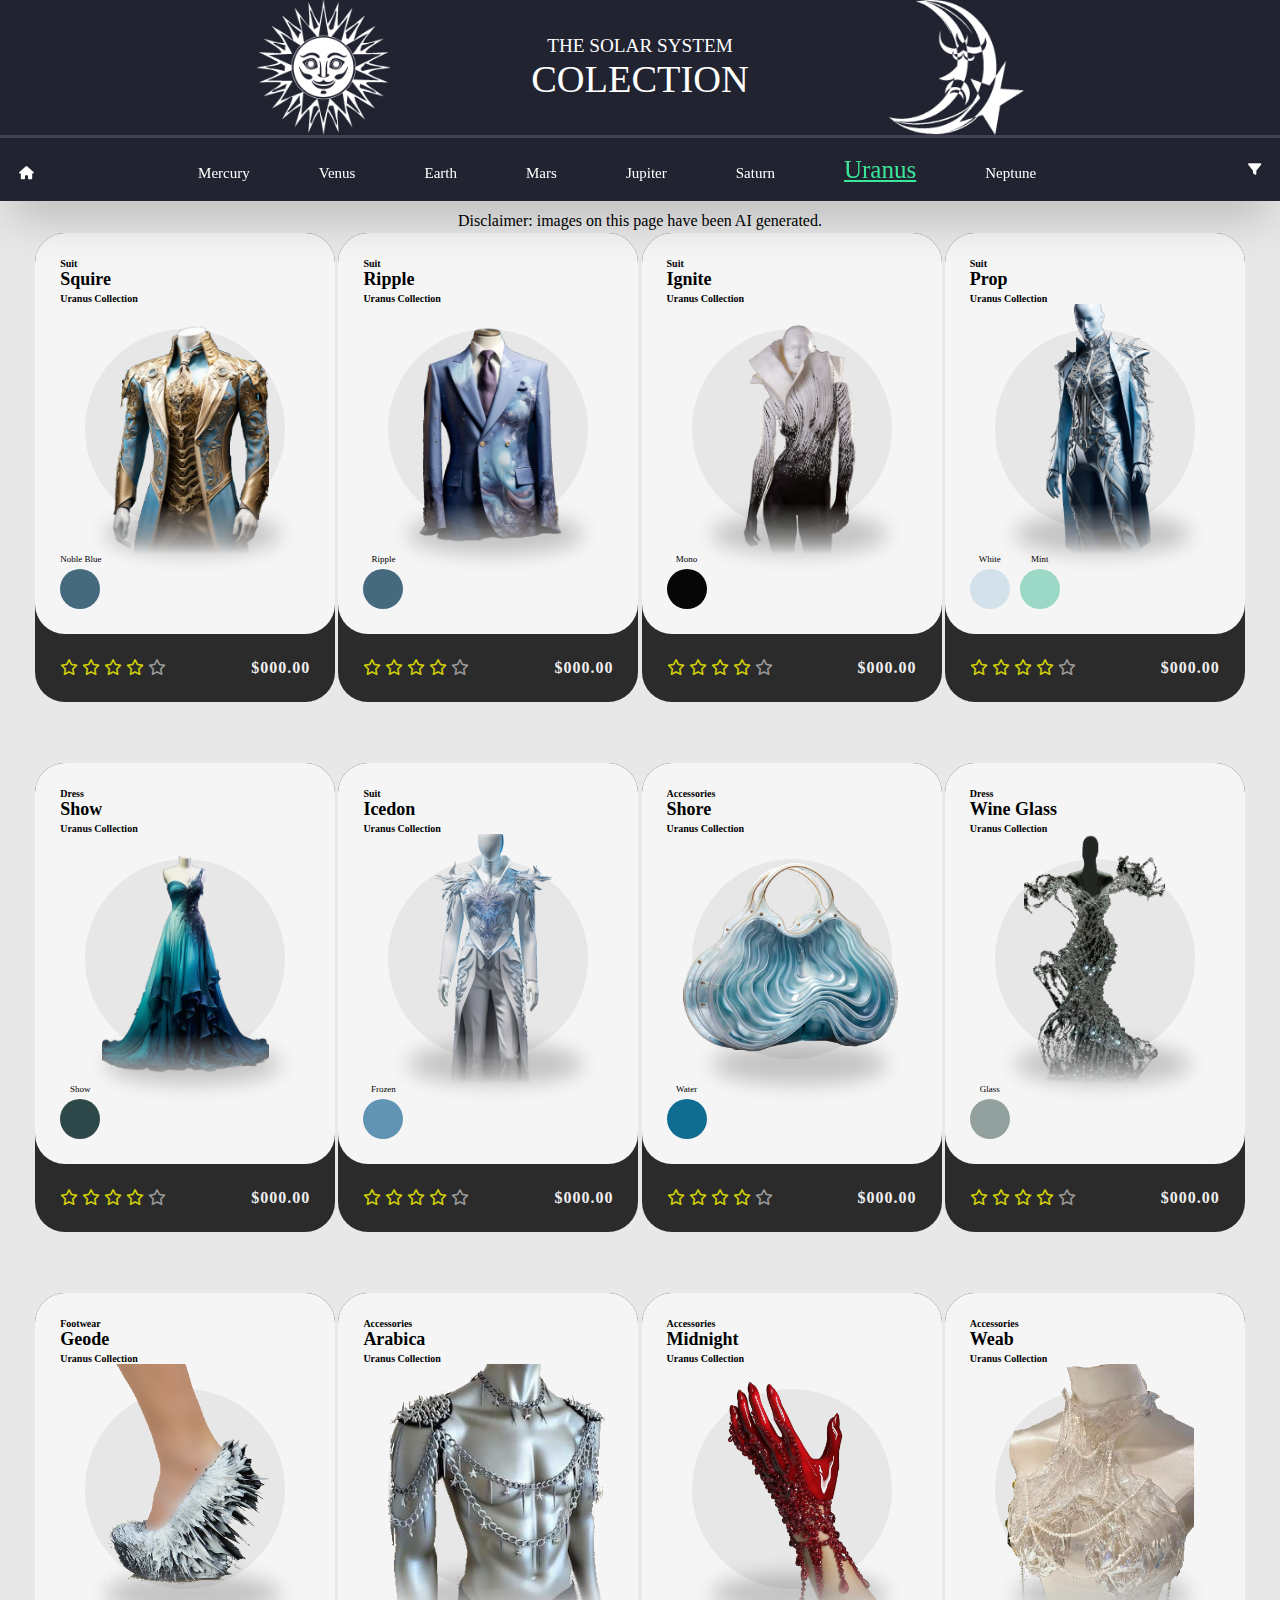
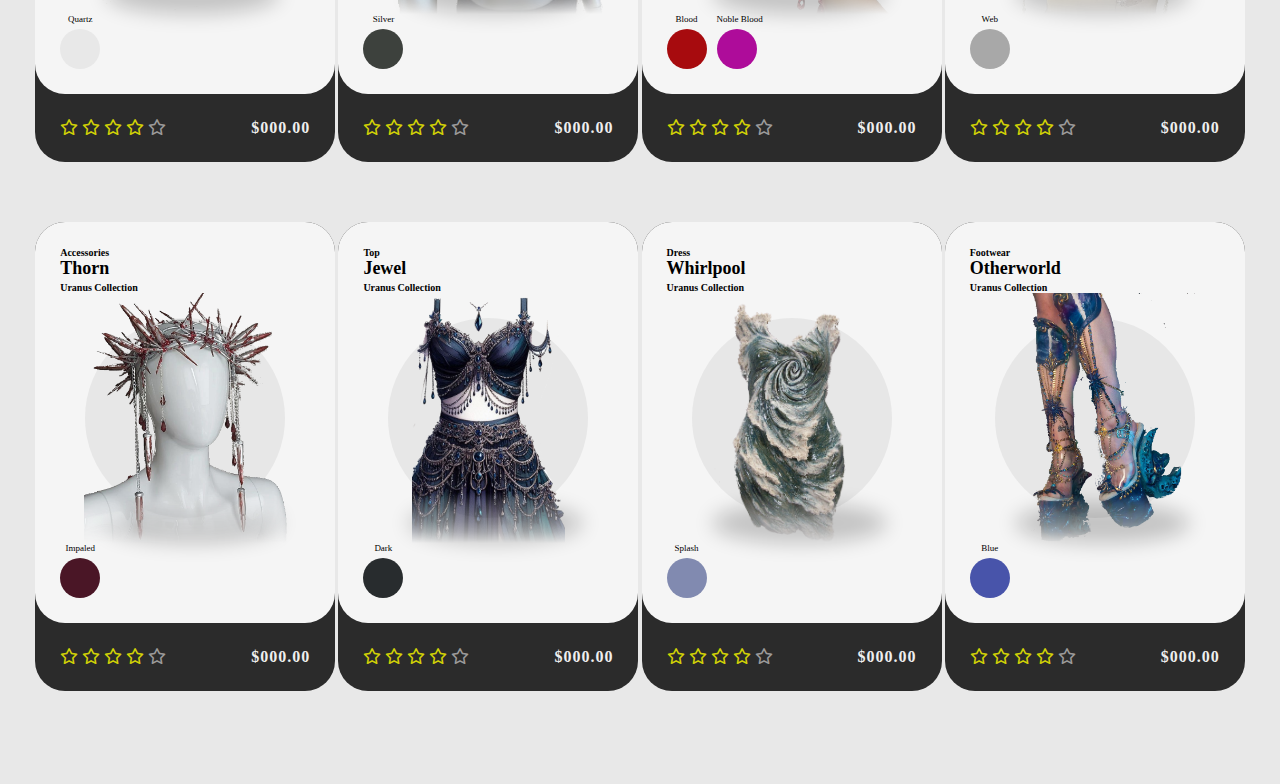
<file: pages/uranus.html>
<!DOCTYPE html>
<html lang="eng">
<head>
    <meta charset="UTF-8">
    <meta name="viewport" content="width=device-width, initial-scale=1.0">
    <link rel="stylesheet" href="https://cdnjs.cloudflare.com/ajax/libs/font-awesome/6.2.0/css/all.min.css">
    <link rel="icon" type="image.png" href="assets/logo/moon.png">
    <script type="module">
        if (!("anchorName" in document.documentElement.style)) {
          import("https://unpkg.com/@oddbird/css-anchor-positioning");
        }
    </script>
    <title>The solar system collection - Uranus</title>
    <style>
    </style>
    <link rel="stylesheet" href="../styles/style.css">
</head>

<body>
    <header>
        <div class="head-a">
            <div class="logo">
                <img src="../assets/logo/sun-logo.png" alt="">
            </div>
            <div class="logo text-logo">
                <div class="uni">THE SOLAR SYSTEM</div>
                <div class="aca">COLECTION</div>
            </div>
            <div class="logo">
                <img src="../assets/logo/moon-logo.png" alt="">
            </div>
        </div>
    </header>
    <section class="nav-bar">
        <div class="nav-bar-elements">
            <a href="../index.html"><button class="home-page">
                <i class="fa-solid fa-home"></i>
            </button></a>
            <div class="hop">
                <ul class="jump">
                    <li><a href="../pages/mercury.html">Mercury</a></li>
                    <li><a href="../pages/venus.html">Venus</a></li>
                    <li><a href="../pages/earth.html">Earth</a></li>
                    <li><a href="../pages/mars.html">Mars</a></li>
                    <li><a href="../pages/jupiter.html">Jupiter</a></li>
                    <li><a href="../pages/saturn.html">Saturn</a></li>
                    <li class="here"><a href="#">Uranus</a></li>
                    <li><a href="../pages/neptune.html">Neptune</a></li>
                </ul>
            </div>
            <div class="minihop">
                <ul class="jump">
                    <li><a href="../pages/mercury.html">Me</a></li>
                    <li><a href="../pages/venus.html">Ve</a></li>
                    <li><a href="../pages/earth.html">Ea</a></li>
                    <li><a href="../pages/mars.html">Ma</a></li>
                    <li><a href="../pages/jupiter.html">Ju</a></li>
                    <li><a href="../pages/saturn.html">Sa</a></li>
                    <li class="here"><a href="#">Ur</a></li>
                    <li><a href="../pages/neptune.html">Ne</a></li>
                </ul>
            </div>
            <button popovertarget="filter-menu" class="filter"><i class="fa-solid fa-filter"></i></button>
            <div popover id="filter-menu" class="filter-menu">
                <div class="filter-checkboxes">
                    <span class="option">
                    <input type="checkbox" checked id="mens" value="" name="filters"  class="mens" ><label for="mens" >Men</label>
                    </span>
                    <span class="option">
                    <input type="checkbox" checked id="womens" value="" name="filters"  class="womens" ><label for="womens">Women</label>
                    </span>
                    <span class="option">
                        <input type="checkbox" checked id="suits" value="" name="filters"  class="suits" ><label for="suits">Suits</label>
                    </span>
                    <span class="option">
                        <input type="checkbox" checked id="dresses" value="" name="filters"  class="dresses" ><label for="dresses">Dresses</label>
                    </span>
                    <span class="option">
                        <input type="checkbox" checked id="pants" value="" name="filters"  class="pants" ><label for="pants">Bottoms</label>
                    </span>
                    <span class="option">
                        <input type="checkbox" checked id="tops" value="" name="filters"  class="tops" ><label for="tops">Tops</label>
                    </span>
                    <span class="option">
                        <input type="checkbox" checked id="footwear" value="" name="filters"  class="footwear" ><label for="footwear">Footwear</label>
                    </span>
                    <span class="option">
                        <input type="checkbox" checked id="accessories" value="" name="filters"  class="accessories" ><label for="accessories">Accessories</label>
                    </span>
                </div>
            </div>
        </div>      
    </section>



    <section class="content">
        <p class="disclaimer">Disclaimer: images on this page have been AI generated.</p>
        <div class="card-mens-suit-uranus">
            <div class="basicInfo">
                <div class="title">
                    <div class="category">Suit</div>
                    <div class="name">Squire</div>
                    <div class="info">Uranus Collection</div>
                </div>
                <div class="images">
                    <div class="img">
                        <div class="item">
                            <input type="radio" name="poc1" id="aoption1" checked>
                            <img src="../assets/clothes-uranus/squire.png">
                        </div>
                    </div>
                </div>
                <div class="colors">
                    <label for="aoption1">
                        <div class="name">Noble Blue</div>
                        <div class="ellipse" style="background:#456A7D"></div>
                    </label>
                </div>
                <div class="addCard">
                    <i class="fa fa-shopping-basket"></i>
                </div>
            </div>
            <div class="mores">
                <div class="stars">
                    <i class="fa-regular fa-star text-yellow"></i>
                    <i class="fa-regular fa-star text-yellow"></i>
                    <i class="fa-regular fa-star text-yellow"></i>
                    <i class="fa-regular fa-star text-yellow"></i>
                    <i class="fa-regular fa-star"></i>
                </div>
                <div class="price">$000.00</div>
            </div>
        </div>





        <div class="card-mens-suit-uranus">
            <div class="basicInfo">
                <div class="title">
                    <div class="category">Suit</div>
                    <div class="name">Ripple</div>
                    <div class="info">Uranus Collection</div>
                </div>
                <div class="images">
                    <div class="img">
                        <div class="item">
                            <input type="radio" name="poc2" id="boption1" checked>
                            <img src="../assets/clothes-uranus/ripple-suit.png">
                        </div>
                    </div>
                </div>
                <div class="colors">
                    <label for="boption1">
                        <div class="name">Ripple</div>
                        <div class="ellipse" style="background:#456A7D"></div>
                    </label>
                </div>
                <div class="addCard">
                    <i class="fa fa-shopping-basket"></i>
                </div>
            </div>
            <div class="mores">
                <div class="stars">
                    <i class="fa-regular fa-star text-yellow"></i>
                    <i class="fa-regular fa-star text-yellow"></i>
                    <i class="fa-regular fa-star text-yellow"></i>
                    <i class="fa-regular fa-star text-yellow"></i>
                    <i class="fa-regular fa-star"></i>
                </div>
                <div class="price">$000.00</div>
            </div>
        </div>
        



        
        <div class="card-female-suit-uranus">
            <div class="basicInfo">
                <div class="title">
                    <div class="category">Suit</div>
                    <div class="name">Ignite</div>
                    <div class="info">Uranus Collection</div>
                </div>
                <div class="images">
                    <div class="img">
                        <div class="item">
                            <input type="radio" name="poc6" id="foption" checked>
                            <img src="../assets/clothes-uranus/ignite.png">
                        </div>
                    </div>
                </div>
                <div class="colors">
                    <label for="foption">
                        <div class="name">Mono</div>
                        <div class="ellipse" style="background:#050605"></div>
                    </label>
                </div>
                <div class="addCard">
                    <i class="fa fa-shopping-basket"></i>
                </div>
            </div>
            <div class="mores">
                <div class="stars">
                    <i class="fa-regular fa-star text-yellow"></i>
                    <i class="fa-regular fa-star text-yellow"></i>
                    <i class="fa-regular fa-star text-yellow"></i>
                    <i class="fa-regular fa-star text-yellow"></i>
                    <i class="fa-regular fa-star"></i>
                </div>
                <div class="price">$000.00</div>
            </div>
        </div>
        



        
        <div class="card-mens-suit-uranus">
            <div class="basicInfo">
                <div class="title">
                    <div class="category">Suit</div>
                    <div class="name">Prop</div>
                    <div class="info">Uranus Collection</div>
                </div>
                <div class="images">
                    <div class="img">
                        <div class="item">
                            <input type="radio" name="poc7" id="goption" checked>
                            <img src="../assets/clothes-uranus/prop.png">
                        </div>
                        <div class="item">
                            <input type="radio" name="poc7" id="goption1" >
                            <img src="../assets/clothes-uranus/prop2.png">
                        </div>
                    </div>
                </div>
                <div class="colors">
                    <label for="goption">
                        <div class="name">White</div>
                        <div class="ellipse" style="background:#D3E1EA"></div>
                    </label>
                    <label for="goption1">
                        <div class="name">Mint</div>
                        <div class="ellipse" style="background:#9CD8C6"></div>
                    </label>
                </div>
                <div class="addCard">
                    <i class="fa fa-shopping-basket"></i>
                </div>
            </div>
            <div class="mores">
                <div class="stars">
                    <i class="fa-regular fa-star text-yellow"></i>
                    <i class="fa-regular fa-star text-yellow"></i>
                    <i class="fa-regular fa-star text-yellow"></i>
                    <i class="fa-regular fa-star text-yellow"></i>
                    <i class="fa-regular fa-star"></i>
                </div>
                <div class="price">$000.00</div>
            </div>
        </div>
        



        
        <div class="card-female-dress-uranus">
            <div class="basicInfo">
                <div class="title">
                    <div class="category">Dress</div>
                    <div class="name">Show</div>
                    <div class="info">Uranus Collection</div>
                </div>
                <div class="images">
                    <div class="img">
                        <div class="item">
                            <input type="radio" name="poc8" id="hoption" checked>
                            <img src="../assets/clothes-uranus/show.png">
                        </div>
                    </div>
                </div>
                <div class="colors">
                    <label for="hoption">
                        <div class="name">Show</div>
                        <div class="ellipse" style="background:#2e4849"></div>
                    </label>
                </div>
                <div class="addCard">
                    <i class="fa fa-shopping-basket"></i>
                </div>
            </div>
            <div class="mores">
                <div class="stars">
                    <i class="fa-regular fa-star text-yellow"></i>
                    <i class="fa-regular fa-star text-yellow"></i>
                    <i class="fa-regular fa-star text-yellow"></i>
                    <i class="fa-regular fa-star text-yellow"></i>
                    <i class="fa-regular fa-star"></i>
                </div>
                <div class="price">$000.00</div>
            </div>
        </div>
        



        
        <div class="card-mens-suit-uranus">
            <div class="basicInfo">
                <div class="title">
                    <div class="category">Suit</div>
                    <div class="name">Icedon</div>
                    <div class="info">Uranus Collection</div>
                </div>
                <div class="images">
                    <div class="img">
                        <div class="item">
                            <input type="radio" name="poc9" id="ioption" checked>
                            <img src="../assets/clothes-uranus/icedon.png">
                        </div>
                    </div>
                </div>
                <div class="colors">
                    <label for="ioption">
                        <div class="name">Frozen</div>
                        <div class="ellipse" style="background:#6194B3"></div>
                    </label>
                </div>
                <div class="addCard">
                    <i class="fa fa-shopping-basket"></i>
                </div>
            </div>
            <div class="mores">
                <div class="stars">
                    <i class="fa-regular fa-star text-yellow"></i>
                    <i class="fa-regular fa-star text-yellow"></i>
                    <i class="fa-regular fa-star text-yellow"></i>
                    <i class="fa-regular fa-star text-yellow"></i>
                    <i class="fa-regular fa-star"></i>
                </div>
                <div class="price">$000.00</div>
            </div>
        </div>
        



        
        <div class="card-female-accessories-uranus">
            <div class="basicInfo">
                <div class="title">
                    <div class="category">Accessories</div>
                    <div class="name">Shore</div>
                    <div class="info">Uranus Collection</div>
                </div>
                <div class="images">
                    <div class="img">
                        <div class="item">
                            <input type="radio" name="poc10" id="joption" checked>
                            <img src="../assets/clothes-uranus/shore.png">
                        </div>
                    </div>
                </div>
                <div class="colors">
                    <label for="joption">
                        <div class="name">Water</div>
                        <div class="ellipse" style="background:#0F6D91"></div>
                    </label>
                </div>
                <div class="addCard">
                    <i class="fa fa-shopping-basket"></i>
                </div>
            </div>
            <div class="mores">
                <div class="stars">
                    <i class="fa-regular fa-star text-yellow"></i>
                    <i class="fa-regular fa-star text-yellow"></i>
                    <i class="fa-regular fa-star text-yellow"></i>
                    <i class="fa-regular fa-star text-yellow"></i>
                    <i class="fa-regular fa-star"></i>
                </div>
                <div class="price">$000.00</div>
            </div>
        </div>
        



        
        <div class="card-female-dress-uranus">
            <div class="basicInfo">
                <div class="title">
                    <div class="category">Dress</div>
                    <div class="name">Wine Glass</div>
                    <div class="info">Uranus Collection</div>
                </div>
                <div class="images">
                    <div class="img">
                        <div class="item">
                            <input type="radio" name="poc3" id="coption" checked>
                            <img src="../assets/clothes-uranus/wine-glass.png">
                        </div>
                    </div>
                </div>
                <div class="colors">
                    <label for="coption">
                        <div class="name">Glass</div>
                        <div class="ellipse" style="background:#92a09e"></div>
                    </label>
                </div>
                <div class="addCard">
                    <i class="fa fa-shopping-basket"></i>
                </div>
            </div>
            <div class="mores">
                <div class="stars">
                    <i class="fa-regular fa-star text-yellow"></i>
                    <i class="fa-regular fa-star text-yellow"></i>
                    <i class="fa-regular fa-star text-yellow"></i>
                    <i class="fa-regular fa-star text-yellow"></i>
                    <i class="fa-regular fa-star"></i>
                </div>
                <div class="price">$000.00</div>
            </div>
        </div>
        



        
        <div class="card-female-footwear-uranus">
            <div class="basicInfo">
                <div class="title">
                    <div class="category">Footwear</div>
                    <div class="name">Geode</div>
                    <div class="info">Uranus Collection</div>
                </div>
                <div class="images">
                    <div class="img">
                        <div class="item">
                            <input type="radio" name="poc4" id="doption" checked>
                            <img src="../assets/clothes-uranus/geode.png">
                        </div>
                    </div>
                </div>
                <div class="colors">
                    <label for="doption">
                        <div class="name">Quartz</div>
                        <div class="ellipse" style="background:#e8e8e8"></div>
                    </label>
                </div>
                <div class="addCard">
                    <i class="fa fa-shopping-basket"></i>
                </div>
            </div>
            <div class="mores">
                <div class="stars">
                    <i class="fa-regular fa-star text-yellow"></i>
                    <i class="fa-regular fa-star text-yellow"></i>
                    <i class="fa-regular fa-star text-yellow"></i>
                    <i class="fa-regular fa-star text-yellow"></i>
                    <i class="fa-regular fa-star"></i>
                </div>
                <div class="price">$000.00</div>
            </div>
        </div>
        



        
        <div class="card-mens-accessories-uranus">
            <div class="basicInfo">
                <div class="title">
                    <div class="category">Accessories</div>
                    <div class="name">Arabica</div>
                    <div class="info">Uranus Collection</div>
                </div>
                <div class="images">
                    <div class="img">
                        <div class="item">
                            <input type="radio" name="poc5" id="eoption1" checked>
                            <img src="../assets/clothes-uranus/arabica.png">
                        </div>
                    </div>
                </div>
                <div class="colors">
                    <label for="eoption1">
                        <div class="name">Silver</div>
                        <div class="ellipse" style="background:#3d413d"></div>
                    </label>
                </div>
                <div class="addCard">
                    <i class="fa fa-shopping-basket"></i>
                </div>
            </div>
            <div class="mores">
                <div class="stars">
                    <i class="fa-regular fa-star text-yellow"></i>
                    <i class="fa-regular fa-star text-yellow"></i>
                    <i class="fa-regular fa-star text-yellow"></i>
                    <i class="fa-regular fa-star text-yellow"></i>
                    <i class="fa-regular fa-star"></i>
                </div>
                <div class="price">$000.00</div>
            </div>
        </div>



        
        <div class="card-female-accessories-uranus">
            <div class="basicInfo">
                <div class="title">
                    <div class="category">Accessories</div>
                    <div class="name">Midnight</div>
                    <div class="info">Uranus Collection</div>
                </div>
                <div class="images">
                    <div class="img">
                        <div class="item">
                            <input type="radio" name="poc14" id="noption" checked>
                            <img src="../assets/clothes-uranus/midnight.png">
                        </div>
                        <div class="item">
                            <input type="radio" name="poc14" id="noption1">
                            <img src="../assets/clothes-uranus/midnight1.png">
                        </div>
                    </div>
                </div>
                <div class="colors">
                    <label for="noption">
                        <div class="name">Blood</div>
                        <div class="ellipse" style="background:#A70B0E"></div>
                    </label>
                    <label for="noption1">
                        <div class="name">Noble Blood</div>
                        <div class="ellipse" style="background:#AE0C9A"></div>
                    </label>
                </div>
                <div class="addCard">
                    <i class="fa fa-shopping-basket"></i>
                </div>
            </div>
            <div class="mores">
                <div class="stars">
                    <i class="fa-regular fa-star text-yellow"></i>
                    <i class="fa-regular fa-star text-yellow"></i>
                    <i class="fa-regular fa-star text-yellow"></i>
                    <i class="fa-regular fa-star text-yellow"></i>
                    <i class="fa-regular fa-star"></i>
                </div>
                <div class="price">$000.00</div>
            </div>
        </div>
        



        
        <div class="card-female-accessories-uranus">
            <div class="basicInfo">
                <div class="title">
                    <div class="category">Accessories</div>
                    <div class="name">Weab</div>
                    <div class="info">Uranus Collection</div>
                </div>
                <div class="images">
                    <div class="img">
                        <div class="item">
                            <input type="radio" name="poc13" id="moption" checked>
                            <img src="../assets/clothes-uranus/weab.png">
                        </div>
                    </div>
                </div>
                <div class="colors">
                    <label for="moption">
                        <div class="name">Web</div>
                        <div class="ellipse" style="background:#a8a8a8"></div>
                    </label>
                </div>
                <div class="addCard">
                    <i class="fa fa-shopping-basket"></i>
                </div>
            </div>
            <div class="mores">
                <div class="stars">
                    <i class="fa-regular fa-star text-yellow"></i>
                    <i class="fa-regular fa-star text-yellow"></i>
                    <i class="fa-regular fa-star text-yellow"></i>
                    <i class="fa-regular fa-star text-yellow"></i>
                    <i class="fa-regular fa-star"></i>
                </div>
                <div class="price">$000.00</div>
            </div>
        </div>
        



        
        <div class="card-accessories-uranus">
            <div class="basicInfo">
                <div class="title">
                    <div class="category">Accessories</div>
                    <div class="name">Thorn</div>
                    <div class="info">Uranus Collection</div>
                </div>
                <div class="images">
                    <div class="img">
                        <div class="item">
                            <input type="radio" name="poc12" id="loption" checked>
                            <img src="../assets/clothes-uranus/thorn.png">
                        </div>
                    </div>
                </div>
                <div class="colors">
                    <label for="loption">
                        <div class="name">Impaled</div>
                        <div class="ellipse" style="background:#4a1626"></div>
                    </label>
                </div>
                <div class="addCard">
                    <i class="fa fa-shopping-basket"></i>
                </div>
            </div>
            <div class="mores">
                <div class="stars">
                    <i class="fa-regular fa-star text-yellow"></i>
                    <i class="fa-regular fa-star text-yellow"></i>
                    <i class="fa-regular fa-star text-yellow"></i>
                    <i class="fa-regular fa-star text-yellow"></i>
                    <i class="fa-regular fa-star"></i>
                </div>
                <div class="price">$000.00</div>
            </div>
        </div>
        



        
        <div class="card-female-top-uranus">
            <div class="basicInfo">
                <div class="title">
                    <div class="category">Top</div>
                    <div class="name">Jewel</div>
                    <div class="info">Uranus Collection</div>
                </div>
                <div class="images">
                    <div class="img">
                        <div class="item">
                            <input type="radio" name="poc11" id="koption" checked>
                            <img src="../assets/clothes-uranus/jewel-top.png">
                        </div>
                    </div>
                </div>
                <div class="colors">
                    <label for="koption">
                        <div class="name">Dark</div>
                        <div class="ellipse" style="background:#282c2e"></div>
                    </label>
                </div>
                <div class="addCard">
                    <i class="fa fa-shopping-basket"></i>
                </div>
            </div>
            <div class="mores">
                <div class="stars">
                    <i class="fa-regular fa-star text-yellow"></i>
                    <i class="fa-regular fa-star text-yellow"></i>
                    <i class="fa-regular fa-star text-yellow"></i>
                    <i class="fa-regular fa-star text-yellow"></i>
                    <i class="fa-regular fa-star"></i>
                </div>
                <div class="price">$000.00</div>
            </div>
        </div>
        
        



        
        <div class="card-female-dress-uranus">
            <div class="basicInfo">
                <div class="title">
                    <div class="category">Dress</div>
                    <div class="name">Whirlpool</div>
                    <div class="info">Uranus Collection</div>
                </div>
                <div class="images">
                    <div class="img">
                        <div class="item">
                            <input type="radio" name="poc15" id="ooption" checked>
                            <img src="../assets/clothes-uranus/whirlpool.png">
                        </div>
                    </div>
                </div>
                <div class="colors">
                    <label for="ooption">
                        <div class="name">Splash</div>
                        <div class="ellipse" style="background:#818ab0"></div>
                    </label>
                </div>
                <div class="addCard">
                    <i class="fa fa-shopping-basket"></i>
                </div>
            </div>
            <div class="mores">
                <div class="stars">
                    <i class="fa-regular fa-star text-yellow"></i>
                    <i class="fa-regular fa-star text-yellow"></i>
                    <i class="fa-regular fa-star text-yellow"></i>
                    <i class="fa-regular fa-star text-yellow"></i>
                    <i class="fa-regular fa-star"></i>
                </div>
                <div class="price">$000.00</div>
            </div>
        </div>
        



        
        <div class="card-female-footwear-uranus">
            <div class="basicInfo">
                <div class="title">
                    <div class="category">Footwear</div>
                    <div class="name">Otherworld</div>
                    <div class="info">Uranus Collection</div>
                </div>
                <div class="images">
                    <div class="img">
                        <div class="item">
                            <input type="radio" name="poc16" id="poption" checked>
                            <img src="../assets/clothes-uranus/otherworld.png">
                        </div>
                    </div>
                </div>
                <div class="colors">
                    <label for="poption">
                        <div class="name">Blue</div>
                        <div class="ellipse" style="background:#4854aa"></div>
                    </label>
                </div>
                <div class="addCard">
                    <i class="fa fa-shopping-basket"></i>
                </div>
            </div>
            <div class="mores">
                <div class="stars">
                    <i class="fa-regular fa-star text-yellow"></i>
                    <i class="fa-regular fa-star text-yellow"></i>
                    <i class="fa-regular fa-star text-yellow"></i>
                    <i class="fa-regular fa-star text-yellow"></i>
                    <i class="fa-regular fa-star"></i>
                </div>
                <div class="price">$000.00</div>
            </div>
        </div>
    </section>
</body>
</html>
</file>
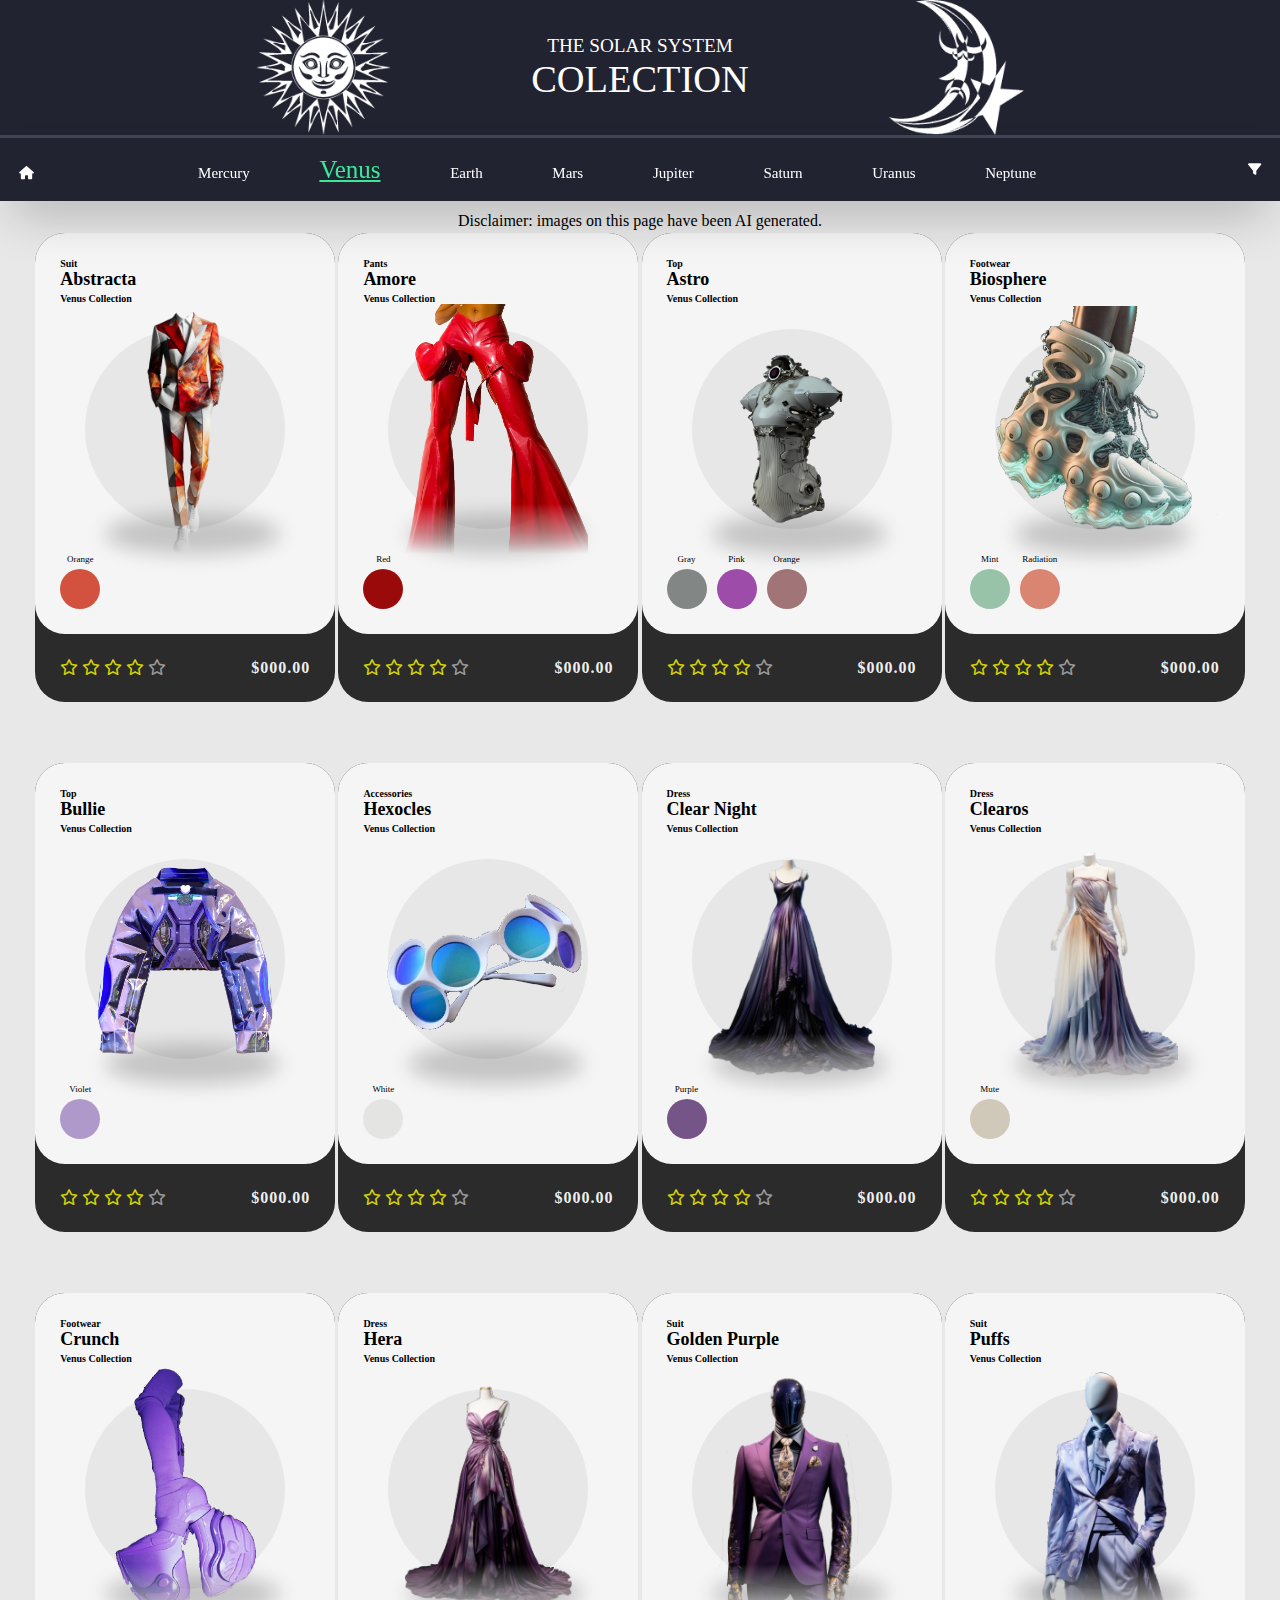
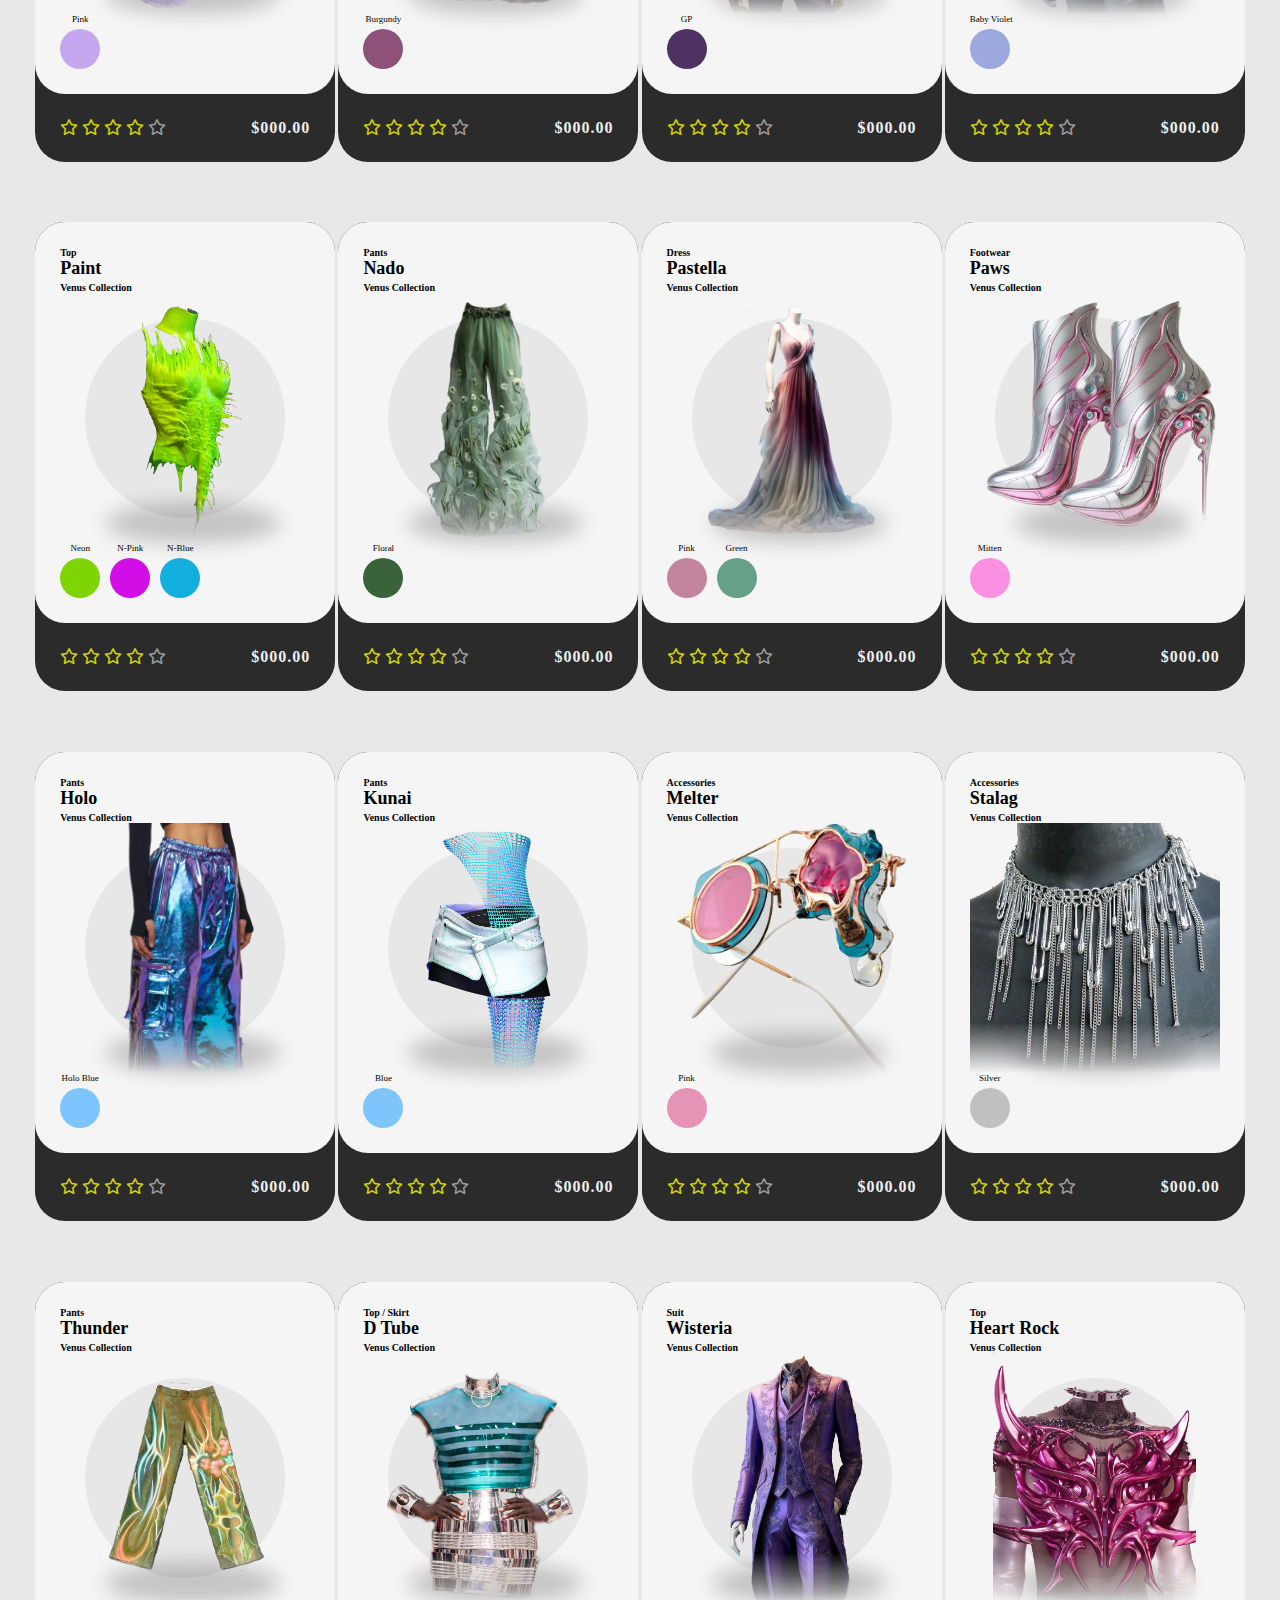
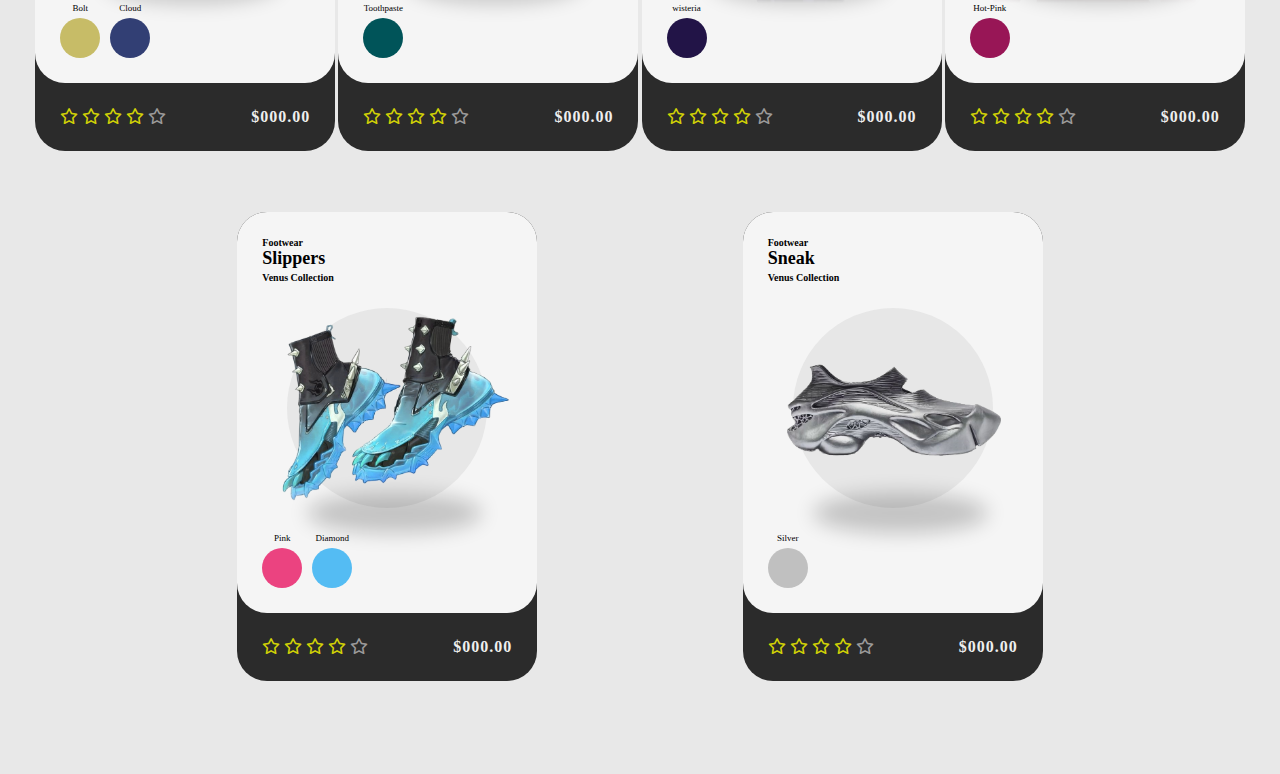
<file: pages/venus.html>
<!DOCTYPE html>
<html lang="eng">
<head>
    <meta charset="UTF-8">
    <meta name="viewport" content="width=device-width, initial-scale=1.0">
    <link rel="stylesheet" href="https://cdnjs.cloudflare.com/ajax/libs/font-awesome/6.2.0/css/all.min.css">
    <link rel="icon" type="image.png" href="assets/logo/moon.png">
    <script type="module">
        if (!("anchorName" in document.documentElement.style)) {
          import("https://unpkg.com/@oddbird/css-anchor-positioning");
        }
    </script>
    <title>The solar system collection - Venus</title>
    <style>
    </style>
    <link rel="stylesheet" href="../styles/style.css">
</head>
<header>
    <div class="head-a">
        <div class="logo">
            <img src="../assets/logo/sun-logo.png" alt="">
        </div>
        <div class="logo text-logo">
            <div class="uni">THE SOLAR SYSTEM</div>
            <div class="aca">COLECTION</div>
        </div>
        <div class="logo">
            <img src="../assets/logo/moon-logo.png" alt="">
        </div>
    </div>
</header>
<body>
    <section class="nav-bar">
        <div class="nav-bar-elements">
            <a href="../index.html"><button class="home-page">
                <i class="fa-solid fa-home"></i>
            </button></a>
            <div class="hop">
                <ul class="jump">
                    <li><a href="../pages/mercury.html">Mercury</a></li>
                    <li class="here"><a href="#">Venus</a></li>
                    <li><a href="../pages/earth.html">Earth</a></li>
                    <li><a href="../pages/mars.html">Mars</a></li>
                    <li><a href="../pages/jupiter.html">Jupiter</a></li>
                    <li><a href="../pages/saturn.html">Saturn</a></li>
                    <li><a href="../pages/uranus.html">Uranus</a></li>
                    <li><a href="../pages/neptune.html">Neptune</a></li>
                </ul>
            </div>
            <div class="minihop">
                <ul class="jump">
                    <li><a href="../pages/mercury.html">Me</a></li>
                    <li class="here"><a href="#">Ve</a></li>
                    <li><a href="../pages/earth.html">Ea</a></li>
                    <li><a href="../pages/mars.html">Ma</a></li>
                    <li><a href="../pages/jupiter.html">Ju</a></li>
                    <li><a href="../pages/saturn.html">Sa</a></li>
                    <li><a href="../pages/uranus.html">Ur</a></li>
                    <li><a href="../pages/neptune.html">Ne</a></li>
                </ul>
            </div>
            <button popovertarget="filter-menu" class="filter"><i class="fa-solid fa-filter"></i></button>
            <div popover id="filter-menu" class="filter-menu">
                <div class="filter-checkboxes">
                    <span class="option">
                    <input type="checkbox" checked id="mens" value="" name="filters"  class="mens" ><label for="mens" >Men</label>
                    </span>
                    <span class="option">
                    <input type="checkbox" checked id="womens" value="" name="filters"  class="womens" ><label for="womens">Women</label>
                    </span>
                    <span class="option">
                        <input type="checkbox" checked id="suits" value="" name="filters"  class="suits" ><label for="suits">Suits</label>
                    </span>
                    <span class="option">
                        <input type="checkbox" checked id="dresses" value="" name="filters"  class="dresses" ><label for="dresses">Dresses</label>
                    </span>
                    <span class="option">
                        <input type="checkbox" checked id="pants" value="" name="filters"  class="pants" ><label for="pants">Bottoms</label>
                    </span>
                    <span class="option">
                        <input type="checkbox" checked id="tops" value="" name="filters"  class="tops" ><label for="tops">Tops</label>
                    </span>
                    <span class="option">
                        <input type="checkbox" checked id="footwear" value="" name="filters"  class="footwear" ><label for="footwear">Footwear</label>
                    </span>
                    <span class="option">
                        <input type="checkbox" checked id="accessories" value="" name="filters"  class="accessories" ><label for="accessories">Accessories</label>
                    </span>
                </div>
            </div>
        </div>      
    </section>



    <section class="content">
        <p class="disclaimer">Disclaimer: images on this page have been AI generated.</p>
        <div class="card-mens-suit-venus">
            <div class="basicInfo">
                <div class="title">
                    <div class="category">Suit</div>
                    <div class="name">Abstracta</div>
                    <div class="info">Venus Collection</div>
                </div>
                <div class="images">
                    <div class="img">
                        <div class="item">
                            <input type="radio" name="poc1" id="aoption1" checked>
                            <img src="../assets/clothes-venus/abstract-suit.png">
                        </div>
                    </div>
                </div>
                <div class="colors">
                    <label for="aoption1">
                        <div class="name">Orange</div>
                        <div class="ellipse" style="background:#D3523F"></div>
                    </label>
                </div>
                <div class="addCard">
                    <i class="fa fa-shopping-basket"></i>
                </div>
            </div>
            <div class="mores">
                <div class="stars">
                    <i class="fa-regular fa-star text-yellow"></i>
                    <i class="fa-regular fa-star text-yellow"></i>
                    <i class="fa-regular fa-star text-yellow"></i>
                    <i class="fa-regular fa-star text-yellow"></i>
                    <i class="fa-regular fa-star"></i>
                </div>
                <div class="price">$000.00</div>
            </div>
        </div>





        <div class="card-female-pants-venus">
            <div class="basicInfo">
                <div class="title">
                    <div class="category">Pants</div>
                    <div class="name">Amore</div>
                    <div class="info">Venus Collection</div>
                </div>
                <div class="images">
                    <div class="img">
                        <div class="item">
                            <input type="radio" name="poc2" id="boption1" checked>
                            <img src="../assets/clothes-venus/amore.png">
                        </div>
                    </div>
                </div>
                <div class="colors">
                    <label for="boption1">
                        <div class="name">Red</div>
                        <div class="ellipse" style="background:#9b0a0a"></div>
                    </label>
                </div>
                <div class="addCard">
                    <i class="fa fa-shopping-basket"></i>
                </div>
            </div>
            <div class="mores">
                <div class="stars">
                    <i class="fa-regular fa-star text-yellow"></i>
                    <i class="fa-regular fa-star text-yellow"></i>
                    <i class="fa-regular fa-star text-yellow"></i>
                    <i class="fa-regular fa-star text-yellow"></i>
                    <i class="fa-regular fa-star"></i>
                </div>
                <div class="price">$000.00</div>
            </div>
        </div>
        



        
        <div class="card-female-top-venus">
            <div class="basicInfo">
                <div class="title">
                    <div class="category">Top</div>
                    <div class="name">Astro</div>
                    <div class="info">Venus Collection</div>
                </div>
                <div class="images">
                    <div class="img">
                        <div class="item">
                            <input type="radio" name="poc6" id="foption" checked>
                            <img src="../assets/clothes-venus/astro.png">
                        </div>
                        <div class="item">
                            <input type="radio" name="poc6" id="foption1">
                            <img src="../assets/clothes-venus/astro1.png">
                        </div>
                        <div class="item">
                            <input type="radio" name="poc6" id="foption2">
                            <img src="../assets/clothes-venus/astro2.png">
                        </div>
                    </div>
                </div>
                <div class="colors">
                    <label for="foption">
                        <div class="name">Gray</div>
                        <div class="ellipse" style="background:#828786"></div>
                    </label>
                    <label for="foption1">
                        <div class="name">Pink</div>
                        <div class="ellipse" style="background:#9e4ca9"></div>
                    </label>
                    <label for="foption2">
                        <div class="name">Orange</div>
                        <div class="ellipse" style="background:#A17477"></div>
                    </label>
                </div>
                <div class="addCard">
                    <i class="fa fa-shopping-basket"></i>
                </div>
            </div>
            <div class="mores">
                <div class="stars">
                    <i class="fa-regular fa-star text-yellow"></i>
                    <i class="fa-regular fa-star text-yellow"></i>
                    <i class="fa-regular fa-star text-yellow"></i>
                    <i class="fa-regular fa-star text-yellow"></i>
                    <i class="fa-regular fa-star"></i>
                </div>
                <div class="price">$000.00</div>
            </div>
        </div>
        



        
        <div class="card-female-footwear-venus">
            <div class="basicInfo">
                <div class="title">
                    <div class="category">Footwear</div>
                    <div class="name">Biosphere</div>
                    <div class="info">Venus Collection</div>
                </div>
                <div class="images">
                    <div class="img">
                        <div class="item">
                            <input type="radio" name="poc7" id="goption" checked>
                            <img src="../assets/clothes-venus/biosphere.png">
                        </div>
                        <div class="item">
                            <input type="radio" name="poc7" id="goption1" >
                            <img src="../assets/clothes-venus/biosphere1.png">
                        </div>
                    </div>
                </div>
                <div class="colors">
                    <label for="goption">
                        <div class="name">Mint</div>
                        <div class="ellipse" style="background:#98C3A8"></div>
                    </label>
                    <label for="goption1">
                        <div class="name">Radiation</div>
                        <div class="ellipse" style="background:#D98572"></div>
                    </label>
                </div>
                <div class="addCard">
                    <i class="fa fa-shopping-basket"></i>
                </div>
            </div>
            <div class="mores">
                <div class="stars">
                    <i class="fa-regular fa-star text-yellow"></i>
                    <i class="fa-regular fa-star text-yellow"></i>
                    <i class="fa-regular fa-star text-yellow"></i>
                    <i class="fa-regular fa-star text-yellow"></i>
                    <i class="fa-regular fa-star"></i>
                </div>
                <div class="price">$000.00</div>
            </div>
        </div>
        



        
        <div class="card-female-top-venus">
            <div class="basicInfo">
                <div class="title">
                    <div class="category">Top</div>
                    <div class="name">Bullie</div>
                    <div class="info">Venus Collection</div>
                </div>
                <div class="images">
                    <div class="img">
                        <div class="item">
                            <input type="radio" name="poc8" id="hoption" checked>
                            <img src="../assets/clothes-venus/bully.png">
                        </div>
                    </div>
                </div>
                <div class="colors">
                    <label for="hoption">
                        <div class="name">Violet</div>
                        <div class="ellipse" style="background:#AF99CA"></div>
                    </label>
                </div>
                <div class="addCard">
                    <i class="fa fa-shopping-basket"></i>
                </div>
            </div>
            <div class="mores">
                <div class="stars">
                    <i class="fa-regular fa-star text-yellow"></i>
                    <i class="fa-regular fa-star text-yellow"></i>
                    <i class="fa-regular fa-star text-yellow"></i>
                    <i class="fa-regular fa-star text-yellow"></i>
                    <i class="fa-regular fa-star"></i>
                </div>
                <div class="price">$000.00</div>
            </div>
        </div>
        



        
        <div class="card-accessories-venus">
            <div class="basicInfo">
                <div class="title">
                    <div class="category">Accessories</div>
                    <div class="name">Hexocles</div>
                    <div class="info">Venus Collection</div>
                </div>
                <div class="images">
                    <div class="img">
                        <div class="item">
                            <input type="radio" name="poc9" id="ioption" checked>
                            <img src="../assets/clothes-venus/hexocles.png">
                        </div>
                    </div>
                </div>
                <div class="colors">
                    <label for="ioption">
                        <div class="name">White</div>
                        <div class="ellipse" style="background:#e4e4e2"></div>
                    </label>
                </div>
                <div class="addCard">
                    <i class="fa fa-shopping-basket"></i>
                </div>
            </div>
            <div class="mores">
                <div class="stars">
                    <i class="fa-regular fa-star text-yellow"></i>
                    <i class="fa-regular fa-star text-yellow"></i>
                    <i class="fa-regular fa-star text-yellow"></i>
                    <i class="fa-regular fa-star text-yellow"></i>
                    <i class="fa-regular fa-star"></i>
                </div>
                <div class="price">$000.00</div>
            </div>
        </div>
        



        
        <div class="card-female-dress-venus">
            <div class="basicInfo">
                <div class="title">
                    <div class="category">Dress</div>
                    <div class="name">Clear Night</div>
                    <div class="info">Venus Collection</div>
                </div>
                <div class="images">
                    <div class="img">
                        <div class="item">
                            <input type="radio" name="poc10" id="joption" checked>
                            <img src="../assets/clothes-venus/clear-night.png">
                        </div>
                    </div>
                </div>
                <div class="colors">
                    <label for="joption">
                        <div class="name">Purple</div>
                        <div class="ellipse" style="background:#755587"></div>
                    </label>
                </div>
                <div class="addCard">
                    <i class="fa fa-shopping-basket"></i>
                </div>
            </div>
            <div class="mores">
                <div class="stars">
                    <i class="fa-regular fa-star text-yellow"></i>
                    <i class="fa-regular fa-star text-yellow"></i>
                    <i class="fa-regular fa-star text-yellow"></i>
                    <i class="fa-regular fa-star text-yellow"></i>
                    <i class="fa-regular fa-star"></i>
                </div>
                <div class="price">$000.00</div>
            </div>
        </div>
        



        
        <div class="card-female-dress-venus">
            <div class="basicInfo">
                <div class="title">
                    <div class="category">Dress</div>
                    <div class="name">Clearos</div>
                    <div class="info">Venus Collection</div>
                </div>
                <div class="images">
                    <div class="img">
                        <div class="item">
                            <input type="radio" name="poc3" id="coption" checked>
                            <img src="../assets/clothes-venus/clearos.png">
                        </div>
                    </div>
                </div>
                <div class="colors">
                    <label for="coption">
                        <div class="name">Mute</div>
                        <div class="ellipse" style="background:#D0C9B9"></div>
                    </label>
                </div>
                <div class="addCard">
                    <i class="fa fa-shopping-basket"></i>
                </div>
            </div>
            <div class="mores">
                <div class="stars">
                    <i class="fa-regular fa-star text-yellow"></i>
                    <i class="fa-regular fa-star text-yellow"></i>
                    <i class="fa-regular fa-star text-yellow"></i>
                    <i class="fa-regular fa-star text-yellow"></i>
                    <i class="fa-regular fa-star"></i>
                </div>
                <div class="price">$000.00</div>
            </div>
        </div>
        



        
        <div class="card-female-footwear-venus">
            <div class="basicInfo">
                <div class="title">
                    <div class="category">Footwear</div>
                    <div class="name">Crunch</div>
                    <div class="info">Venus Collection</div>
                </div>
                <div class="images">
                    <div class="img">
                        <div class="item">
                            <input type="radio" name="poc14" id="noption" checked>
                            <img src="../assets/clothes-venus/crunch.png">
                        </div>
                    </div>
                </div>
                <div class="colors">
                    <label for="noption">
                        <div class="name">Pink</div>
                        <div class="ellipse" style="background:#C5A7EF"></div>
                    </label>
                </div>
                <div class="addCard">
                    <i class="fa fa-shopping-basket"></i>
                </div>
            </div>
            <div class="mores">
                <div class="stars">
                    <i class="fa-regular fa-star text-yellow"></i>
                    <i class="fa-regular fa-star text-yellow"></i>
                    <i class="fa-regular fa-star text-yellow"></i>
                    <i class="fa-regular fa-star text-yellow"></i>
                    <i class="fa-regular fa-star"></i>
                </div>
                <div class="price">$000.00</div>
            </div>
        </div>
        



        
        <div class="card-female-dress-venus">
            <div class="basicInfo">
                <div class="title">
                    <div class="category">Dress</div>
                    <div class="name">Hera</div>
                    <div class="info">Venus Collection</div>
                </div>
                <div class="images">
                    <div class="img">
                        <div class="item">
                            <input type="radio" name="poc13" id="moption" checked>
                            <img src="../assets/clothes-venus/hera.png">
                        </div>
                    </div>
                </div>
                <div class="colors">
                    <label for="moption">
                        <div class="name">Burgundy</div>
                        <div class="ellipse" style="background:#8E517A"></div>
                    </label>
                </div>
                <div class="addCard">
                    <i class="fa fa-shopping-basket"></i>
                </div>
            </div>
            <div class="mores">
                <div class="stars">
                    <i class="fa-regular fa-star text-yellow"></i>
                    <i class="fa-regular fa-star text-yellow"></i>
                    <i class="fa-regular fa-star text-yellow"></i>
                    <i class="fa-regular fa-star text-yellow"></i>
                    <i class="fa-regular fa-star"></i>
                </div>
                <div class="price">$000.00</div>
            </div>
        </div>
        



        
        <div class="card-mens-suit-venus">
            <div class="basicInfo">
                <div class="title">
                    <div class="category">Suit</div>
                    <div class="name">Golden Purple</div>
                    <div class="info">Venus Collection</div>
                </div>
                <div class="images">
                    <div class="img">
                        <div class="item">
                            <input type="radio" name="poc12" id="loption" checked>
                            <img src="../assets/clothes-venus/golden-purple.png">
                        </div>
                    </div>
                </div>
                <div class="colors">
                    <label for="loption">
                        <div class="name">GP</div>
                        <div class="ellipse" style="background:#4F3163"></div>
                    </label>
                </div>
                <div class="addCard">
                    <i class="fa fa-shopping-basket"></i>
                </div>
            </div>
            <div class="mores">
                <div class="stars">
                    <i class="fa-regular fa-star text-yellow"></i>
                    <i class="fa-regular fa-star text-yellow"></i>
                    <i class="fa-regular fa-star text-yellow"></i>
                    <i class="fa-regular fa-star text-yellow"></i>
                    <i class="fa-regular fa-star"></i>
                </div>
                <div class="price">$000.00</div>
            </div>
        </div>
        



        
        <div class="card-mens-suit-venus">
            <div class="basicInfo">
                <div class="title">
                    <div class="category">Suit</div>
                    <div class="name">Puffs</div>
                    <div class="info">Venus Collection</div>
                </div>
                <div class="images">
                    <div class="img">
                        <div class="item">
                            <input type="radio" name="poc11" id="koption" checked>
                            <img src="../assets/clothes-venus/puffs.png">
                        </div>
                    </div>
                </div>
                <div class="colors">
                    <label for="koption">
                        <div class="name">Baby Violet</div>
                        <div class="ellipse" style="background:#9DA8DE"></div>
                    </label>
                </div>
                <div class="addCard">
                    <i class="fa fa-shopping-basket"></i>
                </div>
            </div>
            <div class="mores">
                <div class="stars">
                    <i class="fa-regular fa-star text-yellow"></i>
                    <i class="fa-regular fa-star text-yellow"></i>
                    <i class="fa-regular fa-star text-yellow"></i>
                    <i class="fa-regular fa-star text-yellow"></i>
                    <i class="fa-regular fa-star"></i>
                </div>
                <div class="price">$000.00</div>
            </div>
        </div>
        



        
        <div class="card-female-top-venus">
            <div class="basicInfo">
                <div class="title">
                    <div class="category">Top</div>
                    <div class="name">Paint</div>
                    <div class="info">Venus Collection</div>
                </div>
                <div class="images">
                    <div class="img">
                        <div class="item">
                            <input type="radio" name="poc4" id="doption" checked>
                            <img src="../assets/clothes-venus/paint.png">
                        </div>
                        <div class="item">
                            <input type="radio" name="poc4" id="doption2">
                            <img src="../assets/clothes-venus/paint1.png">
                        </div>
                        <div class="item">
                            <input type="radio" name="poc4" id="doption3">
                            <img src="../assets/clothes-venus/paint2.png">
                        </div>
                    </div>
                </div>
                <div class="colors">
                    <label for="doption">
                        <div class="name">Neon</div>
                        <div class="ellipse" style="background:#7FD405"></div>
                    </label>
                    <label for="doption3">
                        <div class="name">N-Pink</div>
                        <div class="ellipse" style="background:#D20EE6"></div>
                    </label>
                    <label for="doption2">
                        <div class="name">N-Blue</div>
                        <div class="ellipse" style="background:#13AFDD"></div>
                    </label>
                </div>
                <div class="addCard">
                    <i class="fa fa-shopping-basket"></i>
                </div>
            </div>
            <div class="mores">
                <div class="stars">
                    <i class="fa-regular fa-star text-yellow"></i>
                    <i class="fa-regular fa-star text-yellow"></i>
                    <i class="fa-regular fa-star text-yellow"></i>
                    <i class="fa-regular fa-star text-yellow"></i>
                    <i class="fa-regular fa-star"></i>
                </div>
                <div class="price">$000.00</div>
            </div>
        </div>
        



        
        <div class="card-female-pants-venus">
            <div class="basicInfo">
                <div class="title">
                    <div class="category">Pants</div>
                    <div class="name">Nado</div>
                    <div class="info">Venus Collection</div>
                </div>
                <div class="images">
                    <div class="img">
                        <div class="item">
                            <input type="radio" name="poc5" id="eoption1" checked>
                            <img src="../assets/clothes-venus/nado.png">
                        </div>
                    </div>
                </div>
                <div class="colors">
                    <label for="eoption1">
                        <div class="name">Floral</div>
                        <div class="ellipse" style="background:#3A6339"></div>
                    </label>
                </div>
                <div class="addCard">
                    <i class="fa fa-shopping-basket"></i>
                </div>
            </div>
            <div class="mores">
                <div class="stars">
                    <i class="fa-regular fa-star text-yellow"></i>
                    <i class="fa-regular fa-star text-yellow"></i>
                    <i class="fa-regular fa-star text-yellow"></i>
                    <i class="fa-regular fa-star text-yellow"></i>
                    <i class="fa-regular fa-star"></i>
                </div>
                <div class="price">$000.00</div>
            </div>
        </div>
        



        
        <div class="card-female-dress-venus">
            <div class="basicInfo">
                <div class="title">
                    <div class="category">Dress</div>
                    <div class="name">Pastella</div>
                    <div class="info">Venus Collection</div>
                </div>
                <div class="images">
                    <div class="img">
                        <div class="item">
                            <input type="radio" name="poc15" id="ooption" checked>
                            <img src="../assets/clothes-venus/pastella.png">
                        </div>
                        <div class="item">
                            <input type="radio" name="poc15" id="ooption1">
                            <img src="../assets/clothes-venus/pastella1.png">
                        </div>
                    </div>
                </div>
                <div class="colors">
                    <label for="ooption">
                        <div class="name">Pink</div>
                        <div class="ellipse" style="background:#C3859E"></div>
                    </label>
                    <label for="ooption1">
                        <div class="name">Green</div>
                        <div class="ellipse" style="background:#67A088"></div>
                    </label>
                </div>
                <div class="addCard">
                    <i class="fa fa-shopping-basket"></i>
                </div>
            </div>
            <div class="mores">
                <div class="stars">
                    <i class="fa-regular fa-star text-yellow"></i>
                    <i class="fa-regular fa-star text-yellow"></i>
                    <i class="fa-regular fa-star text-yellow"></i>
                    <i class="fa-regular fa-star text-yellow"></i>
                    <i class="fa-regular fa-star"></i>
                </div>
                <div class="price">$000.00</div>
            </div>
        </div>
        



        
        <div class="card-female-footwear-venus">
            <div class="basicInfo">
                <div class="title">
                    <div class="category">Footwear</div>
                    <div class="name">Paws</div>
                    <div class="info">Venus Collection</div>
                </div>
                <div class="images">
                    <div class="img">
                        <div class="item">
                            <input type="radio" name="poc16" id="poption" checked>
                            <img src="../assets/clothes-venus/paws.png">
                        </div>
                    </div>
                </div>
                <div class="colors">
                    <label for="poption">
                        <div class="name">Mitten</div>
                        <div class="ellipse" style="background:#FB90E2"></div>
                    </label>
                </div>
                <div class="addCard">
                    <i class="fa fa-shopping-basket"></i>
                </div>
            </div>
            <div class="mores">
                <div class="stars">
                    <i class="fa-regular fa-star text-yellow"></i>
                    <i class="fa-regular fa-star text-yellow"></i>
                    <i class="fa-regular fa-star text-yellow"></i>
                    <i class="fa-regular fa-star text-yellow"></i>
                    <i class="fa-regular fa-star"></i>
                </div>
                <div class="price">$000.00</div>
            </div>
        </div>
        



        
        <div class="card-female-pants-venus">
            <div class="basicInfo">
                <div class="title">
                    <div class="category">Pants</div>
                    <div class="name">Holo</div>
                    <div class="info">Venus Collection</div>
                </div>
                <div class="images">
                    <div class="img">
                        <div class="item">
                            <input type="radio" name="poc17" id="qoption" checked>
                            <img src="../assets/clothes-venus/holo.png">
                        </div>
                    </div>
                </div>
                <div class="colors">
                    <label for="qoption">
                        <div class="name">Holo Blue</div>
                        <div class="ellipse" style="background:#7EC5FD"></div>
                    </label>
                </div>
                <div class="addCard">
                    <i class="fa fa-shopping-basket"></i>
                </div>
            </div>
            <div class="mores">
                <div class="stars">
                    <i class="fa-regular fa-star text-yellow"></i>
                    <i class="fa-regular fa-star text-yellow"></i>
                    <i class="fa-regular fa-star text-yellow"></i>
                    <i class="fa-regular fa-star text-yellow"></i>
                    <i class="fa-regular fa-star"></i>
                </div>
                <div class="price">$000.00</div>
            </div>
        </div>
        



        
        <div class="card-female-pants-venus">
            <div class="basicInfo">
                <div class="title">
                    <div class="category">Pants</div>
                    <div class="name">Kunai</div>
                    <div class="info">Venus Collection</div>
                </div>
                <div class="images">
                    <div class="img">
                        <div class="item">
                            <input type="radio" name="poc18" id="roption" checked>
                            <img src="../assets/clothes-venus/kunai.png">
                        </div>
                    </div>
                </div>
                <div class="colors">
                    <label for="roption">
                        <div class="name">Blue</div>
                        <div class="ellipse" style="background:#7EC5FD"></div>
                    </label>
                </div>
                <div class="addCard">
                    <i class="fa fa-shopping-basket"></i>
                </div>
            </div>
            <div class="mores">
                <div class="stars">
                    <i class="fa-regular fa-star text-yellow"></i>
                    <i class="fa-regular fa-star text-yellow"></i>
                    <i class="fa-regular fa-star text-yellow"></i>
                    <i class="fa-regular fa-star text-yellow"></i>
                    <i class="fa-regular fa-star"></i>
                </div>
                <div class="price">$000.00</div>
            </div>
        </div>
        



        
        <div class="card-accessories-venus">
            <div class="basicInfo">
                <div class="title">
                    <div class="category">Accessories</div>
                    <div class="name">Melter</div>
                    <div class="info">Venus Collection</div>
                </div>
                <div class="images">
                    <div class="img">
                        <div class="item">
                            <input type="radio" name="poc19" id="soption" checked>
                            <img src="../assets/clothes-venus/melter.png">
                        </div>
                    </div>
                </div>
                <div class="colors">
                    <label for="soption">
                        <div class="name">Pink</div>
                        <div class="ellipse" style="background:#E594B5"></div>
                    </label>
                </div>
                <div class="addCard">
                    <i class="fa fa-shopping-basket"></i>
                </div>
            </div>
            <div class="mores">
                <div class="stars">
                    <i class="fa-regular fa-star text-yellow"></i>
                    <i class="fa-regular fa-star text-yellow"></i>
                    <i class="fa-regular fa-star text-yellow"></i>
                    <i class="fa-regular fa-star text-yellow"></i>
                    <i class="fa-regular fa-star"></i>
                </div>
                <div class="price">$000.00</div>
            </div>
        </div>
        



        
        <div class="card-accessories-venus">
            <div class="basicInfo">
                <div class="title">
                    <div class="category">Accessories</div>
                    <div class="name">Stalag</div>
                    <div class="info">Venus Collection</div>
                </div>
                <div class="images">
                    <div class="img">
                        <div class="item">
                            <input type="radio" name="poc20" id="toption" checked>
                            <img src="../assets/clothes-venus/stalag.png">
                        </div>
                    </div>
                </div>
                <div class="colors">
                    <label for="toption">
                        <div class="name">Silver</div>
                        <div class="ellipse" style="background:silver"></div>
                    </label>
                </div>
                <div class="addCard">
                    <i class="fa fa-shopping-basket"></i>
                </div>
            </div>
            <div class="mores">
                <div class="stars">
                    <i class="fa-regular fa-star text-yellow"></i>
                    <i class="fa-regular fa-star text-yellow"></i>
                    <i class="fa-regular fa-star text-yellow"></i>
                    <i class="fa-regular fa-star text-yellow"></i>
                    <i class="fa-regular fa-star"></i>
                </div>
                <div class="price">$000.00</div>
            </div>
        </div>
        



        
        <div class="card-female-pants-venus">
            <div class="basicInfo">
                <div class="title">
                    <div class="category">Pants</div>
                    <div class="name">Thunder</div>
                    <div class="info">Venus Collection</div>
                </div>
                <div class="images">
                    <div class="img">
                        <div class="item">
                            <input type="radio" name="poc21" id="uoption" checked>
                            <img src="../assets/clothes-venus/thunder1.png">
                        </div>
                        <div class="item">
                            <input type="radio" name="poc21" id="uoption1">
                            <img src="../assets/clothes-venus/thunder.png">
                        </div>
                    </div>
                </div>
                <div class="colors">
                    <label for="uoption">
                        <div class="name">Bolt</div>
                        <div class="ellipse" style="background:#C7BC67"></div>
                    </label>
                    <label for="uoption1">
                        <div class="name">Cloud</div>
                        <div class="ellipse" style="background:#323F74"></div>
                    </label>
                </div>
                <div class="addCard">
                    <i class="fa fa-shopping-basket"></i>
                </div>
            </div>
            <div class="mores">
                <div class="stars">
                    <i class="fa-regular fa-star text-yellow"></i>
                    <i class="fa-regular fa-star text-yellow"></i>
                    <i class="fa-regular fa-star text-yellow"></i>
                    <i class="fa-regular fa-star text-yellow"></i>
                    <i class="fa-regular fa-star"></i>
                </div>
                <div class="price">$000.00</div>
            </div>
        </div>
        



        
        <div class="card-female-top-pants-venus">
            <div class="basicInfo">
                <div class="title">
                    <div class="category">Top / Skirt</div>
                    <div class="name">D Tube</div>
                    <div class="info">Venus Collection</div>
                </div>
                <div class="images">
                    <div class="img">
                        <div class="item">
                            <input type="radio" name="poc22" id="voption" checked>
                            <img src="../assets/clothes-venus/tube.png">
                        </div>
                    </div>
                </div>
                <div class="colors">
                    <label for="voption">
                        <div class="name">Toothpaste</div>
                        <div class="ellipse" style="background:#005459"></div>
                    </label>
                </div>
                <div class="addCard">
                    <i class="fa fa-shopping-basket"></i>
                </div>
            </div>
            <div class="mores">
                <div class="stars">
                    <i class="fa-regular fa-star text-yellow"></i>
                    <i class="fa-regular fa-star text-yellow"></i>
                    <i class="fa-regular fa-star text-yellow"></i>
                    <i class="fa-regular fa-star text-yellow"></i>
                    <i class="fa-regular fa-star"></i>
                </div>
                <div class="price">$000.00</div>
            </div>
        </div>
        



        
        <div class="card-mens-suits-venus">
            <div class="basicInfo">
                <div class="title">
                    <div class="category">Suit</div>
                    <div class="name">Wisteria</div>
                    <div class="info">Venus Collection</div>
                </div>
                <div class="images">
                    <div class="img">
                        <div class="item">
                            <input type="radio" name="poc23" id="woption" checked>
                            <img src="../assets/clothes-venus/wisteria-suit.png">
                        </div>
                    </div>
                </div>
                <div class="colors">
                    <label for="woption">
                        <div class="name">wisteria</div>
                        <div class="ellipse" style="background:#221447"></div>
                    </label>
                </div>
                <div class="addCard">
                    <i class="fa fa-shopping-basket"></i>
                </div>
            </div>
            <div class="mores">
                <div class="stars">
                    <i class="fa-regular fa-star text-yellow"></i>
                    <i class="fa-regular fa-star text-yellow"></i>
                    <i class="fa-regular fa-star text-yellow"></i>
                    <i class="fa-regular fa-star text-yellow"></i>
                    <i class="fa-regular fa-star"></i>
                </div>
                <div class="price">$000.00</div>
            </div>
        </div>
        



        
        <div class="card-female-top-venus">
            <div class="basicInfo">
                <div class="title">
                    <div class="category">Top</div>
                    <div class="name">Heart Rock</div>
                    <div class="info">Venus Collection</div>
                </div>
                <div class="images">
                    <div class="img">
                        <div class="item">
                            <input type="radio" name="poc24" id="xoption" checked>
                            <img src="../assets/clothes-venus/rock.png">
                        </div>
                    </div>
                </div>
                <div class="colors">
                    <label for="xoption">
                        <div class="name">Hot-Pink</div>
                        <div class="ellipse" style="background:#981656"></div>
                    </label>
                </div>
                <div class="addCard">
                    <i class="fa fa-shopping-basket"></i>
                </div>
            </div>
            <div class="mores">
                <div class="stars">
                    <i class="fa-regular fa-star text-yellow"></i>
                    <i class="fa-regular fa-star text-yellow"></i>
                    <i class="fa-regular fa-star text-yellow"></i>
                    <i class="fa-regular fa-star text-yellow"></i>
                    <i class="fa-regular fa-star"></i>
                </div>
                <div class="price">$000.00</div>
            </div>
        </div>
        



        
        <div class="card-footwear-venus">
            <div class="basicInfo">
                <div class="title">
                    <div class="category">Footwear</div>
                    <div class="name">Slippers</div>
                    <div class="info">Venus Collection</div>
                </div>
                <div class="images">
                    <div class="img">
                        <div class="item">
                            <input type="radio" name="poc25" id="yoption" checked>
                            <img src="../assets/clothes-venus/slipper.png">
                        </div>
                        <div class="item">
                            <input type="radio" name="poc25" id="yoption1" checked>
                            <img src="../assets/clothes-venus/slipper1.png">
                        </div>
                    </div>
                </div>
                <div class="colors">
                    <label for="yoption">
                        <div class="name">Pink</div>
                        <div class="ellipse" style="background:#EB4380"></div>
                    </label>
                    <label for="yoption1">
                        <div class="name">Diamond</div>
                        <div class="ellipse" style="background:#54BCF3"></div>
                    </label>
                </div>
                <div class="addCard">
                    <i class="fa fa-shopping-basket"></i>
                </div>
            </div>
            <div class="mores">
                <div class="stars">
                    <i class="fa-regular fa-star text-yellow"></i>
                    <i class="fa-regular fa-star text-yellow"></i>
                    <i class="fa-regular fa-star text-yellow"></i>
                    <i class="fa-regular fa-star text-yellow"></i>
                    <i class="fa-regular fa-star"></i>
                </div>
                <div class="price">$000.00</div>
            </div>
        </div>
        



        
        <div class="card-footwear-venus">
            <div class="basicInfo">
                <div class="title">
                    <div class="category">Footwear</div>
                    <div class="name">Sneak</div>
                    <div class="info">Venus Collection</div>
                </div>
                <div class="images">
                    <div class="img">
                        <div class="item">
                            <input type="radio" name="poc26" id="zoption" checked>
                            <img src="../assets/clothes-venus/sneak.png">
                        </div>
                    </div>
                </div>
                <div class="colors">
                    <label for="zoption">
                        <div class="name">Silver</div>
                        <div class="ellipse" style="background:silver"></div>
                    </label>
                </div>
                <div class="addCard">
                    <i class="fa fa-shopping-basket"></i>
                </div>
            </div>
            <div class="mores">
                <div class="stars">
                    <i class="fa-regular fa-star text-yellow"></i>
                    <i class="fa-regular fa-star text-yellow"></i>
                    <i class="fa-regular fa-star text-yellow"></i>
                    <i class="fa-regular fa-star text-yellow"></i>
                    <i class="fa-regular fa-star"></i>
                </div>
                <div class="price">$000.00</div>
            </div>
        </div>
    </section>






</body>
</html>
</file>
<file: styles/style.css>
@import url('https://fonts.cdnfonts.com/css/ica-rubrik-black');
@import url('https://fonts.cdnfonts.com/css/poppins');
@import url('https://fonts.googleapis.com/css2?family=Pirata+One&display=swap');

:root{
    --green: #3BE798;
    --violet: #7F6EB2;
    --dark: #2B2B2B;
    --header: #212331;
}
header{
    background-color: #212331;
    width: 100%;
    height: 15vh;
    position: relative;
    top: 0;
    left: 0;
    border-bottom: solid rgb(64, 68, 84);
}

.head-a{
    display: flex;
    overflow: hidden;
    height: 100%;
    margin-left: 20vw;
    margin-right: 20vw;
}

.logo {
    display: flex;
    overflow-x: auto;
    justify-content: center;
}

.text-logo{
    flex: 1 0 50%;
    text-align: center;
    align-content: center;
    color: white;
    display: inline;
    object-fit: fill;
}

.text-logo .uni{
    font-size:clamp(18px, 1.5vw, 100px);
    align-self:center;
}

.text-logo .aca{
    font-size:clamp(18px, 3vw, 200px);
    align-self: center;
}

.logo img{
    width: 100%;
    object-fit:contain;
}

.logo::-webkit-scrollbar {
    display: none;
}

body{
    height: auto;
    width: 100%;
    align-content: center;
    position: relative;
    margin: 0 auto;
    background-color: #e8e8e8;
}

.nav-bar{
    position: sticky;
    display: flex;
    top: 0;
    background-color: #212331;
    width: 100%;
    height: 7vh;
    box-shadow: 0 1.5rem 3rem -0.75rem hsla(0, 0%, 0%, 0.25);
    z-index: 50;
}

.nav-bar .nav-bar-elements{
    display: flex;
    width: 100%;
    height: 100%;
    position: relative;
    justify-content: space-between;
    align-items: center;
    color: antiquewhite;
    padding: 0 1%;
    font-size: clamp(12px, 2vw, 25px);
    font-family: 'Poppins';
}

.nav-bar .nav-bar-elements p{
    position: absolute;
    top: 50%;
    left: 50%;
    transform: translate(-50%, -100%);
}

.nav-bar .nav-bar-elements .home-page{
    position: relative;
    height: 100%;
    background: none;
    border: none;
    cursor: pointer;
    filter: invert(1);
}
.nav-bar .nav-bar-elements .hop{
    width: 70%;
    padding: 0;
    text-align: center;
    transform: translateX(-5%);
}
.nav-bar .nav-bar-elements .hop .jump{
    display: flex;
    justify-content: space-between;
    list-style-type: none;
    text-align: center;
}
.nav-bar .nav-bar-elements .hop .jump li{
    text-align: center;
}
.nav-bar .nav-bar-elements .hop .jump li a{
    text-decoration: none;
    color: white;
    font-size: clamp(10px, 6vw, 15px);
}
.nav-bar .nav-bar-elements .hop .jump li a:hover{
    color: #a8e1c6;
}
.nav-bar .nav-bar-elements .hop .jump .here a{
    font-size: clamp(15px, 6vw, 25px);
    color: #3BE798;
    text-decoration: underline;
    display: block;
    text-align: center;
}
.nav-bar .nav-bar-elements .hop .jump .here a:hover{
    color: #3BE798;
}
.nav-bar .nav-bar-elements .minihop{
    display: none;
    width: 70%;
    padding: 0;
    text-align: center;
    transform: translateX(-10%);
}
.nav-bar .nav-bar-elements .minihop .jump{
    display: flex;
    justify-content: space-between;
    list-style-type: none;
    text-align: center;
}
.nav-bar .nav-bar-elements .minihop .jump li{
    text-align: center;
}
.nav-bar .nav-bar-elements .minihop .jump li a{
    text-decoration: none;
    color: white;
    font-size: clamp(10px, 6vw, 15px);
}
.nav-bar .nav-bar-elements .minihop .jump li a:hover{
    color: #a8e1c6;
}
.nav-bar .nav-bar-elements .minihop .jump .here a{
    font-size: clamp(15px, 6vw, 25px);
    color: #3BE798;
    text-decoration: underline;
    display: block;
    text-align: center;
}
.nav-bar .nav-bar-elements .minihop .jump .here a:hover{
    color: #3BE798;
}
.nav-bar .nav-bar-elements .filter{
    position: relative;
    height: auto;
    border: none;
    background: none;
    cursor: pointer;
    filter: invert(1);

    anchor-name: --filterMenu;
}
.nav-bar .nav-bar-elements .signup{
    position: relative;
    height: auto;
    border: none;
    background: none;
    cursor: pointer;
    filter: invert(1);
}
.nav-bar .nav-bar-elements .filter-menu{
    position: absolute;
    margin: 0;
    inset: auto;
    top: anchor(bottom);
    right: 0;
    position-anchor: --filterMenu;

    background-color: var(--header);
    color: white;
    border: none;
    border-bottom-left-radius: 10px;
    border-bottom-right-radius: 10px;

    transition: display 1s, opacity 1s;
    transition-behavior: allow-discrete;
    opacity: 0;
}

.nav-bar .nav-bar-elements .filter-menu .filter-checkboxes .option{
    display: flex;
    border-top: white solid 1px;
    align-items: center;
    font-size: 1rem;
}

.nav-bar .nav-bar-elements .filter-menu .filter-checkboxes .option:nth-child(1){
    border-top: none;
}

.nav-bar .nav-bar-elements .filter-menu .filter-checkboxes .option input[type="checkbox"]{
    appearance: none;
    height: 0.5rem;
    aspect-ratio: 1;
    
    border-radius: 100%;
    background-color: #eee;
    cursor: pointer;
}

.nav-bar .nav-bar-elements .filter-menu .filter-checkboxes .option input[type="checkbox"]:checked{
    background-color: #3BE798;
}

.nav-bar .nav-bar-elements .filter-menu:popover-open{
    display: grid;
    opacity: 1;

    @starting-style{opacity: 0;}
}
.content-main{
    padding-top: 2rem;
}

.solar-system{
    position: relative;
    margin: 0 auto;
}

.system {
    position: relative;
    height: 65vh;
    width: 100%;
    top: 50%;
    left: 0;
    display: flex;
    justify-content: space-between;
    align-items: center;
    overflow: hidden;
    background-image: url("../assets/stars-background.png");
    z-index: 1;
}

.sun{
    position: relative;
    display: flex;
    overflow: visible;
    width: 15vw;  
    height: 100%;
    aspect-ratio: 1/1;
    justify-content: right;
    align-items: center;
}

.sun img{
    position: relative;
    object-fit: contain;
    width: 200%;
    height: 100%;
    aspect-ratio: 1/1;
}

.astro-obj{
    height: 100%;
    width: 100%;
    flex: 1;
    display: flex;
    align-items: center;
    justify-content: space-between;
    padding-right: 1%;
}

.system .astro-obj .planet-container{
    flex-shrink: 1;
    position: relative;
    display: flex;
    justify-content: center;
    align-items: center;
    height: calc( (var(--scale)) * 15vh);
    width: calc((var(--scale)) * 6.5vw);
}

.orbit{
    position: absolute;
    width: calc( (var(--distance)) * 1vw );
    aspect-ratio: 1/1;
    border-radius: 100%;
    border-style: dotted;
    border-color: beige;
    transform: translateX(-50%);
    z-index: 1;
    animation: orbits 200s linear infinite;
}

@keyframes orbits {
    from{
        transform: translateX(-50%) rotateZ(0deg);
    }
    to{
        transform: translateX(-50%) rotateZ(360deg);
    }
}

.system .astro-obj .planet-container .planet{
    position: relative;
    display: flex;
    overflow:visible;
    aspect-ratio: 1 / 1;
    justify-content: center;
    align-items: center;
    border-radius: 100%;
    transition-duration: 2s;
    z-index: 5;
}

.system .astro-obj .planet-container .planet .view-planet{
    position: absolute;
    top: 0;
    width: 100%;
    height: 100%;
    border-radius: 100%;
    opacity: 0;
    z-index: 20;
}

.system .astro-obj .planet-container .planet .ripple{
    position: absolute;
    box-sizing: border-box;
    border: 2px solid white;
    border-radius: 50%;
    aspect-ratio: 1 / 1;
    animation: ripple 1s linear infinite; 
    animation-delay: calc(-0.2s * var(--ripples));
    z-index: -10;
    animation-play-state: paused;
}

.system .astro-obj .planet-container .planet:hover > .ripple{
    animation-play-state: running;
}

.system .astro-obj .planet-container .planet:not(:hover) > .ripple{
    transform: scale(0);
}

@keyframes fade-in{
    from{
        scale: 0;
        opacity: 1;
    }
    to{
        scale: 5;
        opacity: 0;
    }
}

@keyframes ripple{
    0%{
        width: 0px;
        height: 0px;
        opacity: 1;
    }
    50%{
        opacity: 1;
    }
    100%{
        width: 120%;
        height: 120%;
        opacity: 0;
    }
}

.system .astro-obj .planet-container .planet img{
    width: 100%;
    height: 100%;
    object-fit: contain;
    transition: scale 1.5s ease 0s;
    transform-style: preserve-3d;
}

.system .astro-obj .planet-container .planet:hover > img{
    scale: 1.2;
} 

.system .astro-obj .planet-container .planet .filter{
    width: calc((var(--size)) * 80 * 1%);
    aspect-ratio: 1/1;
    border-radius: 50%;
    box-shadow: 
    inset 0 0 50px #fff,
    inset 20px 0 60px #ee82ee,
    inset -20px 0 60px #0ff,
    
    inset 20px 0 300px #ee82ee,
    inset -20px 0 300px #0ff,
    
    0 0 5px #fff,
    10px 0 60px #0ff,
    -10px 0 60px #ee82ee;
    position: absolute;
    opacity: 0;
    transition: all 1.5s ease 0s;
}

.system .astro-obj .planet-container .planet:hover > .filter{
    opacity: 0.6;
    scale: 1.1;
}  

main{
    position: relative;
    padding-top: 1rem;
    width: 100%;
}

main .metal-div{
    position: relative;
    overflow: hidden;
    width: 100%;
    margin-bottom: 4rem;
    display: flex;
    z-index: 2;
    justify-content: center;
    align-items: center;
}

main .metal-div img{
    width: 100%;
    object-fit: fill;
    z-index: 2;
}

main .metal-div h1{
    display: flex;
    justify-content: center;
    align-items: center;
    position: absolute;
    font-family: "Pirata One", system-ui;
    font-size: clamp(35px, 5vw, 100px);
    line-height: 1em;
}

main .metal-div h1::after{
    position: absolute;
    inset: 0 0 0 0;
    content: attr(data-content);
    z-index: 40;
    -webkit-text-stroke: 0.5px #212331;
    color: transparent;
}

main .solar-colection{
    width: 100%;
}

main .solar-colection .about{
    float: left;
    width: 50%;
    background-color: #3BE798;
    background-image: url(../assets/home-img/paper-tx.png);
    border: #212331 dashed 2px;
    border-left: none;
    border-top-right-radius: 15px;
    border-bottom-right-radius: 15px;
    overflow: hidden;
    display: flex;
    align-items: center;
    justify-content: center;
}

main .solar-colection .about h1, 
main .solar-colection .about p{
    display: inline-block;
}



main .solar-colection .about .head-ink{
    width: 100%;
    aspect-ratio: 1;
    float: left;
}

main .solar-colection .about .head-ink img{
    width: 100%;
    aspect-ratio: 1;
    mask-image: linear-gradient(to top, rgba(0, 0, 0, 0) 0%, rgba(0, 0, 0, 1) 15%); 
} 

main .solar-colection .info{
    float: right;
    width: 60%;
    aspect-ratio: 3/1;
    display: flex;
    position: relative;
    flex-wrap: wrap;
    align-items: end;
    border: #212331 solid;
    border-right: none;
    border-top-left-radius: 50px;
    border-bottom-left-radius: 50px;
    padding: 0 0 10px 10px;
    box-sizing: border-box;
    background: linear-gradient(to right, #ff7e5f, #feb47b);
    margin-top: 100px;
    font-size: larger;
    font-weight: bolder;
}

main .solar-colection .info .drips{
    position: absolute;
    top: 0;
    left: 0;
    transform: translate(-19%, -41.5%);
}

main .solar-colection .vision{
    width: 100%;
    display: flex;
    justify-content: center;
    position: relative;
    align-items: center;
    margin: 30px 0;
    padding: 30px 0;
    box-sizing: border-box;
    overflow: hidden;
    flex-wrap: wrap;
    text-align: center;
}

main .solar-colection .vision .embrace{
    font-size: clamp(15px, 3vw, 20px);
}

main .solar-colection .vision .curving{
    position: absolute;
    top: 0%; left: 50%; transform: translate(-50%, -30%);
    z-index: 20;
}

main .solar-colection .vision .glasses{
    position: relative;
    z-index: -1;
}

.vision .glasses::after{
    position: absolute;
    bottom:0;
    width: 70%;
    height:40px;
    background-color: #000;
    content:'';
    right:30px;
    z-index: -1;
    border-radius: 50%;
    opacity: 0.2;
    filter:blur(10px);
    transition: 0.5s;
}

.content{
    width: 100%;
    height: 100%;
    padding: 2rem;
    position: relative;
    display: flex;
    flex-wrap: wrap;
    box-sizing: border-box;
    justify-content: space-evenly;
    margin: 0;
}

.content .disclaimer{
    display: sticky;
    position: absolute;
    top: -5px;
}


div[class^='card']{
    display: inline-block;
    position: relative;
    border-radius: 30px;
    width:300px;
    margin-bottom: 5%;
    background-color: var(--dark);
}
body:has(.mens:not(:checked)) div[class^='card'][class*='mens']{
    display: none;
}
body:has(.womens:not(:checked)) div[class^='card'][class*='female']{
    display: none;
}
body:has(.suits:not(:checked)) div[class^='card'][class*='suit']{
    display: none;
}
body:has(.dresses:not(:checked)) div[class^='card'][class*='dress']{
    display: none;
}
body:has(.pants:not(:checked)) div[class^='card'][class*='pants']{
    display: none;
}
body:has(.tops:not(:checked)) div[class^='card'][class*='top']{
    display: none;
}
body:has(.footwear:not(:checked)) div[class^='card'][class*='footwear']{
    display: none;
}
body:has(.accessories:not(:checked)) div[class^='card'][class*='accessories']{
    display: none;
}
.basicInfo{
    background-color: #f5f5f5;
    border-radius: 30px;
    padding:25px;
    position: relative;
}
.title .category, .title .info{
    font-weight: 600;
    font-size: x-small;
}
.title .name{
    font-weight: bold;
    font-size: large;
    padding-bottom:3px;
}
div[class^='card'] .img{
    position: relative;
    z-index: 1;
    text-align: center;
}
div[class^='card'] .img img{
    width:100%;
    aspect-ratio: 1;
    object-fit: contain;
    mask-image: linear-gradient(to top, rgba(0, 0, 0, 0) 0%, rgba(0, 0, 0, 1) 20%); 
    transform: scale(1);
    transition: 0.5s;
    display: none;
}
.img input:checked ~ img{
    display: block;
}
div[class^='card'] .img::before{
    position: absolute;
    width:200px;
    height:200px;
    border-radius: 50%;
    content:'';
    transform: translate(-50%,-50%);
    background-color: #e7e7e7;
    z-index: -2;
    top:50%;
    left:50%;
}
div[class^='card'] .img::after{
    position: absolute;
    bottom:0;
    width: 70%;
    height:40px;
    background-color: #000;
    content:'';
    right:30px;
    z-index: -1;
    border-radius: 50%;
    opacity: 0.2;
    filter:blur(10px);
    transition: 0.5s;
}
.img input{
    position: absolute;
    opacity: 0;
}
.colors{
    display: flex;
    font-size: xx-small;
    text-align: center;
}
.colors label{
    margin-right:10px;
}
.colors .name{
    margin-bottom:5px;
}
.colors .ellipse{
    width:40px;
    height:40px;
    border-radius: 50%;
    cursor: pointer;
}
.mores{
    padding:25px;
}
.mores .stars,
.mores .price{
    display: inline-block;
}
.mores .price{
    float: right;
    color:#eee;
    font-weight: 600;
    letter-spacing: 1px;
}
.mores .stars{
    color:#9b9a9a;
}
.text-yellow{
    color:rgb(209, 209, 6);
}
.addCard{
    position: absolute;
    width:100%;
    bottom:0;
}
.addCard i{
    position: absolute;
    width:50px;
    height:50px;
    background-color: var(--green);
    color:#222;
    color: white;
    display: flex;
    justify-content: center;
    align-items: center;
    border-radius: 50%;
    right:90px;
    bottom:-25px;
    border:5px solid var(--dark);
    transition: 0.5s;
    opacity: 0;
    transform: translate(0,10px);
}
.addCard::after,
.addCard::before{
    position: absolute;
    bottom:0;
    background-color: transparent;
    width:47px;
    height:38px;
    content:'';
    right:46px;
    border-bottom-left-radius: 55%;
    opacity: 0;
    transform: translate(0,20px);
    box-shadow: 0 20px 0 0 var(--dark);
    transition: 0.5s;
}
.addCard::after{
    right:unset;
    left:107px;
    border-bottom-left-radius: 0;
    border-bottom-right-radius: 55%;
}

div[class^='card']:hover .img img{
    transform: scale(1.1) translate(5px, -20px);
}
div[class^='card']:hover .img::after{
    width:90%;

}
div[class^='card']:hover .addCard i,
div[class^='card']:hover .addCard::before,
div[class^='card']:hover .addCard::after{
    opacity: 1;
    transform: translate(0,0);
}


.fcontent{
    width: 100%;
    height: auto;
    padding: 15px 0 0 15px;
    display: flex;
    flex-direction: row;
    gap: 10vw;
    box-sizing: border-box;
}

.form {
    display: flex;
    flex-direction: column;
    gap: 10px;
    max-width: 350px;
    padding: 20px;
    border-radius: 20px;
    position: relative;
    background-color: #1a1a1a;
    color: #fff;
    border: 1px solid #333;
    box-sizing: border-box;
}
  
.ftitle {
    font-size: 28px;
    font-weight: 600;
    letter-spacing: -1px;
    position: relative;
    display: flex;
    align-items: center;
    padding-left: 30px;
    color: #00bfff;
}
  
.ftitle::before {
    width: 18px;
    height: 18px;
}
  
.ftitle::after {
    width: 18px;
    height: 18px;
    animation: pulse 1s linear infinite;
}
  
.ftitle::before,
.ftitle::after {
    position: absolute;
    content: "";
    height: 16px;
    width: 16px;
    border-radius: 50%;
    left: 0px;
    background-color: #00bfff;
}
  
.message, 
.signin {
    font-size: 14.5px;
    color: rgba(255, 255, 255, 0.7);
}
  
.signin {
    text-align: center;
}
  
.signin a:hover {
    text-decoration: underline royalblue;
}
  
.signin a {
    color: #00bfff;
}
  
.flex {
    display: flex;
    width: 100%;
    gap: 6px;
}
  
.form label {
    position: relative;
}
  
.form label .input {
    background-color: #333;
    color: #fff;
    width: 95%;
    padding: 20px 5px 5px 10px;
    outline: 0;
    border: 1px solid rgba(105, 105, 105, 0.397);
    border-radius: 10px;
}

.form label .two{
    width: 90%;
}
  
.form label .input + span {
    color: rgba(255, 255, 255, 0.5);
    position: absolute;
    left: 10px;
    top: 0px;
    font-size: 0.9em;
    cursor: text;
    transition: 0.3s ease;
}
  
.form label .input:placeholder-shown + span {
    top: 12.5px;
    font-size: 0.9em;
}
  
.form label .input:focus + span,
.form label .input:valid + span {
    color: #00bfff;
    top: 0px;
    font-size: 0.7em;
    font-weight: 600;
}
  
.input {
    font-size: medium;
}
  
.submit {
    border: none;
    outline: none;
    padding: 10px;
    border-radius: 10px;
    color: #fff;
    font-size: 16px;
    transform: .3s ease;
    background-color: #00bfff;
}
  
.submit:hover {
    background-color: #00bfff96;
}
  
@keyframes pulse {
    from {
      transform: scale(0.9);
      opacity: 1;
    }
  
    to {
      transform: scale(1.8);
      opacity: 0;
    }
}

.fcontent .contact{
    width: 50%;
    height: 80%;
    border-radius: 50px;
    padding: 15px;
    box-shadow: 20px 20px 60px #bebebe,
               -20px -20px 60px #ffffff;
}

.fcontent .contact .socials{
    width: 100%;
    display: flex;
    justify-content: space-between;
}


@media (max-width:600px){
    .nav-bar .nav-bar-elements .hop{display: none;}
    .nav-bar .nav-bar-elements .minihop{display: block;}
    .system{
        height: 40vh;
    }
    main .metal-div h1::after{
        -webkit-text-stroke: 1px #212331;
    }
    main .solar-colection{
        display: flex;
        justify-content: center;
        flex-wrap: wrap;
        position: relative;
    }
    main .solar-colection .about{
        float: none;
        clear: both;
        width: 80%;
        border: #212331 dashed 2px;
        border-left: #212331 dashed 2px;
        border-top-left-radius: 15px;
        border-bottom-left-radius: 15px;
        flex-wrap: wrap;
        text-align: center;
    }
    main .solar-colection .about .head-ink{
        float: none;
        clear: both;
        display: inline-block;
    }
    main .solar-colection .info{
        float: none;
        clear: both;
        width: 80%;
        border-left: #212331 solid;
        border-top-right-radius: 50px;
        border-bottom-right-radius: 50px;
        padding-top: 60px;
        text-align: center;
    }
    main .solar-colection .info .drips{
        scale: 0.5;
        transform: translate(-68.5%, -91.5%);
    }
    main .solar-colection .vision .glasses{
        display: flex;
        overflow-x: auto;
        justify-content: center;
    }
    main .solar-colection .vision .glasses img{
        overflow-x: hidden;
        object-fit: contain;
    }
    .vision .glasses::after{
        bottom: 10px;
    }
    main .solar-colection .vision .curving{
        transform: scale(2) translateX(-25%);
    }
    .fcontent{
        flex-direction: row;
        flex-wrap: wrap;
    }
    .fcontent .contact{
        width: 89%;
    }
}
</file>
